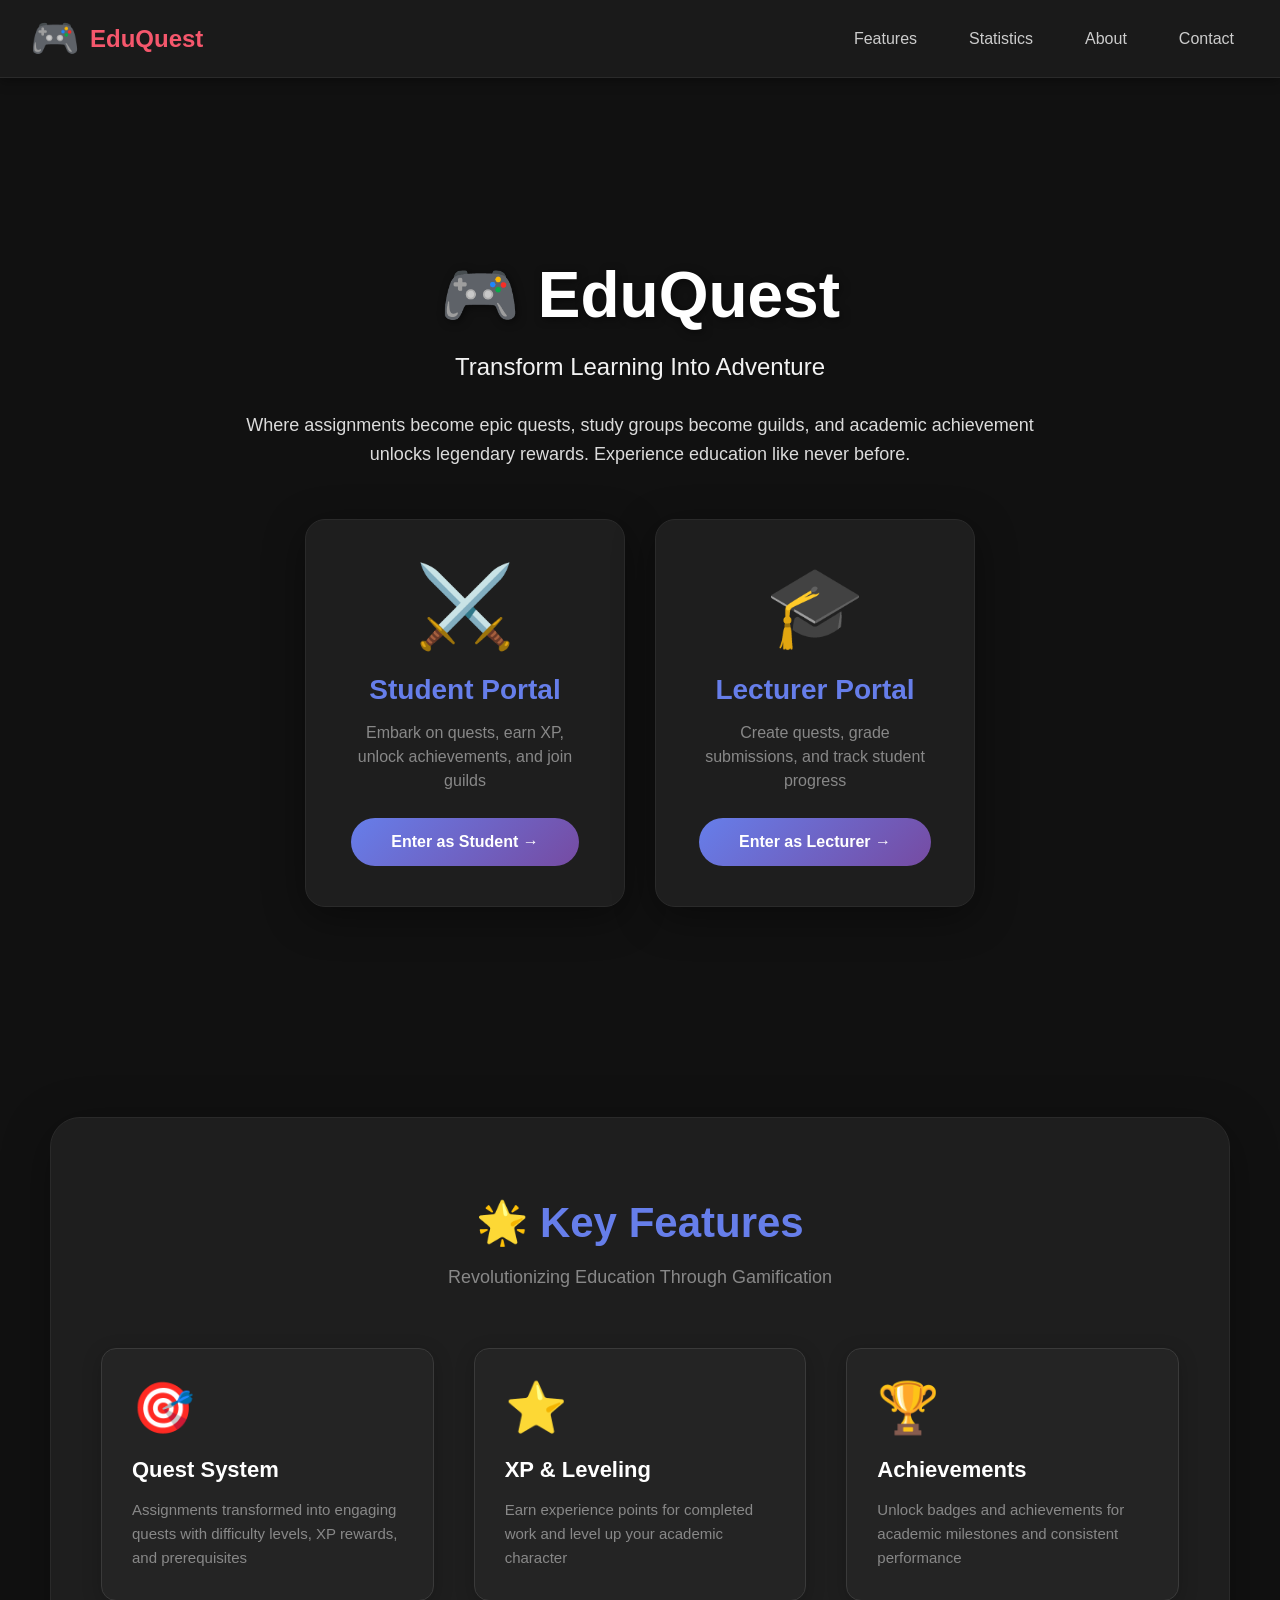
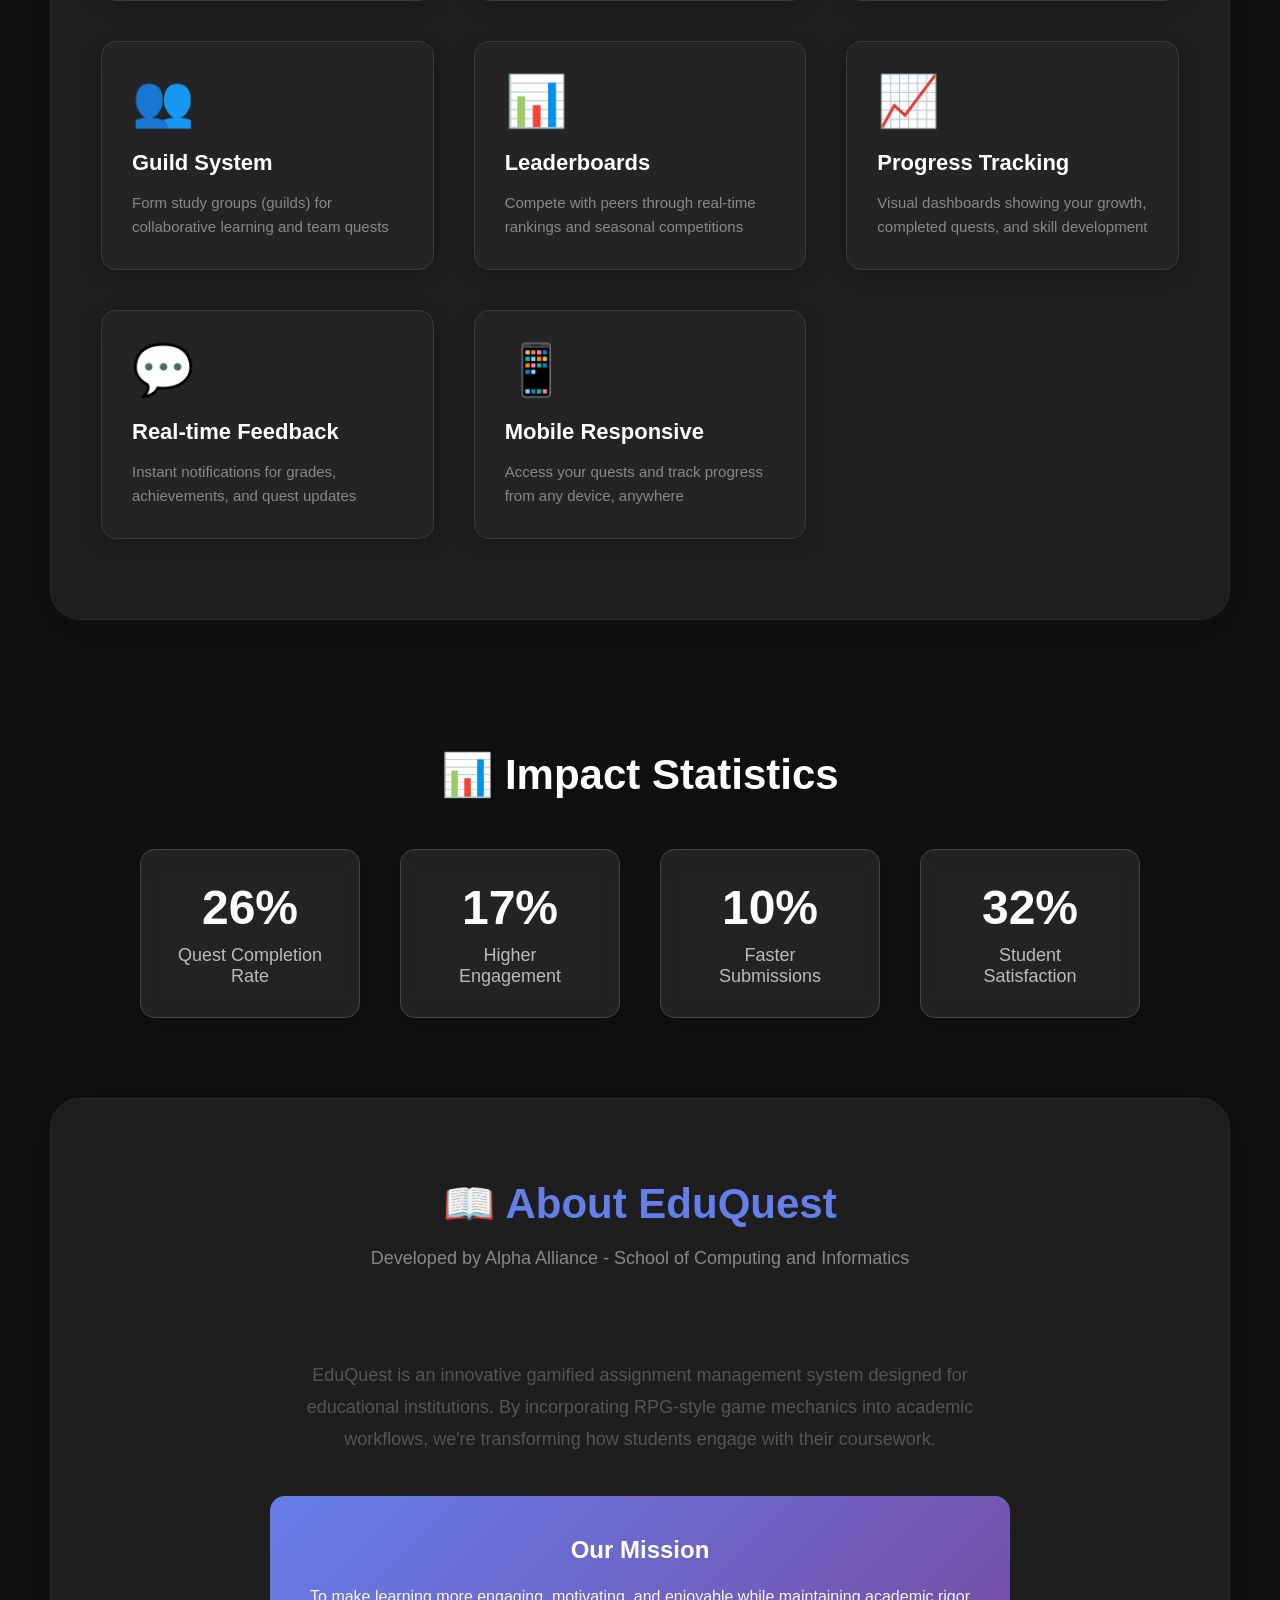
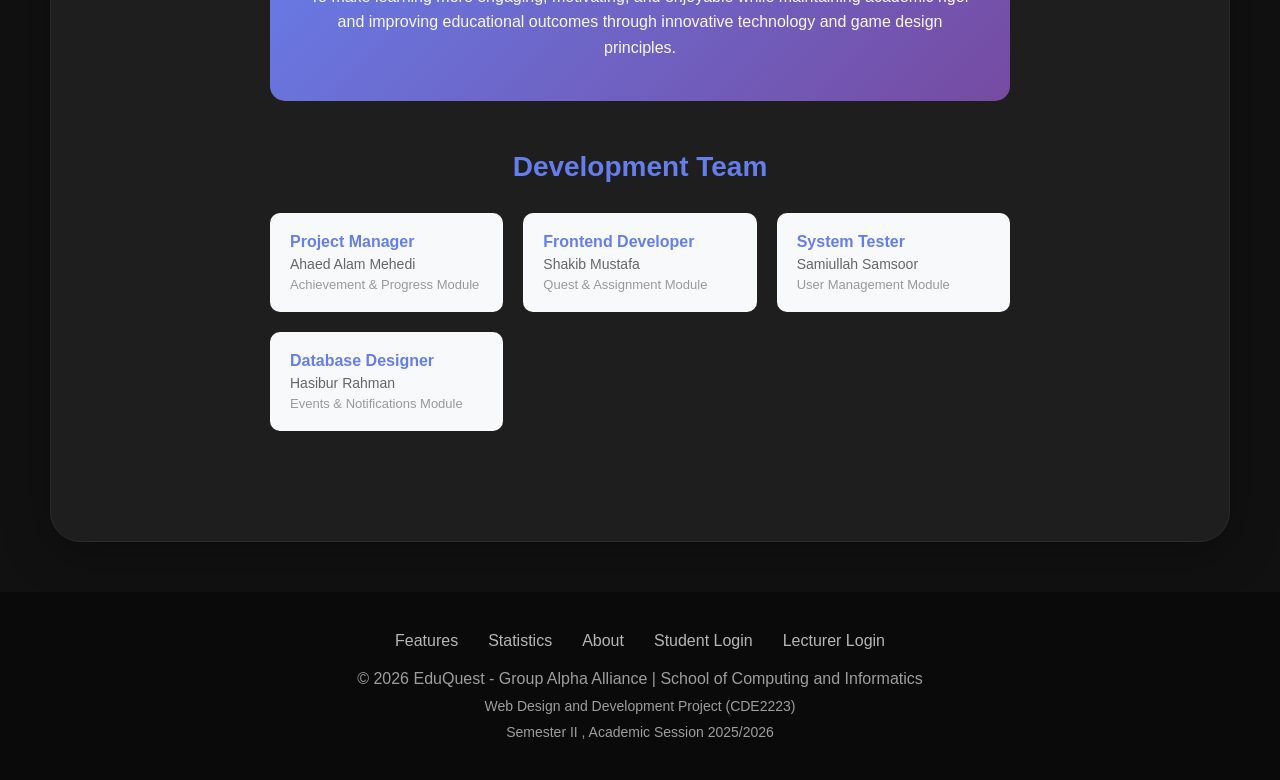
<file: index.html>
<!DOCTYPE html>
<html lang="en">
<head>
    <meta charset="UTF-8">
    <meta charset="UTF-8">
    <meta name="viewport" content="width=device-width, initial-scale=1.0">
    <title>Student Login - EduQuest</title>
    <link rel="stylesheet" href="theme.css">
        
</head>
<body>
    <!-- Navigation Bar -->
    <nav class="navbar">
        <a href="index.html" class="logo">
            <span class="logo-icon">🎮</span>
            <span>EduQuest</span>
        </a>
        <ul class="nav-links">
            <li><a href="#features">Features</a></li>
            <li><a href="#stats">Statistics</a></li>
            <li><a href="#about">About</a></li>
            <li><a href="#contact">Contact</a></li>
        </ul>
    </nav>

    <!-- Hero Section -->
    <section class="hero">
        <h1>🎮 EduQuest</h1>
        <p class="tagline">Transform Learning Into Adventure</p>
        <p class="subtitle">
            Where assignments become epic quests, study groups become guilds, 
            and academic achievement unlocks legendary rewards. 
            Experience education like never before.
        </p>

        <!-- Portal Selection -->
        <div class="portal-buttons">
            <a href="student-login.html" class="portal-card">
                <div class="portal-icon">⚔️</div>
                <h2>Student Portal</h2>
                <p>Embark on quests, earn XP, unlock achievements, and join guilds</p>
                <span class="portal-button">Enter as Student →</span>
            </a>

            <a href="lecturer-login.html" class="portal-card">
                <div class="portal-icon">🎓</div>
                <h2>Lecturer Portal</h2>
                <p>Create quests, grade submissions, and track student progress</p>
                <span class="portal-button">Enter as Lecturer →</span>
            </a>
        </div>
    </section>

    <!-- Features Section -->
    <section class="features" id="features">
        <h2>🌟 Key Features</h2>
        <p class="features-subtitle">Revolutionizing Education Through Gamification</p>

        <div class="features-grid">
            <div class="feature-card">
                <span class="feature-icon">🎯</span>
                <h3>Quest System</h3>
                <p>Assignments transformed into engaging quests with difficulty levels, XP rewards, and prerequisites</p>
            </div>

            <div class="feature-card">
                <span class="feature-icon">⭐</span>
                <h3>XP & Leveling</h3>
                <p>Earn experience points for completed work and level up your academic character</p>
            </div>

            <div class="feature-card">
                <span class="feature-icon">🏆</span>
                <h3>Achievements</h3>
                <p>Unlock badges and achievements for academic milestones and consistent performance</p>
            </div>

            <div class="feature-card">
                <span class="feature-icon">👥</span>
                <h3>Guild System</h3>
                <p>Form study groups (guilds) for collaborative learning and team quests</p>
            </div>

            <div class="feature-card">
                <span class="feature-icon">📊</span>
                <h3>Leaderboards</h3>
                <p>Compete with peers through real-time rankings and seasonal competitions</p>
            </div>

            <div class="feature-card">
                <span class="feature-icon">📈</span>
                <h3>Progress Tracking</h3>
                <p>Visual dashboards showing your growth, completed quests, and skill development</p>
            </div>

            <div class="feature-card">
                <span class="feature-icon">💬</span>
                <h3>Real-time Feedback</h3>
                <p>Instant notifications for grades, achievements, and quest updates</p>
            </div>

            <div class="feature-card">
                <span class="feature-icon">📱</span>
                <h3>Mobile Responsive</h3>
                <p>Access your quests and track progress from any device, anywhere</p>
            </div>
        </div>
    </section>

    <!-- Statistics Section -->
    <section class="stats" id="stats">
        <h2>📊 Impact Statistics</h2>
        <div class="stats-grid">
            <div class="stat-card">
                <span class="stat-number pulse">78%</span>
                <span class="stat-label">Quest Completion Rate</span>
            </div>

            <div class="stat-card">
                <span class="stat-number pulse">50%</span>
                <span class="stat-label">Higher Engagement</span>
            </div>

            <div class="stat-card">
                <span class="stat-number pulse">30%</span>
                <span class="stat-label">Faster Submissions</span>
            </div>

            <div class="stat-card">
                <span class="stat-number pulse">95%</span>
                <span class="stat-label">Student Satisfaction</span>
            </div>
        </div>
    </section>

    <!-- About Section -->
    <section class="features" id="about" style="margin-top: 0;">
        <h2>📖 About EduQuest</h2>
        <p class="features-subtitle">Developed by Alpha Alliance - School of Computing and Informatics</p>
        
        <div style="max-width: 800px; margin: 0 auto; text-align: center; padding: 30px;">
            <p style="font-size: 18px; line-height: 1.8; color: #555; margin-bottom: 30px;">
                EduQuest is an innovative gamified assignment management system designed for 
                educational institutions. By incorporating RPG-style game mechanics into academic 
                workflows, we're transforming how students engage with their coursework.
            </p>
            
            <div style="background: linear-gradient(135deg, #667eea 0%, #764ba2 100%); 
                        color: white; padding: 40px; border-radius: 15px; margin-top: 40px;">
                <h3 style="font-size: 24px; margin-bottom: 20px;">Our Mission</h3>
                <p style="font-size: 16px; line-height: 1.6; opacity: 0.95;">
                    To make learning more engaging, motivating, and enjoyable while 
                    maintaining academic rigor and improving educational outcomes through 
                    innovative technology and game design principles.
                </p>
            </div>

            <div style="margin-top: 50px;">
                <h3 style="font-size: 28px; margin-bottom: 30px; color: #667eea;">Development Team</h3>
                <div style="display: grid; grid-template-columns: repeat(auto-fit, minmax(200px, 1fr)); 
                            gap: 20px; text-align: left;">
                    <div style="background: #f8f9fa; padding: 20px; border-radius: 10px;">
                        <p style="font-weight: bold; color: #667eea; margin-bottom: 5px;">Project Manager</p>
                        <p style="font-size: 14px; color: #666;">Ahaed Alam Mehedi</p>
                        <p style="font-size: 13px; color: #999; margin-top: 5px;">Achievement & Progress Module</p>
                    </div>
                    
                    <div style="background: #f8f9fa; padding: 20px; border-radius: 10px;">
                        <p style="font-weight: bold; color: #667eea; margin-bottom: 5px;">Frontend Developer</p>
                        <p style="font-size: 14px; color: #666;">Shakib Mustafa</p>
                        <p style="font-size: 13px; color: #999; margin-top: 5px;">Quest & Assignment Module</p>
                    </div>
                    
                    <div style="background: #f8f9fa; padding: 20px; border-radius: 10px;">
                        <p style="font-weight: bold; color: #667eea; margin-bottom: 5px;">System Tester</p>
                        <p style="font-size: 14px; color: #666;">Samiullah Samsoor </p>
                        <p style="font-size: 13px; color: #999; margin-top: 5px;">User Management Module</p>
                    </div>
                    
                    <div style="background: #f8f9fa; padding: 20px; border-radius: 10px;">
                        <p style="font-weight: bold; color: #667eea; margin-bottom: 5px;">Database Designer</p>
                        <p style="font-size: 14px; color: #666;">Hasibur Rahman</p>
                        <p style="font-size: 13px; color: #999; margin-top: 5px;">Events & Notifications Module</p>
                    </div>
                </div>
            </div>
        </div>
    </section>

    <!-- Footer -->
    <footer class="footer" id="contact">
        <div class="footer-content">
            <div class="footer-links">
                <a href="#features">Features</a>
                <a href="#stats">Statistics</a>
                <a href="#about">About</a>
                <a href="student-login.html">Student Login</a>
                <a href="lecturer-login.html">Lecturer Login</a>
            </div>
            <p>© 2026 EduQuest - Group Alpha Alliance | School of Computing and Informatics</p>
            <p style="margin-top: 10px; font-size: 14px;">
                Web Design and Development Project (CDE2223)
 
            </p>
            <p style="margin-top: 10px; font-size: 14px;">
                Semester II , Academic Session 2025/2026
            </p>
        </div>
    </footer>

    <script>
        // Smooth scrolling for navigation links
        document.querySelectorAll('a[href^="#"]').forEach(anchor => {
            anchor.addEventListener('click', function (e) {
                e.preventDefault();
                const target = document.querySelector(this.getAttribute('href'));
                if (target) {
                    target.scrollIntoView({
                        behavior: 'smooth',
                        block: 'start'
                    });
                }
            });
        });

        // Add hover effect for portal cards
        const portalCards = document.querySelectorAll('.portal-card');
        portalCards.forEach(card => {
            card.addEventListener('mouseenter', function() {
                this.style.transform = 'translateY(-10px) scale(1.02)';
            });
            
            card.addEventListener('mouseleave', function() {
                this.style.transform = 'translateY(0) scale(1)';
            });
        });

        // Animated counter for statistics
        function animateValue(element, start, end, duration) {
            let startTimestamp = null;
            const step = (timestamp) => {
                if (!startTimestamp) startTimestamp = timestamp;
                const progress = Math.min((timestamp - startTimestamp) / duration, 1);
                const value = Math.floor(progress * (end - start) + start);
                element.textContent = value + (element.textContent.includes('%') ? '%' : '');
                if (progress < 1) {
                    window.requestAnimationFrame(step);
                }
            };
            window.requestAnimationFrame(step);
        }

        // Trigger animation when stats section is visible
        const observer = new IntersectionObserver((entries) => {
            entries.forEach(entry => {
                if (entry.isIntersecting) {
                    const statNumbers = document.querySelectorAll('.stat-number');
                    statNumbers.forEach(stat => {
                        const finalValue = parseInt(stat.textContent);
                        animateValue(stat, 0, finalValue, 2000);
                    });
                    observer.unobserve(entry.target);
                }
            });
        });

        const statsSection = document.querySelector('.stats');
        if (statsSection) {
            observer.observe(statsSection);
        }

        // Add fade-in animation on scroll for feature cards
        const featureCards = document.querySelectorAll('.feature-card');
        const cardObserver = new IntersectionObserver((entries) => {
            entries.forEach((entry, index) => {
                if (entry.isIntersecting) {
                    setTimeout(() => {
                        entry.target.style.opacity = '1';
                        entry.target.style.transform = 'translateY(0)';
                    }, index * 100);
                }
            });
        }, { threshold: 0.1 });

        featureCards.forEach(card => {
            card.style.opacity = '0';
            card.style.transform = 'translateY(30px)';
            card.style.transition = 'all 0.5s ease';
            cardObserver.observe(card);
        });

        // Console welcome message
        console.log('%c🎮 Welcome to EduQuest!', 'color: #667eea; font-size: 24px; font-weight: bold;');
        console.log('%cTransform Learning Into Adventure', 'color: #764ba2; font-size: 16px;');
        console.log('%cDeveloped by Group A17 - School of Computing and Informatics', 'color: #666; font-size: 12px;');
    </script>
</body>
</html>
</file>
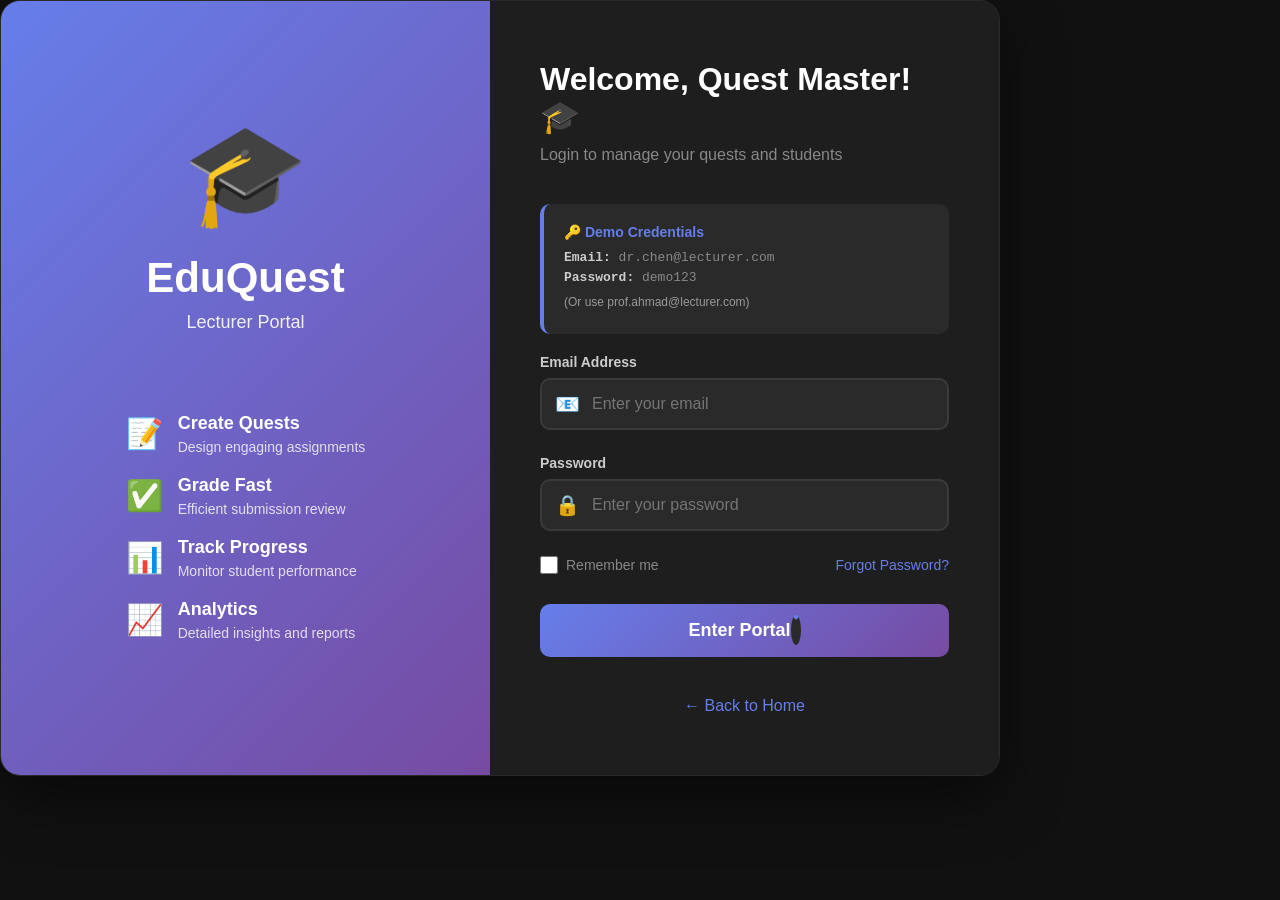
<file: analytics.html>
<!DOCTYPE html>
<html lang="en">
<head>
    <meta charset="UTF-8">
    <meta name="viewport" content="width=device-width, initial-scale=1.0">
    <title>Analytics - EduQuest</title>
    <link rel="stylesheet" href="theme.css">
</head>
<body>
    <!-- Navigation Bar -->
    <nav class="navbar">
        <div class="nav-left">
            <a href="index.html" class="logo">
                <span>🎓</span>
                <span>EduQuest</span>
            </a>
            <ul class="nav-menu">
                <li><a href="lecturer-dashboard.html">Dashboard</a></li>
                <li><a href="create-quest.html">Create Quest</a></li>
                <li><a href="grade-submission.html">Grade Submissions</a></li>
                <li><a href="analytics.html" class="active">Analytics</a></li>
            </ul>
        </div>
        <div class="nav-right">
            <button class="back-btn" onclick="window.location.href='lecturer-dashboard.html'">
                ← Back
            </button>
            <button class="logout-btn" onclick="logout()">Logout</button>
        </div>
    </nav>

    <!-- Main Container -->
    <div class="container">
        <!-- Page Header -->
        <div class="page-header">
            <h1>📊 Analytics Dashboard</h1>
            <div class="filter-controls">
                <select class="filter-select" id="timeFilter">
                    <option value="week">This Week</option>
                    <option value="month" selected>This Month</option>
                    <option value="semester">This Semester</option>
                    <option value="year">This Year</option>
                </select>
                <select class="filter-select" id="categoryFilter">
                    <option value="all">All Categories</option>
                    <option value="database">Database Design</option>
                    <option value="web">Web Development</option>
                    <option value="programming">Programming</option>
                </select>
            </div>
        </div>

        <!-- Stats Grid -->
        <div class="stats-grid">
            <div class="stat-card">
                <div class="stat-header">
                    <div class="stat-icon">👥</div>
                    <span class="stat-trend up">+12%</span>
                </div>
                <div class="stat-value">125</div>
                <div class="stat-label">Active Students</div>
            </div>

            <div class="stat-card">
                <div class="stat-header">
                    <div class="stat-icon">✅</div>
                    <span class="stat-trend up">+8%</span>
                </div>
                <div class="stat-value">87%</div>
                <div class="stat-label">Avg. Completion Rate</div>
            </div>

            <div class="stat-card">
                <div class="stat-header">
                    <div class="stat-icon">📊</div>
                    <span class="stat-trend up">+5%</span>
                </div>
                <div class="stat-value">84%</div>
                <div class="stat-label">Avg. Grade</div>
            </div>

            <div class="stat-card">
                <div class="stat-header">
                    <div class="stat-icon">⏰</div>
                    <span class="stat-trend down">-3%</span>
                </div>
                <div class="stat-value">92%</div>
                <div class="stat-label">On-Time Submissions</div>
            </div>
        </div>

        <!-- Content Grid -->
        <div class="content-grid">
            <!-- Left Column -->
            <div>
                <!-- Submission Trends Chart -->
                <div class="content-card">
                    <div class="card-header">
                        <div class="card-header-left">
                            <span class="card-header-icon">📈</span>
                            <h2>Submission Trends</h2>
                        </div>
                        <button class="export-btn" onclick="exportData('submissions')">📥 Export</button>
                    </div>
                    <div class="chart-container">
                        <div class="bar-chart">
                            <div style="display: flex; flex-direction: column; align-items: center; flex: 1;">
                                <div class="bar" style="height: 60%;">
                                    <div class="bar-value">45</div>
                                </div>
                                <div class="bar-label">Mon</div>
                            </div>
                            <div style="display: flex; flex-direction: column; align-items: center; flex: 1;">
                                <div class="bar" style="height: 75%;">
                                    <div class="bar-value">56</div>
                                </div>
                                <div class="bar-label">Tue</div>
                            </div>
                            <div style="display: flex; flex-direction: column; align-items: center; flex: 1;">
                                <div class="bar" style="height: 85%;">
                                    <div class="bar-value">64</div>
                                </div>
                                <div class="bar-label">Wed</div>
                            </div>
                            <div style="display: flex; flex-direction: column; align-items: center; flex: 1;">
                                <div class="bar" style="height: 70%;">
                                    <div class="bar-value">52</div>
                                </div>
                                <div class="bar-label">Thu</div>
                            </div>
                            <div style="display: flex; flex-direction: column; align-items: center; flex: 1;">
                                <div class="bar" style="height: 95%;">
                                    <div class="bar-value">72</div>
                                </div>
                                <div class="bar-label">Fri</div>
                            </div>
                            <div style="display: flex; flex-direction: column; align-items: center; flex: 1;">
                                <div class="bar" style="height: 40%;">
                                    <div class="bar-value">30</div>
                                </div>
                                <div class="bar-label">Sat</div>
                            </div>
                            <div style="display: flex; flex-direction: column; align-items: center; flex: 1;">
                                <div class="bar" style="height: 35%;">
                                    <div class="bar-value">26</div>
                                </div>
                                <div class="bar-label">Sun</div>
                            </div>
                        </div>
                    </div>
                </div>

                <!-- Quest Performance Table -->
                <div class="content-card">
                    <div class="card-header">
                        <div class="card-header-left">
                            <span class="card-header-icon">🎯</span>
                            <h2>Quest Performance</h2>
                        </div>
                        <button class="export-btn" onclick="exportData('quests')">📥 Export</button>
                    </div>
                    <table class="performance-table">
                        <thead>
                            <tr>
                                <th>Quest Name</th>
                                <th>Enrolled</th>
                                <th>Completed</th>
                                <th>Avg. Grade</th>
                                <th>Completion %</th>
                            </tr>
                        </thead>
                        <tbody>
                            <tr>
                                <td>
                                    <div class="quest-name">Database Normalization Master</div>
                                    <div class="quest-category">Database Design</div>
                                </td>
                                <td>32</td>
                                <td>28</td>
                                <td><strong style="color: #4caf50;">88%</strong></td>
                                <td>87.5%</td>
                            </tr>
                            <tr>
                                <td>
                                    <div class="quest-name">SQL Query Mastery</div>
                                    <div class="quest-category">Database Design</div>
                                </td>
                                <td>28</td>
                                <td>25</td>
                                <td><strong style="color: #4caf50;">85%</strong></td>
                                <td>89.3%</td>
                            </tr>
                            <tr>
                                <td>
                                    <div class="quest-name">Database Design Fundamentals</div>
                                    <div class="quest-category">Database Design</div>
                                </td>
                                <td>45</td>
                                <td>42</td>
                                <td><strong style="color: #4caf50;">82%</strong></td>
                                <td>93.3%</td>
                            </tr>
                            <tr>
                                <td>
                                    <div class="quest-name">ERD Design Workshop</div>
                                    <div class="quest-category">Database Design</div>
                                </td>
                                <td>38</td>
                                <td>35</td>
                                <td><strong style="color: #4caf50;">90%</strong></td>
                                <td>92.1%</td>
                            </tr>
                            <tr>
                                <td>
                                    <div class="quest-name">Advanced SQL Queries</div>
                                    <div class="quest-category">Database Design</div>
                                </td>
                                <td>22</td>
                                <td>18</td>
                                <td><strong style="color: #ff9800;">78%</strong></td>
                                <td>81.8%</td>
                            </tr>
                        </tbody>
                    </table>
                </div>
            </div>

            <!-- Right Sidebar -->
            <div>
                <!-- Category Performance -->
                <div class="content-card">
                    <div class="card-header">
                        <div class="card-header-left">
                            <span class="card-header-icon">📚</span>
                            <h2>Category Performance</h2>
                        </div>
                    </div>
                    <div class="progress-list">
                        <div class="progress-item">
                            <div class="progress-header">
                                <span class="progress-name">Database Design</span>
                                <span class="progress-value">92%</span>
                            </div>
                            <div class="progress-bar">
                                <div class="progress-fill" style="width: 92%"></div>
                            </div>
                        </div>

                        <div class="progress-item">
                            <div class="progress-header">
                                <span class="progress-name">Web Development</span>
                                <span class="progress-value">85%</span>
                            </div>
                            <div class="progress-bar">
                                <div class="progress-fill" style="width: 85%"></div>
                            </div>
                        </div>

                        <div class="progress-item">
                            <div class="progress-header">
                                <span class="progress-name">Programming</span>
                                <span class="progress-value">88%</span>
                            </div>
                            <div class="progress-bar">
                                <div class="progress-fill" style="width: 88%"></div>
                            </div>
                        </div>

                        <div class="progress-item">
                            <div class="progress-header">
                                <span class="progress-name">Algorithms</span>
                                <span class="progress-value">78%</span>
                            </div>
                            <div class="progress-bar">
                                <div class="progress-fill" style="width: 78%"></div>
                            </div>
                        </div>

                        <div class="progress-item">
                            <div class="progress-header">
                                <span class="progress-name">Security</span>
                                <span class="progress-value">81%</span>
                            </div>
                            <div class="progress-bar">
                                <div class="progress-fill" style="width: 81%"></div>
                            </div>
                        </div>
                    </div>
                </div>

                <!-- Top Performers -->
                <div class="content-card">
                    <div class="card-header">
                        <div class="card-header-left">
                            <span class="card-header-icon">🏆</span>
                            <h2>Top Performers</h2>
                        </div>
                    </div>
                    <div class="performers-list">
                        <div class="performer-item">
                            <div class="performer-rank">#1</div>
                            <div class="performer-avatar">👑</div>
                            <div class="performer-info">
                                <div class="performer-name">Sarah Williams</div>
                                <div class="performer-stats">25 quests • 95% avg</div>
                            </div>
                            <div class="performer-score">2,500</div>
                        </div>

                        <div class="performer-item">
                            <div class="performer-rank">#2</div>
                            <div class="performer-avatar">⚔️</div>
                            <div class="performer-info">
                                <div class="performer-name">Alex Johnson</div>
                                <div class="performer-stats">12 quests • 88% avg</div>
                            </div>
                            <div class="performer-score">1,850</div>
                        </div>

                        <div class="performer-item">
                            <div class="performer-rank">#3</div>
                            <div class="performer-avatar">🛡️</div>
                            <div class="performer-info">
                                <div class="performer-name">Mike Chen</div>
                                <div class="performer-stats">10 quests • 85% avg</div>
                            </div>
                            <div class="performer-score">1,200</div>
                        </div>

                        <div class="performer-item">
                            <div class="performer-rank">#4</div>
                            <div class="performer-avatar">🎨</div>
                            <div class="performer-info">
                                <div class="performer-name">Emma Davis</div>
                                <div class="performer-stats">8 quests • 82% avg</div>
                            </div>
                            <div class="performer-score">950</div>
                        </div>

                        <div class="performer-item">
                            <div class="performer-rank">#5</div>
                            <div class="performer-avatar">⚡</div>
                            <div class="performer-info">
                                <div class="performer-name">John Smith</div>
                                <div class="performer-stats">6 quests • 80% avg</div>
                            </div>
                            <div class="performer-score">600</div>
                        </div>
                    </div>
                </div>
            </div>
        </div>
    </div>

    <script>
        // Check authentication
        function checkAuth() {
            const currentUser = sessionStorage.getItem('currentUser');
            if (!currentUser) {
                window.location.href = 'lecturer-login.html';
                return null;
            }
            return JSON.parse(currentUser);
        }

        // Logout function
        function logout() {
            sessionStorage.removeItem('currentUser');
            window.location.href = 'lecturer-login.html';
        }

        // Export data
        function exportData(type) {
            alert(`📥 Exporting ${type} data to CSV...\n\nDownload will start shortly.`);
        }

        // Initialize
        window.addEventListener('DOMContentLoaded', function() {
            checkAuth();
        });

        console.log('%c📊 Analytics Dashboard Loaded', 'color: #f5576c; font-size: 16px; font-weight: bold;');
        console.log('%cShowing data for: This Month', 'color: #f093fb; font-size: 14px;');
    </script>
</body>
</html>
</file>
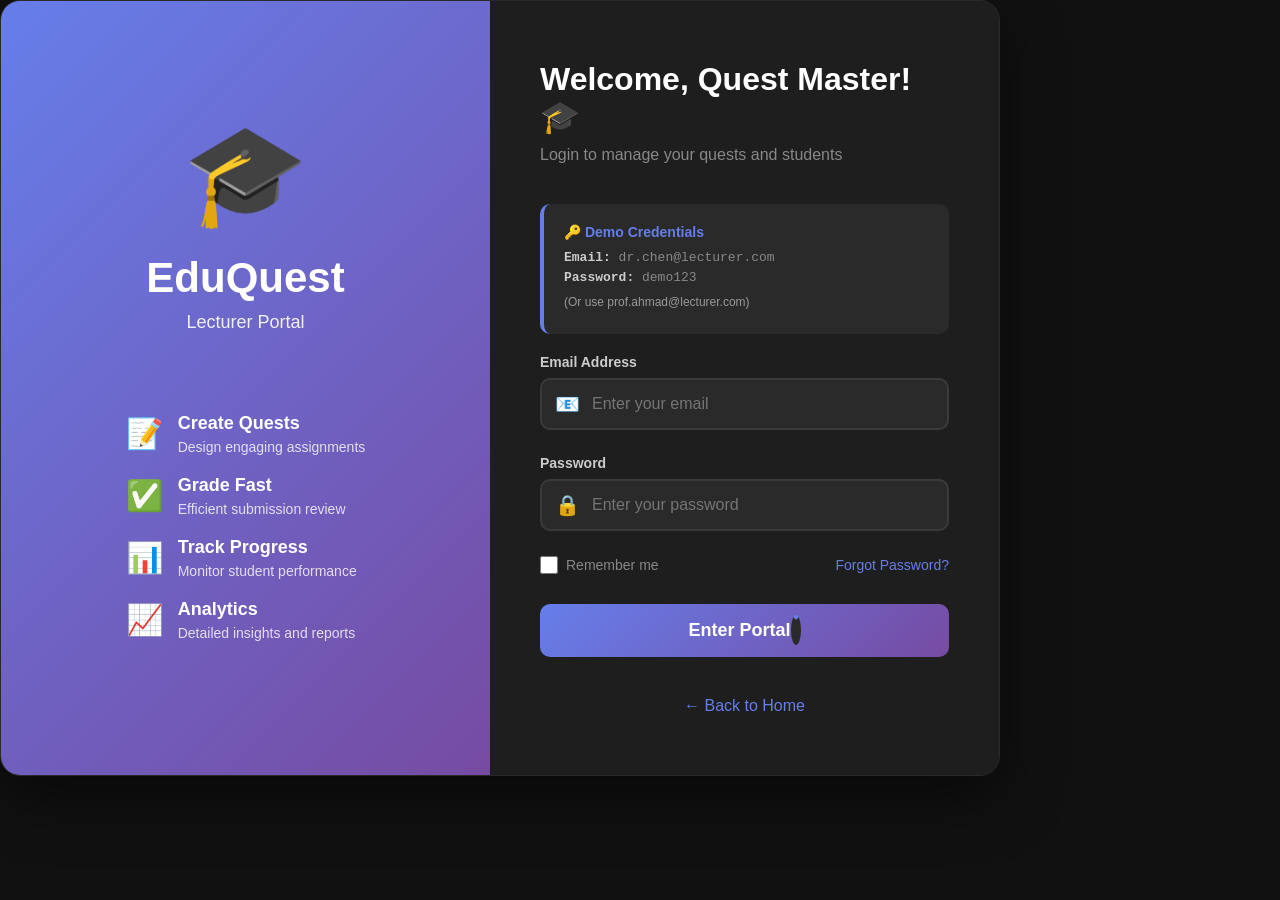
<file: create-quest.html>
<!DOCTYPE html>
<html lang="en">
<head>
    <meta charset="UTF-8">
    <meta name="viewport" content="width=device-width, initial-scale=1.0">
    <title>Create Quest - EduQuest</title>
    <link rel="stylesheet" href="theme.css">
</head>
<body>
    <!-- Navigation Bar -->
    <nav class="navbar">
        <div class="nav-left">
            <a href="index.html" class="logo">
                <span>🎓</span>
                <span>EduQuest</span>
            </a>
            <ul class="nav-menu">
                <li><a href="lecturer-dashboard.html">Dashboard</a></li>
                <li><a href="create-quest.html" class="active">Create Quest</a></li>
                <li><a href="grade-submission.html">Grade Submissions</a></li>
                <li><a href="analytics.html">Analytics</a></li>
            </ul>
        </div>
        <div class="nav-right">
            <button class="back-btn" onclick="window.location.href='lecturer-dashboard.html'">
                ← Back to Dashboard
            </button>
            <button class="logout-btn" onclick="logout()">Logout</button>
        </div>
    </nav>

    <!-- Main Container -->
    <div class="container">
        <!-- Page Header -->
        <div class="page-header">
            <h1>📝 Create New Quest</h1>
            <p>Design an engaging assignment for your students</p>
        </div>

        <!-- Form Card -->
        <div class="form-card">
            <form id="questForm">
                <!-- Basic Information -->
                <div class="form-section">
                    <h2 class="section-title">
                        <span class="section-icon">📋</span>
                        Basic Information
                    </h2>

                    <div class="form-group">
                        <label class="form-label">Quest Title <span class="required">*</span></label>
                        <input 
                            type="text" 
                            class="form-input" 
                            id="questTitle"
                            placeholder="e.g., Database Normalization Master"
                            required
                        >
                        <div class="form-hint">Choose a clear, descriptive title</div>
                    </div>

                    <div class="form-group">
                        <label class="form-label">Quest Icon <span class="required">*</span></label>
                        <select class="form-select" id="questIcon" required>
                            <option value="">Select an icon</option>
                            <option value="📊">📊 Database</option>
                            <option value="🌐">🌐 Web Development</option>
                            <option value="💻">💻 Programming</option>
                            <option value="🎨">🎨 Design</option>
                            <option value="🔒">🔒 Security</option>
                            <option value="📱">📱 Mobile</option>
                            <option value="🤖">🤖 AI/ML</option>
                            <option value="🔌">🔌 API</option>
                        </select>
                    </div>

                    <div class="form-group">
                        <label class="form-label">Category <span class="required">*</span></label>
                        <select class="form-select" id="category" required>
                            <option value="">Select category</option>
                            <option value="database">Database Design</option>
                            <option value="web">Web Development</option>
                            <option value="programming">Programming</option>
                            <option value="algorithms">Algorithms</option>
                            <option value="networking">Networking</option>
                            <option value="security">Security</option>
                        </select>
                    </div>

                    <div class="form-group">
                        <label class="form-label">Description <span class="required">*</span></label>
                        <textarea 
                            class="form-textarea" 
                            id="description"
                            placeholder="Describe the quest objectives, what students will learn, and expected outcomes..."
                            required
                        ></textarea>
                        <div class="form-hint">Provide clear learning objectives and expectations</div>
                    </div>
                </div>

                <!-- Quest Configuration -->
                <div class="form-section">
                    <h2 class="section-title">
                        <span class="section-icon">⚙️</span>
                        Quest Configuration
                    </h2>

                    <div class="form-group">
                        <label class="form-label">Difficulty Level <span class="required">*</span></label>
                        <div class="difficulty-options">
                            <div class="difficulty-option">
                                <input type="radio" id="easy" name="difficulty" value="easy" required>
                                <label for="easy" class="difficulty-label">
                                    <span class="icon">🟢</span>
                                    Easy
                                </label>
                            </div>
                            <div class="difficulty-option">
                                <input type="radio" id="medium" name="difficulty" value="medium">
                                <label for="medium" class="difficulty-label">
                                    <span class="icon">🟡</span>
                                    Medium
                                </label>
                            </div>
                            <div class="difficulty-option">
                                <input type="radio" id="hard" name="difficulty" value="hard">
                                <label for="hard" class="difficulty-label">
                                    <span class="icon">🔴</span>
                                    Hard
                                </label>
                            </div>
                            <div class="difficulty-option">
                                <input type="radio" id="epic" name="difficulty" value="epic">
                                <label for="epic" class="difficulty-label">
                                    <span class="icon">🟣</span>
                                    Epic
                                </label>
                            </div>
                        </div>
                    </div>

                    <div class="form-grid">
                        <div class="form-group">
                            <label class="form-label">XP Reward <span class="required">*</span></label>
                            <input 
                                type="number" 
                                class="form-input" 
                                id="xpReward"
                                min="50"
                                max="1000"
                                step="50"
                                placeholder="e.g., 350"
                                required
                            >
                            <div class="form-hint">50-200 (Easy), 200-400 (Medium), 400-600 (Hard), 600+ (Epic)</div>
                        </div>

                        <div class="form-group">
                            <label class="form-label">Deadline <span class="required">*</span></label>
                            <input 
                                type="date" 
                                class="form-input" 
                                id="deadline"
                                required
                            >
                            <div class="form-hint">When students must submit by</div>
                        </div>
                    </div>

                    <div class="form-group">
                        <label class="form-label">Quest Type</label>
                        <div class="checkbox-group">
                            <input type="checkbox" id="allowGuild" name="questType">
                            <label for="allowGuild">Allow Guild Submissions (Collaborative)</label>
                        </div>
                        <div class="checkbox-group">
                            <input type="checkbox" id="allowResubmit" name="questType">
                            <label for="allowResubmit">Allow Resubmission</label>
                        </div>
                    </div>
                </div>

                <!-- Requirements -->
                <div class="form-section">
                    <h2 class="section-title">
                        <span class="section-icon">✅</span>
                        Requirements
                    </h2>

                    <div class="form-group">
                        <label class="form-label">Quest Requirements <span class="required">*</span></label>
                        <textarea 
                            class="form-textarea" 
                            id="requirements"
                            placeholder="List the specific requirements students must complete:
- Requirement 1
- Requirement 2
- Requirement 3"
                            required
                        ></textarea>
                        <div class="form-hint">Use bullet points for clarity</div>
                    </div>

                    <div class="form-group">
                        <label class="form-label">Prerequisites (Optional)</label>
                        <select class="form-select" id="prerequisites" multiple>
                            <option value="">No prerequisites</option>
                            <option value="1">Database Fundamentals</option>
                            <option value="2">SQL Basics</option>
                            <option value="3">HTML/CSS Basics</option>
                            <option value="4">JavaScript Fundamentals</option>
                        </select>
                        <div class="form-hint">Hold Ctrl/Cmd to select multiple</div>
                    </div>
                </div>

                <!-- Learning Materials -->
                <div class="form-section">
                    <h2 class="section-title">
                        <span class="section-icon">📚</span>
                        Learning Materials
                    </h2>

                    <div class="form-group">
                        <label class="form-label">Upload Materials (Optional)</label>
                        <div class="file-upload-area" onclick="document.getElementById('fileInput').click()">
                            <div class="file-upload-icon">📁</div>
                            <p><strong>Click to upload</strong> or drag and drop</p>
                            <p style="font-size: 12px; color: #999; margin-top: 5px;">
                                PDF, DOCX, PPTX, ZIP (Max 50MB)
                            </p>
                            <input type="file" id="fileInput" multiple accept=".pdf,.doc,.docx,.ppt,.pptx,.zip">
                        </div>
                        <div class="file-list" id="fileList"></div>
                    </div>

                    <div class="form-group">
                        <label class="form-label">External Resources (Optional)</label>
                        <input 
                            type="url" 
                            class="form-input" 
                            id="resourceUrl"
                            placeholder="https://example.com/resource"
                        >
                        <div class="form-hint">Link to external tutorials, documentation, or references</div>
                    </div>
                </div>

                <!-- Grading Rubric -->
                <div class="form-section">
                    <h2 class="section-title">
                        <span class="section-icon">📊</span>
                        Grading Rubric
                    </h2>

                    <div class="form-group">
                        <label class="form-label">Grading Criteria <span class="required">*</span></label>
                        <textarea 
                            class="form-textarea" 
                            id="rubric"
                            placeholder="Define your grading criteria:
- Code Quality (30%)
- Functionality (40%)
- Documentation (20%)
- Creativity (10%)"
                            required
                        ></textarea>
                    </div>

                    <div class="xp-calculator">
                        <strong>XP Award Formula:</strong> Grade (%) × Base XP Reward
                        <div class="xp-result" id="xpExample">
                            Example: 85% × 350 XP = 298 XP
                        </div>
                    </div>
                </div>

                <!-- Form Actions -->
                <div class="form-actions">
                    <button type="button" class="btn btn-cancel" onclick="cancelQuest()">
                        ✕ Cancel
                    </button>
                    <button type="button" class="btn btn-secondary" onclick="saveDraft()">
                        💾 Save as Draft
                    </button>
                    <button type="submit" class="btn btn-primary">
                        🚀 Publish Quest
                    </button>
                </div>
            </form>
        </div>
    </div>

    <script>
        // Check authentication
        function checkAuth() {
            const currentUser = sessionStorage.getItem('currentUser');
            if (!currentUser) {
                window.location.href = 'lecturer-login.html';
                return null;
            }
            return JSON.parse(currentUser);
        }

        // Logout function
        function logout() {
            sessionStorage.removeItem('currentUser');
            window.location.href = 'lecturer-login.html';
        }

        // File upload handler
        document.getElementById('fileInput').addEventListener('change', function(e) {
            const fileList = document.getElementById('fileList');
            fileList.innerHTML = '';
            
            if (this.files.length > 0) {
                Array.from(this.files).forEach((file, index) => {
                    const fileItem = document.createElement('div');
                    fileItem.className = 'file-item';
                    fileItem.innerHTML = `
                        <span>📄 ${file.name} (${(file.size / 1024 / 1024).toFixed(2)} MB)</span>
                        <button type="button" class="remove-file" onclick="removeFile(${index})">Remove</button>
                    `;
                    fileList.appendChild(fileItem);
                });
            }
        });

        // Remove file
        function removeFile(index) {
            const fileInput = document.getElementById('fileInput');
            const dt = new DataTransfer();
            const files = Array.from(fileInput.files);
            
            files.forEach((file, i) => {
                if (i !== index) {
                    dt.items.add(file);
                }
            });
            
            fileInput.files = dt.files;
            fileInput.dispatchEvent(new Event('change'));
        }

        // Update XP example
        document.getElementById('xpReward').addEventListener('input', function() {
            const xp = this.value || 350;
            document.getElementById('xpExample').textContent = `Example: 85% × ${xp} XP = ${Math.round(xp * 0.85)} XP`;
        });

        // Form submission (PERSIST QUEST)
document.getElementById('questForm').addEventListener('submit', function(e) {
    e.preventDefault();

    const currentUser = checkAuth(); // lecturer info

    const quest = {
        id: Date.now(),                    // unique quest ID
        title: document.getElementById('questTitle').value,
        icon: document.getElementById('questIcon').value,
        category: document.getElementById('category').value,
        description: document.getElementById('description').value,
        difficulty: document.querySelector('input[name="difficulty"]:checked').value,
        xpReward: parseInt(document.getElementById('xpReward').value),
        deadline: document.getElementById('deadline').value,

        allowGuild: document.getElementById('allowGuild').checked,
        allowResubmit: document.getElementById('allowResubmit').checked,

        requirements: document.getElementById('requirements').value,
        rubric: document.getElementById('rubric').value,

        lecturerId: currentUser?.id || null,
        lecturerName: currentUser?.name || "Lecturer",

        createdAt: new Date().toISOString(),
        status: "published"               // important for student filtering
    };

    // 🔐 Load existing quests
    const quests = JSON.parse(localStorage.getItem('quests')) || [];

    // ➕ Add new quest
    quests.push(quest);

    // 💾 Save back
    localStorage.setItem('quests', JSON.stringify(quests));

    console.log('Quest saved:', quest);

    alert('✓ Quest published successfully!\n\nStudents can now see this quest on the Quest Board.');

    setTimeout(() => {
        window.location.href = 'lecturer-dashboard.html';
    }, 800);
});


        // Save draft
        function saveDraft() {
            alert('💾 Quest saved as draft!\n\nYou can continue editing later.');
        }

        // Cancel quest
        function cancelQuest() {
            if (confirm('Are you sure you want to cancel? All unsaved changes will be lost.')) {
                window.location.href = 'lecturer-dashboard.html';
            }
        }

        // Set minimum date to today
        const today = new Date().toISOString().split('T')[0];
        document.getElementById('deadline').setAttribute('min', today);

        // Initialize
        window.addEventListener('DOMContentLoaded', function() {
            checkAuth();
        });

        console.log('%c📝 Create Quest Loaded', 'color: #f5576c; font-size: 16px; font-weight: bold;');
    </script>
</body>
</html>
</file>
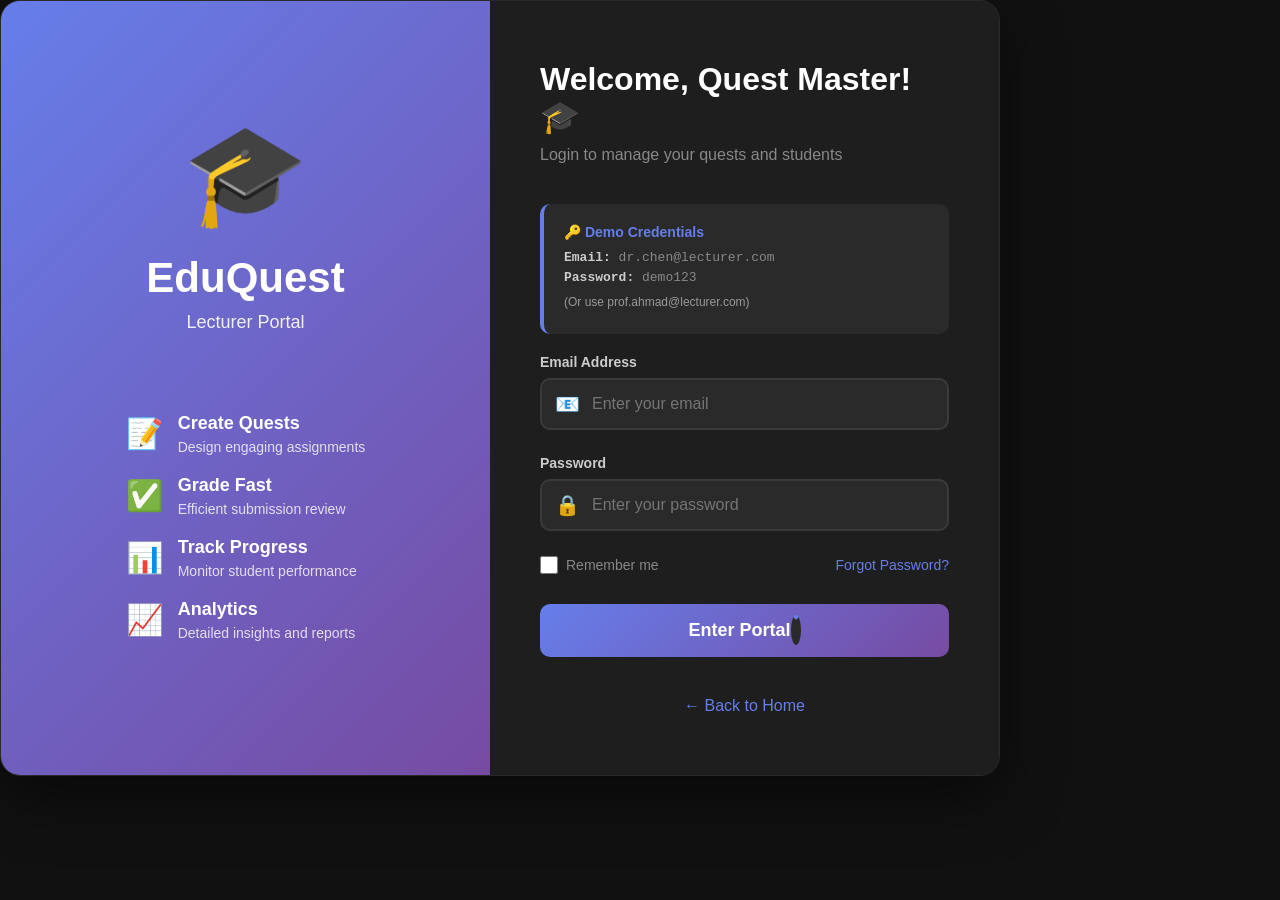
<file: grade-submission.html>
<!DOCTYPE html>
<html lang="en">
<head>
    <meta charset="UTF-8">
    <meta name="viewport" content="width=device-width, initial-scale=1.0">
    <title>Grade Submission - EduQuest</title>
    <link rel="stylesheet" href="theme.css">
</head>
<body>
    <!-- Navigation Bar -->
    <nav class="navbar">
        <div class="nav-left">
            <a href="index.html" class="logo">
                <span>🎓</span>
                <span>EduQuest</span>
            </a>
            <ul class="nav-menu">
                <li><a href="lecturer-dashboard.html">Dashboard</a></li>
                <li><a href="create-quest.html">Create Quest</a></li>
                <li><a href="grade-submission.html" class="active">Grade Submissions</a></li>
                <li><a href="analytics.html">Analytics</a></li>
            </ul>
        </div>
        <div class="nav-right">
            <button class="back-btn" onclick="window.location.href='lecturer-dashboard.html'">
                ← Back
            </button>
            <button class="logout-btn" onclick="logout()">Logout</button>
        </div>
    </nav>

    <!-- Main Container -->
    <div class="container">
        <!-- Submission Header -->
        <div class="submission-header">
            <div class="header-content">
                <div class="student-info">
                    <div class="student-avatar-large">⚔️</div>
                    <div class="student-details">
                        <h1>Alex Johnson's Submission</h1>
                        <p>Level 7 • DragonSlayer • alex@student.com</p>
                    </div>
                </div>

                <div class="submission-meta">
                    <div class="meta-badge">
                        <span class="meta-label">Submitted</span>
                        <span class="meta-value">2 hours ago</span>
                    </div>
                    <div class="meta-badge">
                        <span class="meta-label">Status</span>
                        <span class="meta-value">Pending Review</span>
                    </div>
                    <div class="meta-badge">
                        <span class="meta-label">Quest XP</span>
                        <span class="meta-value">350 XP</span>
                    </div>
                </div>
            </div>
        </div>

        <!-- Content Grid -->
        <div class="content-grid">
            <!-- Left Column -->
            <div>
                <!-- Quest Information -->
                <div class="content-card">
                    <div class="card-header">
                        <span class="card-header-icon">📊</span>
                        <h2>Quest Information</h2>
                    </div>

                    <div class="quest-info-section">
                        <div class="info-item">
                            <span class="info-label">Quest Title:</span>
                            <span class="info-value">Database Normalization Master</span>
                        </div>
                        <div class="info-item">
                            <span class="info-label">Category:</span>
                            <span class="info-value">Database Design</span>
                        </div>
                        <div class="info-item">
                            <span class="info-label">Difficulty:</span>
                            <span class="info-value">🔴 Hard</span>
                        </div>
                        <div class="info-item">
                            <span class="info-label">Deadline:</span>
                            <span class="info-value">Feb 3, 2026</span>
                        </div>
                        <div class="info-item">
                            <span class="info-label">Submission Type:</span>
                            <span class="info-value">Individual</span>
                        </div>
                    </div>

                    <div class="rubric-section">
                        <strong style="display: block; margin-bottom: 15px;">Grading Rubric:</strong>
                        <div class="rubric-item">
                            <span class="rubric-name">Normalization to 3NF</span>
                            <span class="rubric-weight">40%</span>
                        </div>
                        <div class="rubric-item">
                            <span class="rubric-name">ERD Quality</span>
                            <span class="rubric-weight">30%</span>
                        </div>
                        <div class="rubric-item">
                            <span class="rubric-name">Documentation</span>
                            <span class="rubric-weight">20%</span>
                        </div>
                        <div class="rubric-item">
                            <span class="rubric-name">SQL Implementation</span>
                            <span class="rubric-weight">10%</span>
                        </div>
                    </div>
                </div>

                <!-- Submitted Files -->
                <div class="content-card">
                    <div class="card-header">
                        <span class="card-header-icon">📎</span>
                        <h2>Submitted Files</h2>
                    </div>

                    <div class="files-list">
                        <div class="file-item">
                            <div class="file-info">
                                <span class="file-icon">📄</span>
                                <div class="file-details">
                                    <h4>database_normalization_report.pdf</h4>
                                    <p>2.4 MB • Uploaded 2 hours ago</p>
                                </div>
                            </div>
                            <button class="download-btn" onclick="downloadFile('report')">Download</button>
                        </div>

                        <div class="file-item">
                            <div class="file-info">
                                <span class="file-icon">💾</span>
                                <div class="file-details">
                                    <h4>schema_implementation.sql</h4>
                                    <p>45 KB • Uploaded 2 hours ago</p>
                                </div>
                            </div>
                            <button class="download-btn" onclick="downloadFile('sql')">Download</button>
                        </div>

                        <div class="file-item">
                            <div class="file-info">
                                <span class="file-icon">🖼️</span>
                                <div class="file-details">
                                    <h4>erd_diagram.png</h4>
                                    <p>1.1 MB • Uploaded 2 hours ago</p>
                                </div>
                            </div>
                            <button class="download-btn" onclick="downloadFile('erd')">Download</button>
                        </div>
                    </div>

                    <div style="margin-top: 20px; padding: 15px; background: #f8f9fa; border-radius: 10px;">
                        <strong>Student Comments:</strong>
                        <p style="margin-top: 10px; color: #666; line-height: 1.6;">
                            "I've completed all normalization steps up to 3NF and provided detailed explanations for each step. The ERD includes all entities, relationships, and cardinalities. SQL implementation includes all CREATE TABLE statements with proper constraints."
                        </p>
                    </div>
                </div>

                <!-- Grading Section -->
                <div class="content-card">
                    <div class="card-header">
                        <span class="card-header-icon">✅</span>
                        <h2>Grade Submission</h2>
                    </div>

                    <form class="grading-form" id="gradingForm">
                        <div class="form-group">
                            <label class="form-label">Final Grade (%)</label>
                            <div class="grade-input-container">
                                <input 
                                    type="number" 
                                    class="grade-input" 
                                    id="gradeInput"
                                    min="0"
                                    max="100"
                                    placeholder="0"
                                    required
                                >
                                <span class="grade-suffix">%</span>
                            </div>
                            <div class="xp-calculator-result">
                                <h3>XP to be Awarded</h3>
                                <div class="xp-value" id="xpResult">0 XP</div>
                            </div>
                        </div>

                        <div class="form-group">
                            <label class="form-label">Feedback for Student</label>
                            <textarea 
                                class="form-textarea" 
                                id="feedbackText"
                                placeholder="Provide constructive feedback on the submission..."
                                required
                            ></textarea>
                        </div>

                        <div class="form-actions">
                            <button type="button" class="btn btn-secondary" onclick="rejectSubmission()">
                                ✕ Request Resubmission
                            </button>
                            <button type="submit" class="btn btn-primary">
                                ✓ Submit Grade
                            </button>
                        </div>
                    </form>
                </div>
            </div>

            <!-- Right Sidebar -->
            <div>
                <!-- Student Performance -->
                <div class="content-card">
                    <div class="card-header">
                        <span class="card-header-icon">📊</span>
                        <h2>Student Stats</h2>
                    </div>

                    <div class="stats-grid">
                        <div class="stat-item">
                            <span class="stat-label">Current Level</span>
                            <span class="stat-value">Level 7</span>
                        </div>
                        <div class="stat-item">
                            <span class="stat-label">Total XP</span>
                            <span class="stat-value">1,850</span>
                        </div>
                        <div class="stat-item">
                            <span class="stat-label">Quests Completed</span>
                            <span class="stat-value">12</span>
                        </div>
                        <div class="stat-item">
                            <span class="stat-label">Average Grade</span>
                            <span class="stat-value">88%</span>
                        </div>
                        <div class="stat-item">
                            <span class="stat-label">Submission Rate</span>
                            <span class="stat-value">92%</span>
                        </div>
                        <div class="stat-item">
                            <span class="stat-label">Current Rank</span>
                            <span class="stat-value">#2</span>
                        </div>
                    </div>
                </div>

                <!-- Previous Submissions -->
                <div class="content-card">
                    <div class="card-header">
                        <span class="card-header-icon">📚</span>
                        <h2>Previous Submissions</h2>
                    </div>

                    <div style="display: flex; flex-direction: column; gap: 12px;">
                        <div style="padding: 12px; background: #f8f9fa; border-radius: 8px;">
                            <div style="font-weight: 600; color: #333; margin-bottom: 5px;">SQL Query Mastery</div>
                            <div style="font-size: 13px; color: #666;">Grade: <strong style="color: #4caf50;">92%</strong></div>
                            <div style="font-size: 12px; color: #999; margin-top: 3px;">2 weeks ago</div>
                        </div>

                        <div style="padding: 12px; background: #f8f9fa; border-radius: 8px;">
                            <div style="font-weight: 600; color: #333; margin-bottom: 5px;">Database Fundamentals</div>
                            <div style="font-size: 13px; color: #666;">Grade: <strong style="color: #4caf50;">85%</strong></div>
                            <div style="font-size: 12px; color: #999; margin-top: 3px;">1 month ago</div>
                        </div>

                        <div style="padding: 12px; background: #f8f9fa; border-radius: 8px;">
                            <div style="font-weight: 600; color: #333; margin-bottom: 5px;">ERD Design Basics</div>
                            <div style="font-size: 13px; color: #666;">Grade: <strong style="color: #4caf50;">90%</strong></div>
                            <div style="font-size: 12px; color: #999; margin-top: 3px;">1 month ago</div>
                        </div>
                    </div>
                </div>
            </div>
        </div>
    </div>

    <script>
        // Check authentication
        function checkAuth() {
            const currentUser = sessionStorage.getItem('currentUser');
            if (!currentUser) {
                window.location.href = 'lecturer-login.html';
                return null;
            }
            return JSON.parse(currentUser);
        }

        // Logout function
        function logout() {
            sessionStorage.removeItem('currentUser');
            window.location.href = 'lecturer-login.html';
        }

        // Calculate XP based on grade
        const baseXP = 350;
        document.getElementById('gradeInput').addEventListener('input', function() {
            const grade = parseFloat(this.value) || 0;
            const xp = Math.round((grade / 100) * baseXP);
            document.getElementById('xpResult').textContent = `${xp} XP`;
        });

        // Download file
        function downloadFile(type) {
            alert(`📥 Downloading ${type} file...`);
        }

        // Form submission
        document.getElementById('gradingForm').addEventListener('submit', function(e) {
            e.preventDefault();
            
            const grade = document.getElementById('gradeInput').value;
            const feedback = document.getElementById('feedbackText').value;
            const xp = Math.round((grade / 100) * baseXP);

            if (!grade || !feedback) {
                alert('⚠️ Please provide both grade and feedback.');
                return;
            }

            console.log('Grading Data:', { grade, feedback, xp });
            
            alert(`✓ Grade submitted successfully!\n\nGrade: ${grade}%\nXP Awarded: ${xp} XP\n\nThe student has been notified and received their XP.`);
            
            setTimeout(() => {
                window.location.href = 'lecturer-dashboard.html';
            }, 1000);
        });

        // Reject submission
        function rejectSubmission() {
            const reason = prompt('Please provide a reason for requesting resubmission:');
            if (reason) {
                alert('✓ Resubmission request sent to student.\n\nThe student will be notified and can resubmit their work.');
                setTimeout(() => {
                    window.location.href = 'lecturer-dashboard.html';
                }, 1000);
            }
        }

        // Initialize
        window.addEventListener('DOMContentLoaded', function() {
            checkAuth();
        });

        console.log('%c✅ Grade Submission Loaded', 'color: #f5576c; font-size: 16px; font-weight: bold;');
    </script>
</body>
</html>
</file>
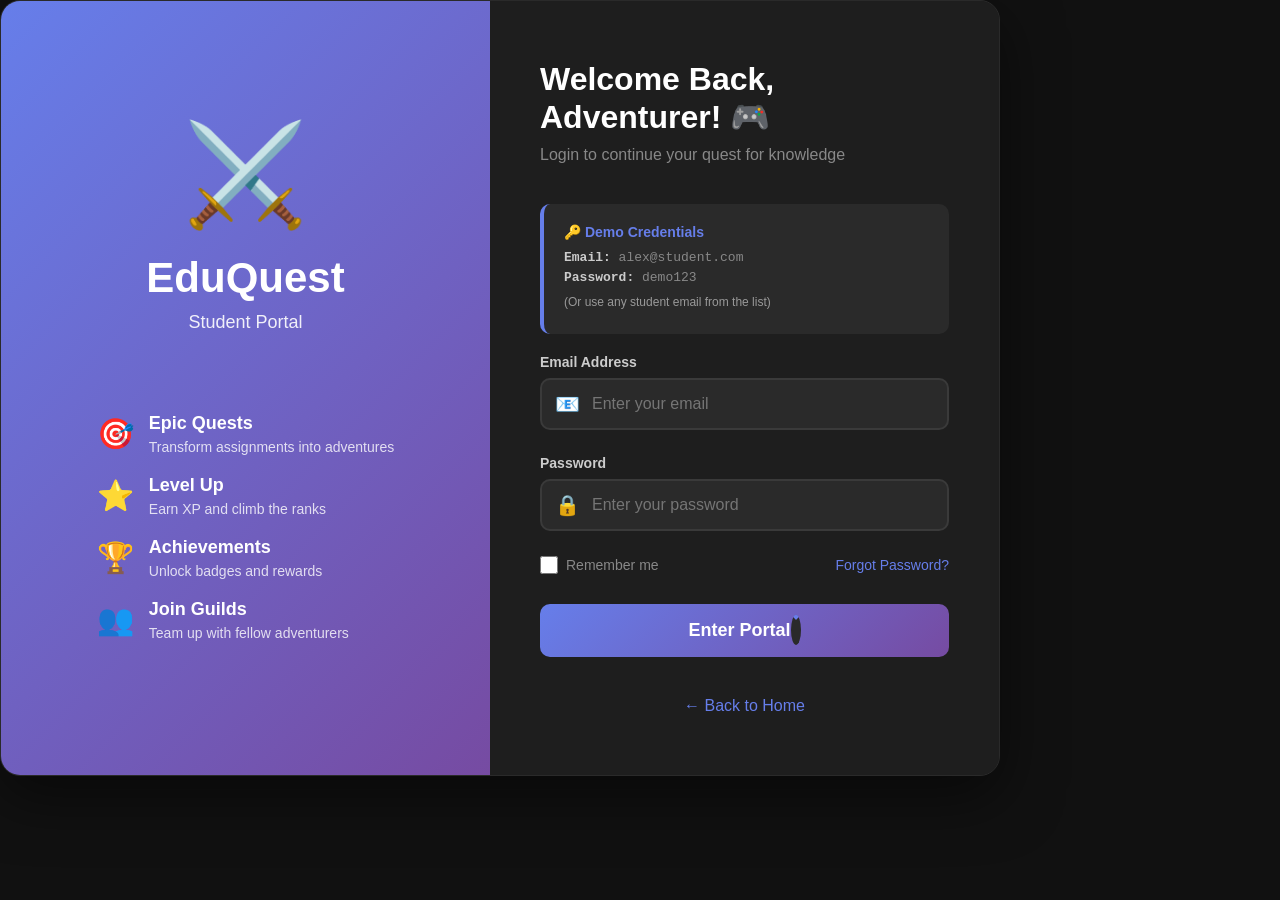
<file: guild.html>
<!DOCTYPE html>
<html lang="en">
<head>
    <meta charset="UTF-8">
    <meta name="viewport" content="width=device-width, initial-scale=1.0">
    <title>Guild - EduQuest</title>
    <link rel="stylesheet" href="theme.css">
</head>
<body>
    <!-- Navigation Bar -->
    <nav class="navbar">
        <div class="nav-left">
            <a href="index.html" class="logo">
                <span>🎮</span>
                <span>EduQuest</span>
            </a>
            <ul class="nav-menu">
                <li><a href="student-dashboard.html">Dashboard</a></li>
                <li><a href="quest-board.html">Quest Board</a></li>
                <li><a href="my-quests.html">My Quests</a></li>
                <li><a href="guild.html" class="active">Guild</a></li>
                <li><a href="leaderboard.html">Leaderboard</a></li>
            </ul>
        </div>
        <div class="nav-right">
            <div class="user-profile" onclick="window.location.href='profile.html'">
                <div class="user-avatar">⚔️</div>
                <div class="user-info">
                    <div class="user-name" id="userName">Loading...</div>
                    <div class="user-level" id="userLevel">Level --</div>
                </div>
            </div>
            <button class="logout-btn" onclick="logout()">Logout</button>
        </div>
    </nav>

    <!-- Main Container -->
    <div class="container">
        <!-- Guild Header Card -->
        <div class="guild-header-card">
            <div class="guild-header-content">
                <div class="guild-top">
                    <div class="guild-icon-large">⚔️</div>
                    <div class="guild-info">
                        <h1 class="guild-name">The Code Warriors</h1>
                        <p class="guild-motto">"Code, Conquer, Collaborate"</p>
                        <div class="guild-stats-row">
                            <div class="guild-stat-badge">
                                <span>👥</span>
                                <span>5 Members</span>
                            </div>
                            <div class="guild-stat-badge">
                                <span>🏆</span>
                                <span>Rank #3</span>
                            </div>
                            <div class="guild-stat-badge">
                                <span>⭐</span>
                                <span>9,800 XP</span>
                            </div>
                            <div class="guild-stat-badge">
                                <span>📅</span>
                                <span>Created 2 weeks ago</span>
                            </div>
                        </div>
                    </div>
                </div>

                <div class="guild-actions">
                    <button class="action-btn action-btn-primary" onclick="inviteMember()">
                        👥 Invite Member
                    </button>
                    <button class="action-btn action-btn-secondary" onclick="editGuild()">
                        ⚙️ Guild Settings
                    </button>
                    <button class="action-btn action-btn-secondary" onclick="window.location.href='leaderboard.html'">
                        📊 View Rankings
                    </button>
                </div>
            </div>
        </div>

        <!-- Content Grid -->
        <div class="content-grid">
            <!-- Left Column -->
            <div>
                <!-- Members Card -->
                <div class="content-card">
                    <div class="card-header">
                        <div class="card-header-left">
                            <span class="card-header-icon">👥</span>
                            <h2>Guild Members</h2>
                        </div>
                        <button class="add-btn" onclick="inviteMember()">+</button>
                    </div>
                    <div class="members-list">
                        <div class="member-item" onclick="window.location.href='profile.html?id=1'">
                            <div class="member-avatar">⚔️</div>
                            <div class="member-info">
                                <div class="member-name">Alex Johnson</div>
                                <div class="member-role">👑 Guild Leader</div>
                            </div>
                            <div class="member-stats">
                                <div class="member-level">Level 7</div>
                                <div class="member-xp">1,850 XP</div>
                            </div>
                        </div>

                        <div class="member-item" onclick="window.location.href='profile.html?id=4'">
                            <div class="member-avatar">🎨</div>
                            <div class="member-info">
                                <div class="member-name">Emma Davis</div>
                                <div class="member-role">⚔️ Officer</div>
                            </div>
                            <div class="member-stats">
                                <div class="member-level">Level 5</div>
                                <div class="member-xp">950 XP</div>
                            </div>
                        </div>

                        <div class="member-item" onclick="window.location.href='profile.html?id=5'">
                            <div class="member-avatar">⚡</div>
                            <div class="member-info">
                                <div class="member-name">John Smith</div>
                                <div class="member-role">🛡️ Member</div>
                            </div>
                            <div class="member-stats">
                                <div class="member-level">Level 4</div>
                                <div class="member-xp">600 XP</div>
                            </div>
                        </div>

                        <div class="member-item">
                            <div class="member-avatar">💻</div>
                            <div class="member-info">
                                <div class="member-name">James Taylor</div>
                                <div class="member-role">🛡️ Member</div>
                            </div>
                            <div class="member-stats">
                                <div class="member-level">Level 5</div>
                                <div class="member-xp">890 XP</div>
                            </div>
                        </div>

                        <div class="member-item">
                            <div class="member-avatar">✨</div>
                            <div class="member-info">
                                <div class="member-name">Anna Garcia</div>
                                <div class="member-role">🛡️ Member</div>
                            </div>
                            <div class="member-stats">
                                <div class="member-level">Level 6</div>
                                <div class="member-xp">1,450 XP</div>
                            </div>
                        </div>
                    </div>
                </div>

                <!-- Guild Quests Card -->
                <div class="content-card" style="margin-top: 30px;">
                    <div class="card-header">
                        <div class="card-header-left">
                            <span class="card-header-icon">🎯</span>
                            <h2>Guild Quests</h2>
                        </div>
                    </div>
                    <div class="quest-item" onclick="window.location.href='quest-detail.html?id=10'">
                        <div class="quest-header-row">
                            <div>
                                <div class="quest-title">Team Database Project</div>
                                <span style="font-size: 13px; color: #666;">Collaborative Assignment</span>
                            </div>
                            <span class="quest-difficulty difficulty-hard">HARD</span>
                        </div>
                        <div class="quest-meta">
                            <span>⭐ 500 XP</span>
                            <span>⏰ Due in 5 days</span>
                            <span>👥 All members</span>
                        </div>
                    </div>

                    <div class="quest-item" onclick="window.location.href='quest-detail.html?id=11'">
                        <div class="quest-header-row">
                            <div>
                                <div class="quest-title">Group Presentation</div>
                                <span style="font-size: 13px; color: #666;">Software Engineering</span>
                            </div>
                            <span class="quest-difficulty difficulty-medium">MEDIUM</span>
                        </div>
                        <div class="quest-meta">
                            <span>⭐ 350 XP</span>
                            <span>⏰ Due in 1 week</span>
                            <span>👥 3 members assigned</span>
                        </div>
                    </div>
                </div>
            </div>

            <!-- Right Column -->
            <div>
                <!-- Guild Chat Card -->
                <div class="content-card">
                    <div class="card-header">
                        <div class="card-header-left">
                            <span class="card-header-icon">💬</span>
                            <h2>Guild Chat</h2>
                        </div>
                    </div>
                    <div class="chat-container">
                        <div class="chat-messages" id="chatMessages">
                            <div class="chat-message">
                                <div class="chat-avatar">⚔️</div>
                                <div class="chat-content">
                                    <div class="chat-header">
                                        <span class="chat-author">Alex Johnson</span>
                                        <span class="chat-time">2 hours ago</span>
                                    </div>
                                    <div class="chat-text">
                                        Hey team! Don't forget about the database project deadline this Friday. Let's schedule a meeting tomorrow?
                                    </div>
                                </div>
                            </div>

                            <div class="chat-message">
                                <div class="chat-avatar">🎨</div>
                                <div class="chat-content">
                                    <div class="chat-header">
                                        <span class="chat-author">Emma Davis</span>
                                        <span class="chat-time">1 hour ago</span>
                                    </div>
                                    <div class="chat-text">
                                        Sounds good! I'm free after 2 PM tomorrow. Should we meet in the library?
                                    </div>
                                </div>
                            </div>

                            <div class="chat-message">
                                <div class="chat-avatar">⚡</div>
                                <div class="chat-content">
                                    <div class="chat-header">
                                        <span class="chat-author">John Smith</span>
                                        <span class="chat-time">45 minutes ago</span>
                                    </div>
                                    <div class="chat-text">
                                        I can make it! I've already finished the normalization part. Can share my notes 📝
                                    </div>
                                </div>
                            </div>

                            <div class="chat-message">
                                <div class="chat-avatar">💻</div>
                                <div class="chat-content">
                                    <div class="chat-header">
                                        <span class="chat-author">James Taylor</span>
                                        <span class="chat-time">30 minutes ago</span>
                                    </div>
                                    <div class="chat-text">
                                        Great! I'll work on the SQL queries tonight. See you all tomorrow! 🚀
                                    </div>
                                </div>
                            </div>
                        </div>
                        <div class="chat-input-area">
                            <input 
                                type="text" 
                                class="chat-input" 
                                id="chatInput"
                                placeholder="Type a message..."
                                onkeypress="if(event.key==='Enter') sendMessage()"
                            >
                            <button class="send-btn" onclick="sendMessage()">Send</button>
                        </div>
                    </div>
                </div>

                <!-- Guild Statistics Card -->
                <div class="content-card" style="margin-top: 30px;">
                    <div class="card-header">
                        <div class="card-header-left">
                            <span class="card-header-icon">📊</span>
                            <h2>Guild Statistics</h2>
                        </div>
                    </div>
                    <div class="stats-grid">
                        <div class="stat-box">
                            <div class="stat-box-icon">🎯</div>
                            <span class="stat-box-value">32</span>
                            <span class="stat-box-label">Quests Completed</span>
                        </div>

                        <div class="stat-box">
                            <div class="stat-box-icon">⭐</div>
                            <span class="stat-box-value">1,960</span>
                            <span class="stat-box-label">Avg XP/Member</span>
                        </div>

                        <div class="stat-box">
                            <div class="stat-box-icon">📈</div>
                            <span class="stat-box-value">87%</span>
                            <span class="stat-box-label">Success Rate</span>
                        </div>

                        <div class="stat-box">
                            <div class="stat-box-icon">🔥</div>
                            <span class="stat-box-value">14</span>
                            <span class="stat-box-label">Day Streak</span>
                        </div>

                        <div class="stat-box">
                            <div class="stat-box-icon">👥</div>
                            <span class="stat-box-value">5/8</span>
                            <span class="stat-box-label">Members</span>
                        </div>

                        <div class="stat-box">
                            <div class="stat-box-icon">🏆</div>
                            <span class="stat-box-value">#3</span>
                            <span class="stat-box-label">Global Rank</span>
                        </div>
                    </div>
                </div>
            </div>
        </div>
    </div>

    <script>
        // Check authentication
        function checkAuth() {
            const currentUser = sessionStorage.getItem('currentUser');
            if (!currentUser) {
                window.location.href = 'student-login.html';
                return null;
            }
            return JSON.parse(currentUser);
        }

        // Logout function
        function logout() {
            sessionStorage.removeItem('currentUser');
            window.location.href = 'student-login.html';
        }

        // Load user data
        function loadUserData() {
            const user = checkAuth();
            if (!user) return;

            const studentData = {
                1: { name: 'Alex Johnson', displayName: 'DragonSlayer', level: 7 },
                2: { name: 'Sarah Williams', displayName: 'CodeMaster', level: 10 },
                3: { name: 'Mike Chen', displayName: 'BugHunter', level: 6 },
                4: { name: 'Emma Davis', displayName: 'PixelQueen', level: 5 },
                5: { name: 'John Smith', displayName: 'SpeedDemon', level: 4 }
            };

            const data = studentData[user.id] || studentData[1];

            document.getElementById('userName').textContent = data.displayName;
            document.getElementById('userLevel').textContent = `Level ${data.level}`;
        }

        // Invite member
        function inviteMember() {
            const email = prompt('Enter student email to invite:');
            if (email) {
                alert(`✓ Invitation sent to ${email}!\nThey will receive a notification to join your guild.`);
            }
        }

        // Edit guild
        function editGuild() {
            alert('Guild settings will open here. You can:\n\n• Change guild name\n• Update motto\n• Manage member permissions\n• Set guild icon');
        }

        // Send message
        function sendMessage() {
            const input = document.getElementById('chatInput');
            const message = input.value.trim();
            
            if (message) {
                const chatMessages = document.getElementById('chatMessages');
                const newMessage = document.createElement('div');
                newMessage.className = 'chat-message';
                newMessage.innerHTML = `
                    <div class="chat-avatar">⚔️</div>
                    <div class="chat-content">
                        <div class="chat-header">
                            <span class="chat-author">You</span>
                            <span class="chat-time">Just now</span>
                        </div>
                        <div class="chat-text">${message}</div>
                    </div>
                `;
                chatMessages.appendChild(newMessage);
                chatMessages.scrollTop = chatMessages.scrollHeight;
                input.value = '';
            }
        }

        // Auto-scroll chat to bottom
        window.addEventListener('DOMContentLoaded', function() {
            loadUserData();
            const chatMessages = document.getElementById('chatMessages');
            chatMessages.scrollTop = chatMessages.scrollHeight;
        });

        console.log('%c⚔️ Guild Page Loaded', 'color: #667eea; font-size: 16px; font-weight: bold;');
        console.log('%cThe Code Warriors - Rank #3', 'color: #764ba2; font-size: 14px;');
    </script>
</body>
</html>
</file>
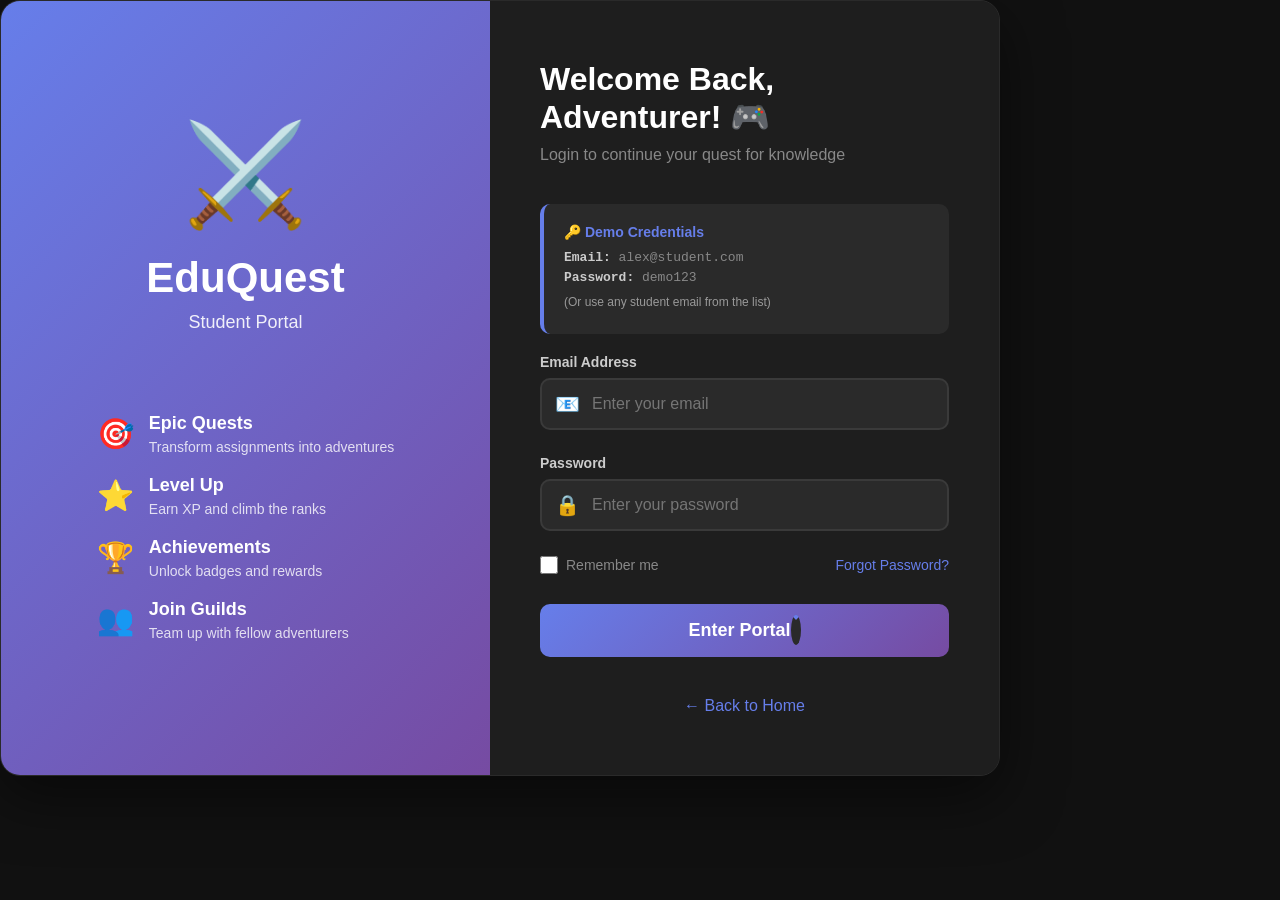
<file: leaderboard.html>
<!DOCTYPE html>
<html lang="en">
<head>
    <meta charset="UTF-8">
    <meta name="viewport" content="width=device-width, initial-scale=1.0">
    <title>Leaderboard - EduQuest</title>
    <link rel="stylesheet" href="theme.css">
</head>
<body>
    <!-- Navigation Bar -->
    <nav class="navbar">
        <div class="nav-left">
            <a href="index.html" class="logo">
                <span>🎮</span>
                <span>EduQuest</span>
            </a>
            <ul class="nav-menu">
                <li><a href="student-dashboard.html">Dashboard</a></li>
                <li><a href="quest-board.html">Quest Board</a></li>
                <li><a href="my-quests.html">My Quests</a></li>
                <li><a href="guild.html">Guild</a></li>
                <li><a href="leaderboard.html" class="active">Leaderboard</a></li>
            </ul>
        </div>
        <div class="nav-right">
            <div class="user-profile" onclick="window.location.href='profile.html'">
                <div class="user-avatar">⚔️</div>
                <div class="user-info">
                    <div class="user-name" id="userName">Loading...</div>
                    <div class="user-level" id="userLevel">Level --</div>
                </div>
            </div>
            <button class="logout-btn" onclick="logout()">Logout</button>
        </div>
    </nav>

    <!-- Main Container -->
    <div class="container">
        <!-- Page Header -->
        <div class="page-header">
            <h1>🏆 Leaderboard</h1>
            <p>Compete with fellow adventurers and climb the ranks!</p>
        </div>

        <!-- Tabs Container -->
        <div class="tabs-container">
            <div class="tabs">
                <button class="tab active" data-tab="players" onclick="switchTab('players')">
                    👤 Players
                </button>
                <button class="tab" data-tab="guilds" onclick="switchTab('guilds')">
                    ⚔️ Guilds
                </button>
            </div>
        </div>

        <!-- Players Leaderboard -->
        <div id="playersLeaderboard">
            <!-- Podium Section -->
            <div class="podium-section">
                <div class="podium-container">
                    <!-- Second Place -->
                    <div class="podium-item second">
                        <div class="podium-avatar">
                            <div class="podium-rank">🥈</div>
                            ⚔️
                        </div>
                        <div class="podium-name">Alex Johnson</div>
                        <div class="podium-level">Level 7</div>
                        <div class="podium-xp">1,850 XP</div>
                        <div class="podium-stand"></div>
                    </div>

                    <!-- First Place -->
                    <div class="podium-item first">
                        <div class="podium-avatar">
                            <div class="podium-rank">🥇</div>
                            👑
                        </div>
                        <div class="podium-name">Sarah Williams</div>
                        <div class="podium-level">Level 10</div>
                        <div class="podium-xp">2,500 XP</div>
                        <div class="podium-stand"></div>
                    </div>

                    <!-- Third Place -->
                    <div class="podium-item third">
                        <div class="podium-avatar">
                            <div class="podium-rank">🥉</div>
                            🛡️
                        </div>
                        <div class="podium-name">Mike Chen</div>
                        <div class="podium-level">Level 6</div>
                        <div class="podium-xp">1,200 XP</div>
                        <div class="podium-stand"></div>
                    </div>
                </div>
            </div>

            <!-- Rankings Section -->
            <div class="rankings-section">
                <div class="filter-bar">
                    <select class="filter-select" id="timeFilter" onchange="filterRankings()">
                        <option value="all-time">All Time</option>
                        <option value="this-month">This Month</option>
                        <option value="this-week">This Week</option>
                    </select>
                    <select class="filter-select" id="categoryFilter" onchange="filterRankings()">
                        <option value="all">All Categories</option>
                        <option value="database">Database Design</option>
                        <option value="web">Web Development</option>
                        <option value="programming">Programming</option>
                    </select>
                </div>

                <table class="rankings-table">
                    <thead>
                        <tr>
                            <th>Rank</th>
                            <th>Player</th>
                            <th>Level</th>
                            <th>XP</th>
                            <th>Quests</th>
                            <th>Badges</th>
                        </tr>
                    </thead>
                    <tbody id="rankingsTableBody">
                        <!-- Rankings will be loaded here -->
                    </tbody>
                </table>
            </div>
        </div>

        <!-- Guilds Leaderboard -->
        <div id="guildsLeaderboard" style="display: none;">
            <div class="rankings-section">
                <div class="guild-rankings" id="guildRankings">
                    <!-- Guild cards will be loaded here -->
                </div>
            </div>
        </div>
    </div>

    <script>
        // Check authentication
        function checkAuth() {
            const currentUser = sessionStorage.getItem('currentUser');
            if (!currentUser) {
                window.location.href = 'student-login.html';
                return null;
            }
            return JSON.parse(currentUser);
        }

        // Logout function
        function logout() {
            sessionStorage.removeItem('currentUser');
            window.location.href = 'student-login.html';
        }

        // Mock player rankings data
        const playerRankings = [
            { id: 1, rank: 1, name: 'Sarah Williams', displayName: 'CodeMaster', level: 10, xp: 2500, quests: 25, badges: 8, avatar: '👑' },
            { id: 2, rank: 2, name: 'Alex Johnson', displayName: 'DragonSlayer', level: 7, xp: 1850, quests: 12, badges: 5, avatar: '⚔️' },
            { id: 3, rank: 3, name: 'Mike Chen', displayName: 'BugHunter', level: 6, xp: 1200, quests: 10, badges: 4, avatar: '🛡️' },
            { id: 4, rank: 4, name: 'Emma Davis', displayName: 'PixelQueen', level: 5, xp: 950, quests: 8, badges: 3, avatar: '🎨' },
            { id: 5, rank: 5, name: 'John Smith', displayName: 'SpeedDemon', level: 4, xp: 600, quests: 6, badges: 2, avatar: '⚡' },
            { id: 6, rank: 6, name: 'Lisa Wong', displayName: 'DataWizard', level: 8, xp: 1950, quests: 18, badges: 6, avatar: '🔮' },
            { id: 7, rank: 7, name: 'David Kim', displayName: 'CodeNinja', level: 7, xp: 1700, quests: 15, badges: 5, avatar: '🥷' },
            { id: 8, rank: 8, name: 'Anna Garcia', displayName: 'DevGoddess', level: 6, xp: 1450, quests: 13, badges: 4, avatar: '✨' },
            { id: 9, rank: 9, name: 'James Taylor', displayName: 'ByteMaster', level: 5, xp: 890, quests: 9, badges: 3, avatar: '💻' },
            { id: 10, rank: 10, name: 'Sophie Brown', displayName: 'QueryQueen', level: 4, xp: 720, quests: 7, badges: 2, avatar: '👸' }
        ];

        // Mock guild rankings data
        const guildRankings = [
            { rank: 1, name: 'Digital Nomads', icon: '🌐', members: 8, totalXP: 12500, quests: 45, successRate: 92 },
            { rank: 2, name: 'Byte Busters', icon: '💾', members: 6, totalXP: 11200, quests: 38, successRate: 89 },
            { rank: 3, name: 'The Code Warriors', icon: '⚔️', members: 5, totalXP: 9800, quests: 32, successRate: 87 },
            { rank: 4, name: 'Pixel Pioneers', icon: '🎨', members: 7, totalXP: 8900, quests: 30, successRate: 85 },
            { rank: 5, name: 'Data Dragons', icon: '🐉', members: 6, totalXP: 8200, quests: 28, successRate: 83 },
            { rank: 6, name: 'Tech Titans', icon: '⚡', members: 5, totalXP: 7500, quests: 25, successRate: 81 }
        ];

        let currentTab = 'players';
        const currentUserId = 2; // Alex Johnson

        // Load user data
        function loadUserData() {
            const user = checkAuth();
            if (!user) return;

            const studentData = {
                1: { name: 'Alex Johnson', displayName: 'DragonSlayer', level: 7 },
                2: { name: 'Sarah Williams', displayName: 'CodeMaster', level: 10 },
                3: { name: 'Mike Chen', displayName: 'BugHunter', level: 6 },
                4: { name: 'Emma Davis', displayName: 'PixelQueen', level: 5 },
                5: { name: 'John Smith', displayName: 'SpeedDemon', level: 4 }
            };

            const data = studentData[user.id] || studentData[1];

            document.getElementById('userName').textContent = data.displayName;
            document.getElementById('userLevel').textContent = `Level ${data.level}`;
        }

        // Switch tab
        function switchTab(tab) {
            currentTab = tab;
            
            // Update active tab
            document.querySelectorAll('.tab').forEach(t => t.classList.remove('active'));
            document.querySelector(`[data-tab="${tab}"]`).classList.add('active');

            // Show/hide content
            if (tab === 'players') {
                document.getElementById('playersLeaderboard').style.display = 'block';
                document.getElementById('guildsLeaderboard').style.display = 'none';
            } else {
                document.getElementById('playersLeaderboard').style.display = 'none';
                document.getElementById('guildsLeaderboard').style.display = 'block';
                renderGuildRankings();
            }
        }

        // Filter rankings
        function filterRankings() {
            renderPlayerRankings();
        }

        // Render player rankings
        function renderPlayerRankings() {
            const tbody = document.getElementById('rankingsTableBody');
            
            tbody.innerHTML = playerRankings.map(player => `
                <tr class="${player.id === currentUserId ? 'current-user' : ''}" onclick="window.location.href='profile.html?id=${player.id}'">
                    <td class="rank-cell ${player.rank <= 3 ? 'top-3' : ''}">
                        ${player.rank <= 3 ? (player.rank === 1 ? '🥇' : player.rank === 2 ? '🥈' : '🥉') : player.rank}
                    </td>
                    <td>
                        <div class="player-cell">
                            <div class="player-avatar-small">${player.avatar}</div>
                            <div class="player-info">
                                <h3>${player.displayName}</h3>
                                <p>${player.name}</p>
                            </div>
                        </div>
                    </td>
                    <td>
                        <span class="level-badge">Level ${player.level}</span>
                    </td>
                    <td class="xp-cell">${player.xp.toLocaleString()} XP</td>
                    <td class="quests-cell">${player.quests} quests</td>
                    <td>
                        <span class="badge-icon" title="${player.badges} badges">
                            ${'🏆'.repeat(Math.min(player.badges, 3))}
                        </span>
                    </td>
                </tr>
            `).join('');
        }

        // Render guild rankings
        function renderGuildRankings() {
            const container = document.getElementById('guildRankings');
            
            container.innerHTML = guildRankings.map(guild => `
                <div class="guild-card ${guild.rank === 1 ? 'rank-1' : ''}" onclick="window.location.href='guild.html?id=${guild.rank}'">
                    <div class="guild-header">
                        <div class="guild-rank">#${guild.rank}</div>
                        <div class="guild-icon">${guild.icon}</div>
                    </div>
                    <div class="guild-name">${guild.name}</div>
                    <div style="color: #999; font-size: 14px; margin-bottom: 15px;">
                        👥 ${guild.members} Members
                    </div>
                    <div class="guild-stats">
                        <div class="guild-stat">
                            <div class="guild-stat-value">${guild.totalXP.toLocaleString()}</div>
                            <div class="guild-stat-label">Total XP</div>
                        </div>
                        <div class="guild-stat">
                            <div class="guild-stat-value">${guild.quests}</div>
                            <div class="guild-stat-label">Quests</div>
                        </div>
                        <div class="guild-stat">
                            <div class="guild-stat-value">${guild.successRate}%</div>
                            <div class="guild-stat-label">Success Rate</div>
                        </div>
                        <div class="guild-stat">
                            <div class="guild-stat-value">${(guild.totalXP / guild.members).toFixed(0)}</div>
                            <div class="guild-stat-label">Avg XP</div>
                        </div>
                    </div>
                </div>
            `).join('');
        }

        // Initialize
        window.addEventListener('DOMContentLoaded', function() {
            loadUserData();
            renderPlayerRankings();
        });

        console.log('%c🏆 Leaderboard Loaded', 'color: #667eea; font-size: 16px; font-weight: bold;');
        console.log(`%c${playerRankings.length} players • ${guildRankings.length} guilds`, 'color: #764ba2; font-size: 14px;');
    </script>
</body>
</html>
</file>
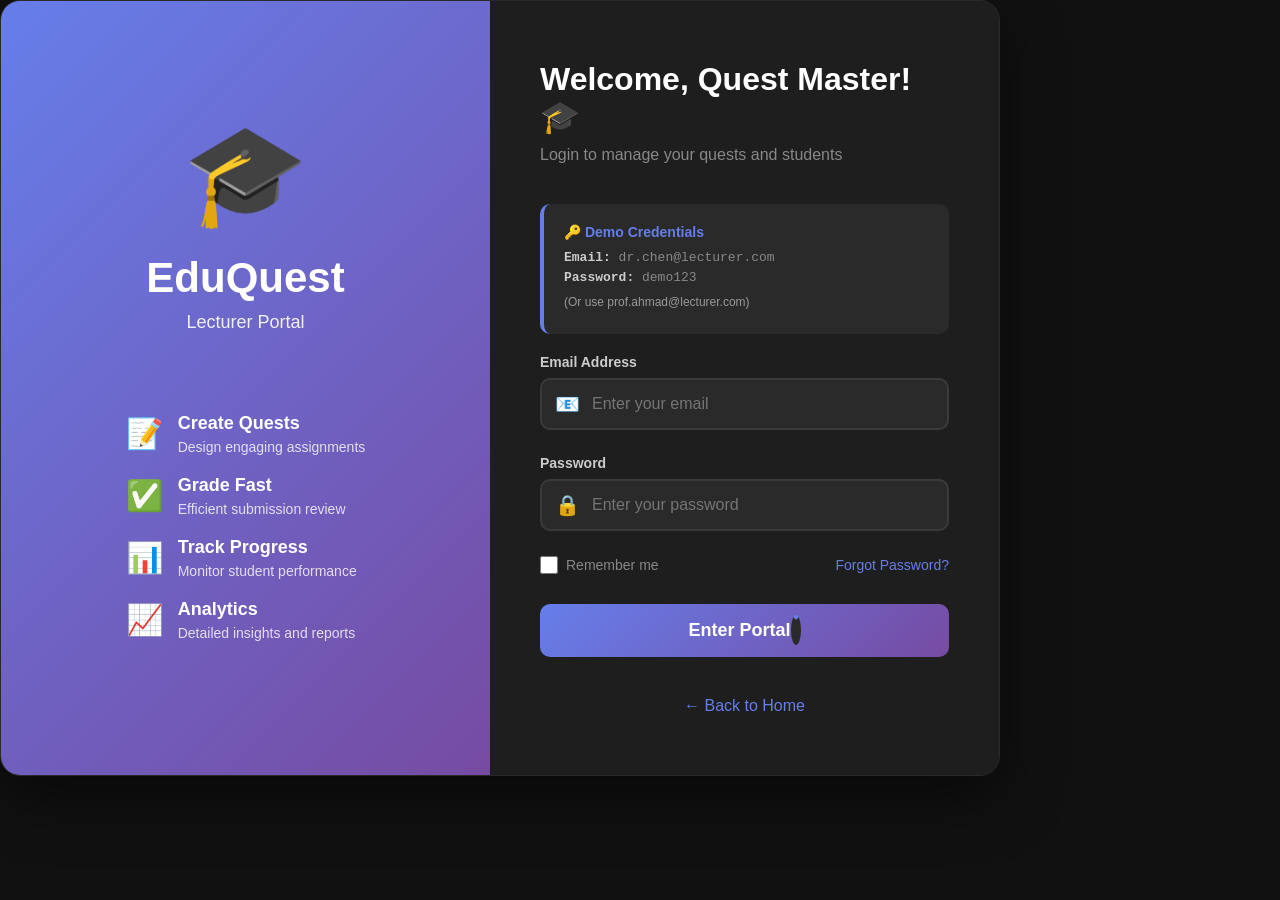
<file: lecturer-dashboard.html>
<!DOCTYPE html>
<html lang="en">
<head>
    <meta charset="UTF-8">
    <meta name="viewport" content="width=device-width, initial-scale=1.0">
    <title>Lecturer Dashboard - EduQuest</title>
    <link rel="stylesheet" href="theme.css">
</head>
<body>
    <!-- Navigation Bar -->
    <nav class="navbar">
        <div class="nav-left">
            <a href="index.html" class="logo">
                <span>🎓</span>
                <span>EduQuest</span>
            </a>
            <ul class="nav-menu">
                <li><a href="lecturer-dashboard.html" class="active">Dashboard</a></li>
                <li><a href="create-quest.html">Create Quest</a></li>
                <li><a href="grade-submission.html">Grade Submissions</a></li>
                <li><a href="analytics.html">Analytics</a></li>
            </ul>
        </div>
        <div class="nav-right">
            <div class="user-profile">
                <div class="user-avatar">🎓</div>
                <div class="user-info">
                    <div class="user-name" id="userName">Loading...</div>
                    <div class="user-title" id="userTitle">Loading...</div>
                </div>
            </div>
            <button class="logout-btn" onclick="logout()">Logout</button>
        </div>
    </nav>

    <!-- Main Container -->
    <div class="container">
        <!-- Welcome Section -->
        <div class="welcome-section">
            <div class="welcome-header">
                <div class="welcome-text">
                    <h1 id="welcomeMessage">Welcome back! 🎓</h1>
                    <p>Here's what's happening with your quests today</p>
                </div>
                <div class="quick-actions">
                    <button class="action-btn action-btn-primary" onclick="window.location.href='create-quest.html'">
                        ➕ Create Quest
                    </button>
                    <button class="action-btn action-btn-secondary" onclick="window.location.href='grade-submission.html'">
                        ✅ Grade Submissions
                    </button>
                </div>
            </div>
        </div>

        <!-- Stats Grid -->
        <div class="stats-grid">
            <div class="stat-card">
                <div class="stat-header">
                    <div class="stat-icon">📤</div>
                    <span class="stat-trend up" id="newSubmissions">+0 new</span>
                </div>
                <div class="stat-value" id="pendingSubmissions">0</div>
                <div class="stat-label">Pending Submissions</div>
            </div>

            <div class="stat-card">
                <div class="stat-header">
                    <div class="stat-icon">🎯</div>
                    <span class="stat-trend">Active</span>
                </div>
                <div class="stat-value" id="activeQuests">0</div>
                <div class="stat-label">Active Quests</div>
            </div>

            <div class="stat-card">
                <div class="stat-header">
                    <div class="stat-icon">👥</div>
                    <span class="stat-trend up">+5 today</span>
                </div>
                <div class="stat-value">125</div>
                <div class="stat-label">Total Students</div>
            </div>

            <div class="stat-card">
                <div class="stat-header">
                    <div class="stat-icon">📊</div>
                    <span class="stat-trend up">+2%</span>
                </div>
                <div class="stat-value">87%</div>
                <div class="stat-label">Avg. Completion Rate</div>
            </div>
        </div>

        <!-- Content Grid -->
        <div class="content-grid">
            <!-- Left Column -->
            <div>
                <!-- Pending Submissions Card -->
                <div class="content-card">
                    <div class="card-header">
                        <div class="card-header-left">
                            <span class="card-header-icon">📤</span>
                            <h2>Pending Submissions</h2>
                        </div>
                        <a href="grade-submission.html" class="view-all-link">View All →</a>
                    </div>

                    <div id="submissionsContainer">
                        <div class="submission-item" onclick="window.location.href='grade-submission.html?id=1'">
                            <div class="submission-header">
                                <div class="submission-student">
                                    <div class="student-avatar">⚔️</div>
                                    <div class="student-info">
                                        <h3>Alex Johnson</h3>
                                        <p>Level 7 • DragonSlayer</p>
                                    </div>
                                </div>
                                <span class="submission-time">2 hours ago</span>
                            </div>
                            <div class="submission-quest">
                                📊 <strong>Database Normalization Master</strong>
                            </div>
                            <button class="grade-btn" onclick="event.stopPropagation(); gradeSubmission(1)">
                                Grade Now
                            </button>
                        </div>

                        <div class="submission-item" onclick="window.location.href='grade-submission.html?id=2'">
                            <div class="submission-header">
                                <div class="submission-student">
                                    <div class="student-avatar">🎨</div>
                                    <div class="student-info">
                                        <h3>Emma Davis</h3>
                                        <p>Level 5 • PixelQueen</p>
                                    </div>
                                </div>
                                <span class="submission-time">5 hours ago</span>
                            </div>
                            <div class="submission-quest">
                                💾 <strong>SQL Query Mastery</strong>
                            </div>
                            <button class="grade-btn" onclick="event.stopPropagation(); gradeSubmission(2)">
                                Grade Now
                            </button>
                        </div>

                        <div class="submission-item" onclick="window.location.href='grade-submission.html?id=3'">
                            <div class="submission-header">
                                <div class="submission-student">
                                    <div class="student-avatar">⚡</div>
                                    <div class="student-info">
                                        <h3>John Smith</h3>
                                        <p>Level 4 • SpeedDemon</p>
                                    </div>
                                </div>
                                <span class="submission-time">Yesterday</span>
                            </div>
                            <div class="submission-quest">
                                📊 <strong>Database Design Fundamentals</strong>
                            </div>
                            <button class="grade-btn" onclick="event.stopPropagation(); gradeSubmission(3)">
                                Grade Now
                            </button>
                        </div>
                    </div>
                </div>

                <!-- Active Quests Card -->
                <div class="content-card">
                    <div class="card-header">
                        <div class="card-header-left">
                            <span class="card-header-icon">🎯</span>
                            <h2>Your Active Quests</h2>
                        </div>
                        <a href="create-quest.html" class="view-all-link">Create New →</a>
                    </div>

                    <div id="activeQuestsContainer">
                        <!-- Quests will be loaded here -->
                        <div style="text-align: center; padding: 40px; color: #999;">
                            <p>No quests created yet</p>
                            <p style="margin-top: 10px; font-size: 14px;">
                                Click "Create Quest" to get started
                            </p>
                        </div>
                    </div>
                </div>
            </div>

            <!-- Right Sidebar -->
            <div>
                <!-- Recent Activity Card -->
                <div class="content-card">
                    <div class="card-header">
                        <div class="card-header-left">
                            <span class="card-header-icon">📅</span>
                            <h2>Recent Activity</h2>
                        </div>
                    </div>
                    <div class="activity-feed">
                        <div class="activity-item">
                            <div class="activity-time">10 minutes ago</div>
                            <div class="activity-text">
                                <strong>Alex Johnson</strong> submitted Database Normalization Master
                            </div>
                        </div>

                        <div class="activity-item">
                            <div class="activity-time">1 hour ago</div>
                            <div class="activity-text">
                                <strong>Emma Davis</strong> accepted SQL Query Mastery
                            </div>
                        </div>

                        <div class="activity-item">
                            <div class="activity-time">2 hours ago</div>
                            <div class="activity-text">
                                <strong>Sarah Williams</strong> earned 350 XP from Database Project
                            </div>
                        </div>

                        <div class="activity-item">
                            <div class="activity-time">3 hours ago</div>
                            <div class="activity-text">
                                <strong>Mike Chen</strong> submitted SQL Query Mastery
                            </div>
                        </div>

                        <div class="activity-item">
                            <div class="activity-time">5 hours ago</div>
                            <div class="activity-text">
                                <strong>John Smith</strong> accepted Database Design Fundamentals
                            </div>
                        </div>

                        <div class="activity-item">
                            <div class="activity-time">Yesterday</div>
                            <div class="activity-text">
                                <strong>15 students</strong> completed Database Fundamentals
                            </div>
                        </div>
                    </div>
                </div>

                <!-- Top Students Card -->
                <div class="content-card">
                    <div class="card-header">
                        <div class="card-header-left">
                            <span class="card-header-icon">🏆</span>
                            <h2>Top Students</h2>
                        </div>
                    </div>
                    <div class="student-list">
                        <div class="student-item">
                            <div class="student-avatar">👑</div>
                            <div class="student-item-info">
                                <div class="student-name">Sarah Williams</div>
                                <div class="student-level">Level 10</div>
                            </div>
                            <div class="student-xp">2,500 XP</div>
                        </div>

                        <div class="student-item">
                            <div class="student-avatar">⚔️</div>
                            <div class="student-item-info">
                                <div class="student-name">Alex Johnson</div>
                                <div class="student-level">Level 7</div>
                            </div>
                            <div class="student-xp">1,850 XP</div>
                        </div>

                        <div class="student-item">
                            <div class="student-avatar">🛡️</div>
                            <div class="student-item-info">
                                <div class="student-name">Mike Chen</div>
                                <div class="student-level">Level 6</div>
                            </div>
                            <div class="student-xp">1,200 XP</div>
                        </div>

                        <div class="student-item">
                            <div class="student-avatar">🎨</div>
                            <div class="student-item-info">
                                <div class="student-name">Emma Davis</div>
                                <div class="student-level">Level 5</div>
                            </div>
                            <div class="student-xp">950 XP</div>
                        </div>

                        <div class="student-item">
                            <div class="student-avatar">⚡</div>
                            <div class="student-item-info">
                                <div class="student-name">John Smith</div>
                                <div class="student-level">Level 4</div>
                            </div>
                            <div class="student-xp">600 XP</div>
                        </div>
                    </div>
                </div>
            </div>
        </div>
    </div>

    <script>
        // Check authentication
        function checkAuth() {
            const currentUser = sessionStorage.getItem('currentUser');
            if (!currentUser) {
                window.location.href = 'lecturer-login.html';
                return null;
            }
            return JSON.parse(currentUser);
        }

        // Logout function
        function logout() {
            sessionStorage.removeItem('currentUser');
            window.location.href = 'lecturer-login.html';
        }

        // Grade submission
        function gradeSubmission(id) {
            window.location.href = `grade-submission.html?id=${id}`;
        }

        // Get difficulty badge HTML
        function getDifficultyBadge(difficulty) {
            const badges = {
                'easy': '🟢 Easy',
                'medium': '🟡 Medium',
                'hard': '⚔️ Hard',
                'epic': '🟣 Epic'
            };
            return badges[difficulty] || difficulty;
        }

        // Calculate days until deadline
        function getDaysUntilDeadline(deadlineStr) {
            const deadline = new Date(deadlineStr);
            const today = new Date();
            today.setHours(0, 0, 0, 0);
            const diffTime = deadline - today;
            const diffDays = Math.ceil(diffTime / (1000 * 60 * 60 * 24));
            
            if (diffDays < 0) return 'Overdue';
            if (diffDays === 0) return 'Today';
            if (diffDays === 1) return 'Tomorrow';
            if (diffDays < 7) return `${diffDays} days`;
            if (diffDays < 14) return '1 week';
            if (diffDays < 30) return `${Math.floor(diffDays / 7)} weeks`;
            return `${Math.floor(diffDays / 30)} months`;
        }

        // Load lecturer's quests
        function loadLecturerQuests() {
            const currentUser = checkAuth();
            if (!currentUser) return;

            // Load all quests from localStorage
            const allQuests = JSON.parse(localStorage.getItem('quests')) || [];
            
            // Filter quests created by this lecturer
            const lecturerQuests = allQuests.filter(q => q.lecturerId === currentUser.id);

            const container = document.getElementById('activeQuestsContainer');
            
            if (lecturerQuests.length === 0) {
                container.innerHTML = `
                    <div style="text-align: center; padding: 40px; color: #999;">
                        <p>No quests created yet</p>
                        <p style="margin-top: 10px; font-size: 14px;">
                            Click "Create Quest" to get started
                        </p>
                    </div>
                `;
            } else {
                container.innerHTML = lecturerQuests.map(quest => `
                    <div class="quest-item">
                        <div class="quest-header-row">
                            <div class="quest-title">${quest.icon} ${quest.title}</div>
                        </div>
                        <div class="quest-meta">
                            <span class="meta-badge">${getDifficultyBadge(quest.difficulty)}</span>
                            <span class="meta-badge">⭐ ${quest.xpReward} XP</span>
                            <span class="meta-badge">👥 ${Math.floor(Math.random() * 50) + 10} enrolled</span>
                            <span class="meta-badge">⏰ Due in ${getDaysUntilDeadline(quest.deadline)}</span>
                        </div>
                    </div>
                `).join('');
            }

            // Update stats
            document.getElementById('activeQuests').textContent = lecturerQuests.length;
        }

        // Load lecturer data
        function loadLecturerData() {
            const user = checkAuth();
            if (!user) return;

            document.getElementById('userName').textContent = user.name;
            document.getElementById('userTitle').textContent = user.title || 'Lecturer';
            document.getElementById('welcomeMessage').textContent = `Welcome back, ${user.name.split(' ')[0]}! 🎓`;
        }

        // Initialize
        window.addEventListener('DOMContentLoaded', function() {
            loadLecturerData();
            loadLecturerQuests();
            
            const currentUser = checkAuth();
            console.log('%c🎓 Lecturer Dashboard Loaded', 'color: #f5576c; font-size: 16px; font-weight: bold;');
            if (currentUser) {
                console.log(`%c${currentUser.name} - ${currentUser.title}`, 'color: #f093fb; font-size: 14px;');
            }
        });
    </script>
</body>
</html>
</file>
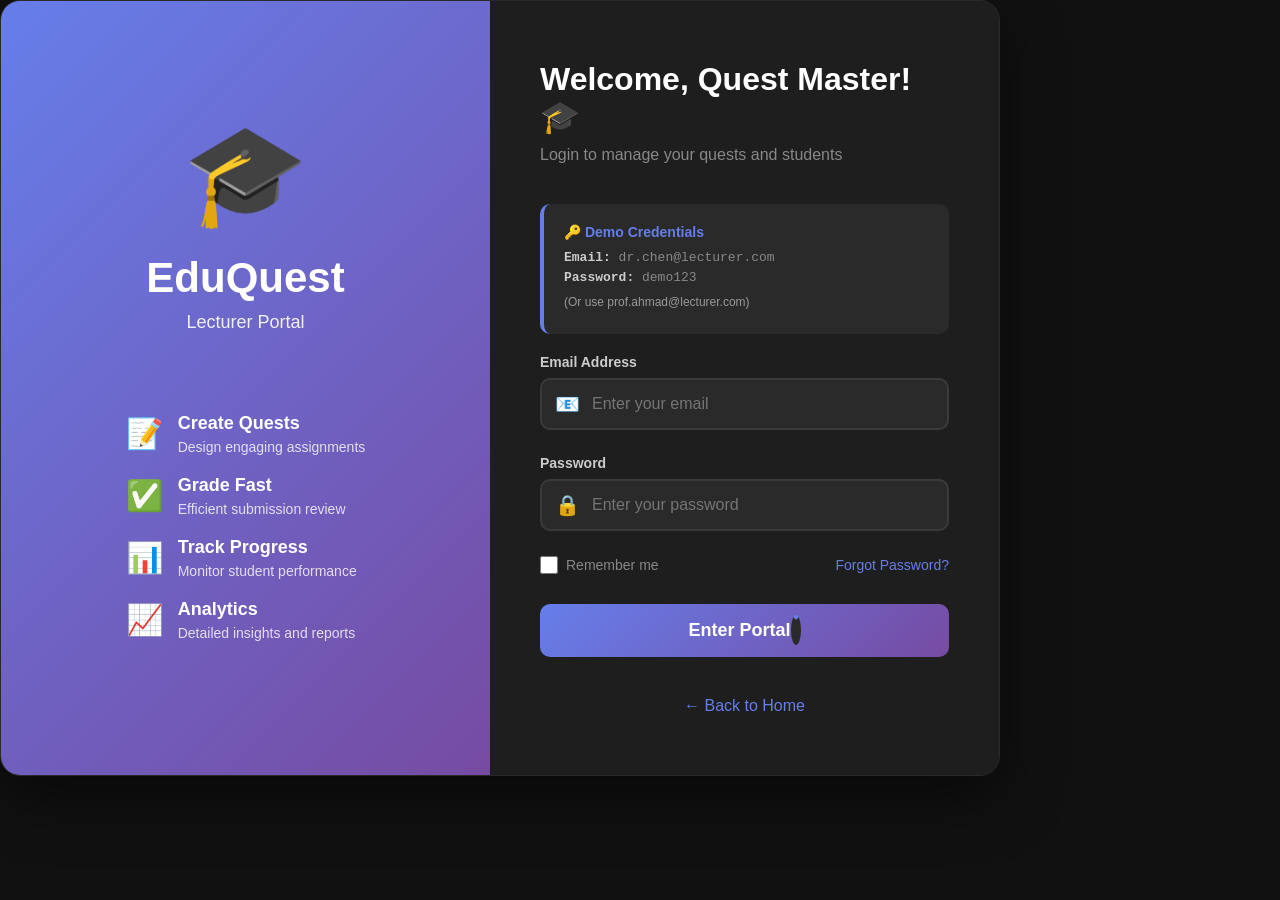
<file: lecturer-login.html>
<!DOCTYPE html>
<html lang="en">
<head>
    <meta charset="UTF-8">
    <meta name="viewport" content="width=device-width, initial-scale=1.0">
    <title>Lecturer Login - EduQuest</title>
    <link rel="stylesheet" href="theme.css">
</head>
<body>
    <div class="login-container">
        <!-- Left Side - Branding -->
        <div class="login-left">
            <div class="logo-section">
                <div class="logo-icon">🎓</div>
                <h1>EduQuest</h1>
                <p>Lecturer Portal</p>
            </div>

            <div class="features-list">
                <div class="feature-item">
                    <span class="feature-icon">📝</span>
                    <div class="feature-text">
                        <h3>Create Quests</h3>
                        <p>Design engaging assignments</p>
                    </div>
                </div>

                <div class="feature-item">
                    <span class="feature-icon">✅</span>
                    <div class="feature-text">
                        <h3>Grade Fast</h3>
                        <p>Efficient submission review</p>
                    </div>
                </div>

                <div class="feature-item">
                    <span class="feature-icon">📊</span>
                    <div class="feature-text">
                        <h3>Track Progress</h3>
                        <p>Monitor student performance</p>
                    </div>
                </div>

                <div class="feature-item">
                    <span class="feature-icon">📈</span>
                    <div class="feature-text">
                        <h3>Analytics</h3>
                        <p>Detailed insights and reports</p>
                    </div>
                </div>
            </div>
        </div>

        <!-- Right Side - Login Form -->
        <div class="login-right">
            <div class="login-header">
                <h2>Welcome, Quest Master! 🎓</h2>
                <p>Login to manage your quests and students</p>
            </div>

            <div class="error-message" id="errorMessage"></div>
            <div class="success-message" id="successMessage"></div>

            <!-- Demo Credentials Box -->
            <div class="demo-credentials">
                <h4>🔑 Demo Credentials</h4>
                <p><strong>Email:</strong> dr.chen@lecturer.com</p>
                <p><strong>Password:</strong> demo123</p>
                <p style="margin-top: 10px; font-family: 'Segoe UI', sans-serif; font-size: 12px; color: #999;">
                    (Or use prof.ahmad@lecturer.com)
                </p>
            </div>

            <form id="loginForm">
                <div class="form-group">
                    <label for="email">Email Address</label>
                    <div class="input-wrapper">
                        <span class="input-icon">📧</span>
                        <input 
                            type="email" 
                            id="email" 
                            name="email" 
                            placeholder="Enter your email"
                            required
                        >
                    </div>
                </div>

                <div class="form-group">
                    <label for="password">Password</label>
                    <div class="input-wrapper">
                        <span class="input-icon">🔒</span>
                        <input 
                            type="password" 
                            id="password" 
                            name="password" 
                            placeholder="Enter your password"
                            required
                        >
                    </div>
                </div>

                <div class="form-options">
                    <label class="remember-me">
                        <input type="checkbox" id="rememberMe">
                        <span>Remember me</span>
                    </label>
                    <a href="#" class="forgot-password">Forgot Password?</a>
                </div>

                <button type="submit" class="login-button" id="loginBtn">
                    <span id="btnText">Enter Portal</span>
                    <span class="spinner"></span>
                </button>
            </form>

            <div class="back-home">
                <a href="index.html">← Back to Home</a>
            </div>
        </div>
    </div>

    <script>
        // Demo lecturer accounts
        const DEMO_LECTURERS = [
            { 
                email: 'dr.chen@lecturer.com', 
                password: 'demo123', 
                name: 'Dr. Sarah Chen',
                title: 'Associate Professor',
                department: 'Computer Science',
                id: 1 
            },
            { 
                email: 'prof.ahmad@lecturer.com', 
                password: 'demo123', 
                name: 'Prof. Ahmad Rahman',
                title: 'Professor',
                department: 'Software Engineering',
                id: 2 
            }
        ];

        const loginForm = document.getElementById('loginForm');
        const loginBtn = document.getElementById('loginBtn');
        const btnText = document.getElementById('btnText');
        const errorMessage = document.getElementById('errorMessage');
        const successMessage = document.getElementById('successMessage');

        loginForm.addEventListener('submit', function(e) {
            e.preventDefault();
            
            const email = document.getElementById('email').value;
            const password = document.getElementById('password').value;
            const rememberMe = document.getElementById('rememberMe').checked;

            // Clear previous messages
            errorMessage.style.display = 'none';
            successMessage.style.display = 'none';

            // Add loading state
            loginBtn.classList.add('loading');
            loginBtn.disabled = true;
            btnText.textContent = 'Logging in...';

            // Simulate authentication delay
            setTimeout(() => {
                const lecturer = DEMO_LECTURERS.find(l => l.email === email && l.password === password);

                if (lecturer) {
                    // Store user session
                    sessionStorage.setItem('currentUser', JSON.stringify({
                        id: lecturer.id,
                        name: lecturer.name,
                        email: lecturer.email,
                        title: lecturer.title,
                        department: lecturer.department,
                        role: 'lecturer'
                    }));

                    if (rememberMe) {
                        localStorage.setItem('rememberedUser', email);
                    }

                    // Show success message
                    successMessage.textContent = `✓ Welcome back, ${lecturer.name}! Redirecting...`;
                    successMessage.style.display = 'block';

                    // Redirect to dashboard
                    setTimeout(() => {
                        window.location.href = 'lecturer-dashboard.html';
                    }, 1000);
                } else {
                    // Show error message
                    errorMessage.textContent = '✗ Invalid email or password. Please try again.';
                    errorMessage.style.display = 'block';

                    // Remove loading state
                    loginBtn.classList.remove('loading');
                    loginBtn.disabled = false;
                    btnText.textContent = 'Enter Portal';
                }
            }, 1000);
        });

        // Auto-fill remembered user
        window.addEventListener('load', function() {
            const rememberedUser = localStorage.getItem('rememberedUser');
            if (rememberedUser) {
                document.getElementById('email').value = rememberedUser;
                document.getElementById('rememberMe').checked = true;
            }
        });

        // Show/hide password toggle (optional enhancement)
        const passwordInput = document.getElementById('password');
        passwordInput.addEventListener('dblclick', function() {
            if (this.type === 'password') {
                this.type = 'text';
                setTimeout(() => {
                    this.type = 'password';
                }, 2000);
            }
        });

        // Console message
        console.log('%c🎓 EduQuest - Lecturer Portal', 'color: #f5576c; font-size: 20px; font-weight: bold;');
        console.log('%cDemo Credentials:', 'color: #f093fb; font-size: 14px;');
        DEMO_LECTURERS.forEach(lecturer => {
            console.log(`📧 ${lecturer.email} | 🔑 demo123 | ${lecturer.title}`);
        });
    </script>
</body>
</html>
</file>
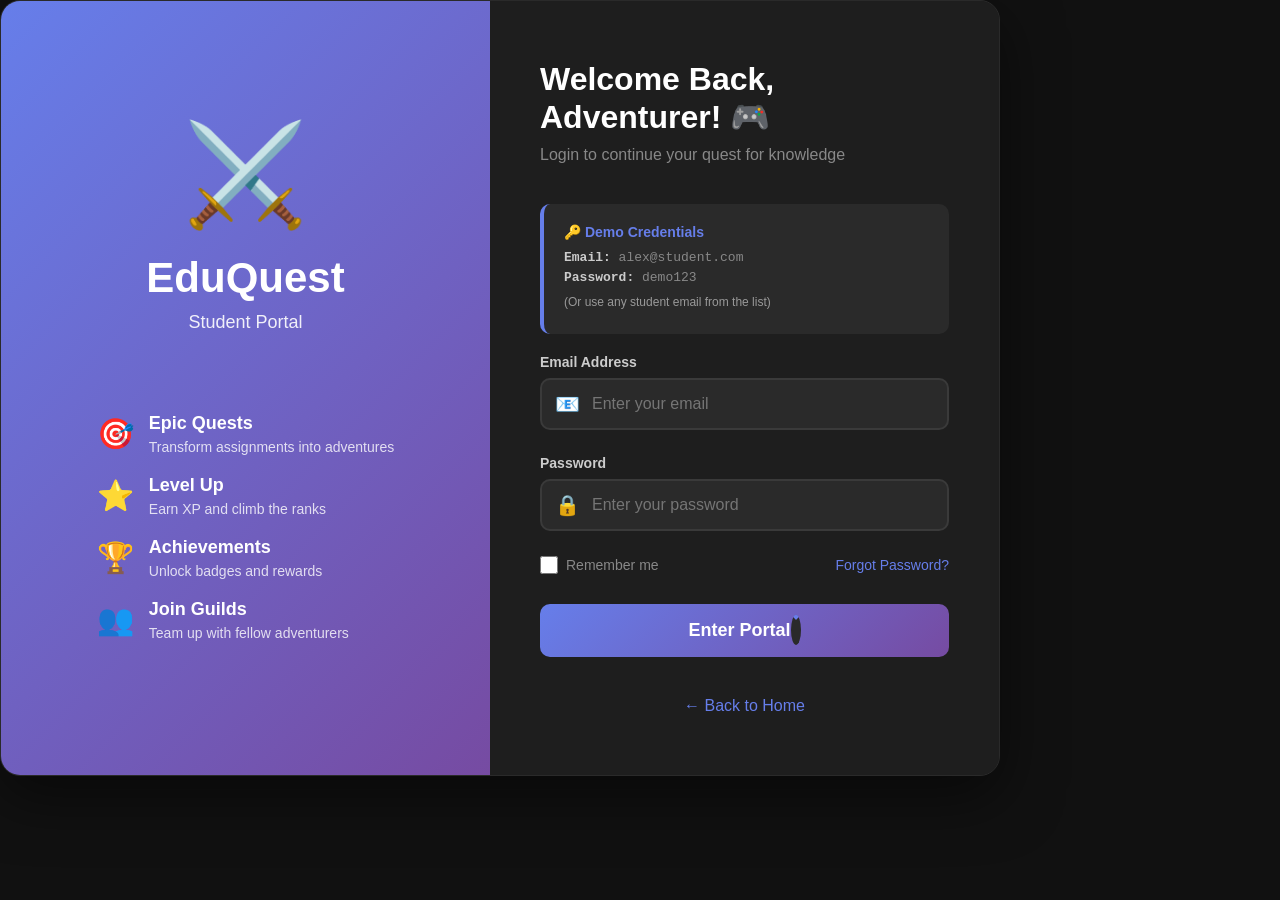
<file: my-quests.html>
<!DOCTYPE html>
<html lang="en">
<head>
    <meta charset="UTF-8">
    <meta name="viewport" content="width=device-width, initial-scale=1.0">
    <title>My Quests - EduQuest</title>
    <link rel="stylesheet" href="theme.css">
</head>
<body>
    <!-- Navigation Bar -->
    <nav class="navbar">
        <div class="nav-left">
            <a href="index.html" class="logo">
                <span>🎮</span>
                <span>EduQuest</span>
            </a>
            <ul class="nav-menu">
                <li><a href="student-dashboard.html">Dashboard</a></li>
                <li><a href="quest-board.html">Quest Board</a></li>
                <li><a href="my-quests.html" class="active">My Quests</a></li>
                <li><a href="guild.html">Guild</a></li>
                <li><a href="leaderboard.html">Leaderboard</a></li>
            </ul>
        </div>
        <div class="nav-right">
            <div class="user-profile" onclick="window.location.href='profile.html'">
                <div class="user-avatar">⚔️</div>
                <div class="user-info">
                    <div class="user-name" id="userName">Loading...</div>
                    <div class="user-level" id="userLevel">Level --</div>
                </div>
            </div>
            <button class="logout-btn" onclick="logout()">Logout</button>
        </div>
    </nav>

    <!-- Main Container -->
    <div class="container">
        <!-- Page Header -->
        <div class="page-header">
            <div class="page-header-content">
                <h1>⚔️ My Quests</h1>
                <div class="header-stats">
                    <div class="stat-badge">
                        <span>🎯</span>
                        <span id="activeCount">3</span> Active
                    </div>
                    <div class="stat-badge">
                        <span>✅</span>
                        <span id="completedCount">12</span> Completed
                    </div>
                    <div class="stat-badge">
                        <span>⭐</span>
                        <span id="totalXP">4,250</span> XP Earned
                    </div>
                </div>
            </div>
        </div>

        <!-- Tabs Container -->
        <div class="tabs-container">
            <div class="tabs">
                <button class="tab active" data-tab="all" onclick="switchTab('all')">
                    📋 All Quests
                    <span class="tab-badge" id="allBadge">15</span>
                </button>
                <button class="tab" data-tab="active" onclick="switchTab('active')">
                    🔥 Active
                    <span class="tab-badge" id="activeBadge">3</span>
                </button>
                <button class="tab" data-tab="submitted" onclick="switchTab('submitted')">
                    📤 Submitted
                    <span class="tab-badge" id="submittedBadge">2</span>
                </button>
                <button class="tab" data-tab="completed" onclick="switchTab('completed')">
                    ✅ Completed
                    <span class="tab-badge" id="completedBadge">10</span>
                </button>
            </div>

            <!-- Search and Sort -->
            <div class="search-sort">
                <div class="search-box">
                    <span class="search-icon">🔍</span>
                    <input 
                        type="text" 
                        class="search-input" 
                        id="searchInput"
                        placeholder="Search your quests..."
                        oninput="filterQuests()"
                    >
                </div>
                <select class="sort-dropdown" id="sortDropdown" onchange="filterQuests()">
                    <option value="deadline">Sort by Deadline</option>
                    <option value="xp-high">Sort by XP (High to Low)</option>
                    <option value="xp-low">Sort by XP (Low to High)</option>
                    <option value="progress">Sort by Progress</option>
                    <option value="recent">Recently Added</option>
                </select>
            </div>

            <!-- Quest List -->
            <div class="quest-list" id="questList">
                <!-- Quests will be loaded here -->
            </div>
        </div>
    </div>

    <script>
        // Check authentication
        function checkAuth() {
            const currentUser = sessionStorage.getItem('currentUser');
            if (!currentUser) {
                window.location.href = 'student-login.html';
                return null;
            }
            return JSON.parse(currentUser);
        }

        // Logout function
        function logout() {
            sessionStorage.removeItem('currentUser');
            window.location.href = 'student-login.html';
        }

        // Mock quest data
        const myQuests = [
            {
                id: 1,
                icon: '📊',
                title: 'Database Normalization Master',
                category: 'Database Design',
                difficulty: 'hard',
                xpReward: 350,
                lecturer: 'Dr. Sarah Chen',
                deadline: '3 days',
                status: 'in-progress',
                progress: 75,
                startedDate: '5 days ago'
            },
            {
                id: 2,
                icon: '🌐',
                title: 'Build a Portfolio Website',
                category: 'Web Development',
                difficulty: 'medium',
                xpReward: 250,
                lecturer: 'Prof. Ahmad Rahman',
                deadline: '5 days',
                status: 'in-progress',
                progress: 40,
                startedDate: '3 days ago'
            },
            {
                id: 3,
                icon: '💻',
                title: 'JavaScript Algorithm Challenge',
                category: 'Programming',
                difficulty: 'medium',
                xpReward: 300,
                lecturer: 'Dr. Lisa Wong',
                deadline: '7 days',
                status: 'in-progress',
                progress: 10,
                startedDate: '1 day ago'
            },
            {
                id: 4,
                icon: '🎨',
                title: 'CSS Animation Workshop',
                category: 'Web Development',
                difficulty: 'easy',
                xpReward: 180,
                lecturer: 'Prof. Ahmad Rahman',
                deadline: 'Submitted 2 days ago',
                status: 'submitted',
                progress: 100,
                startedDate: '10 days ago',
                submittedDate: '2 days ago'
            },
            {
                id: 5,
                icon: '🐍',
                title: 'Python Data Structures',
                category: 'Programming',
                difficulty: 'medium',
                xpReward: 280,
                lecturer: 'Dr. James Taylor',
                deadline: 'Submitted 1 week ago',
                status: 'submitted',
                progress: 100,
                startedDate: '3 weeks ago',
                submittedDate: '1 week ago'
            },
            {
                id: 6,
                icon: '📱',
                title: 'Mobile-First Design',
                category: 'Web Development',
                difficulty: 'medium',
                xpReward: 220,
                lecturer: 'Prof. Ahmad Rahman',
                deadline: 'Completed',
                status: 'completed',
                progress: 100,
                grade: 92,
                xpEarned: 202,
                feedback: 'Excellent work! Your responsive design shows great attention to detail and mobile UX best practices.',
                completedDate: '2 weeks ago'
            },
            {
                id: 7,
                icon: '💾',
                title: 'SQL Query Basics',
                category: 'Database Design',
                difficulty: 'easy',
                xpReward: 150,
                lecturer: 'Dr. Sarah Chen',
                deadline: 'Completed',
                status: 'completed',
                progress: 100,
                grade: 88,
                xpEarned: 132,
                feedback: 'Great understanding of SQL fundamentals. Try optimizing your queries further.',
                completedDate: '3 weeks ago'
            },
            {
                id: 8,
                icon: '🔒',
                title: 'Web Security Fundamentals',
                category: 'Security',
                difficulty: 'hard',
                xpReward: 380,
                lecturer: 'Dr. Kevin Martinez',
                deadline: 'Completed',
                status: 'completed',
                progress: 100,
                grade: 95,
                xpEarned: 361,
                feedback: 'Outstanding work! You demonstrated excellent understanding of security concepts.',
                completedDate: '1 month ago'
            }
        ];

        let currentTab = 'all';
        let filteredQuests = [...myQuests];

        // Load user data
        function loadUserData() {
            const user = checkAuth();
            if (!user) return;

            const studentData = {
                1: { name: 'Alex Johnson', displayName: 'DragonSlayer', level: 7 },
                2: { name: 'Sarah Williams', displayName: 'CodeMaster', level: 10 },
                3: { name: 'Mike Chen', displayName: 'BugHunter', level: 6 },
                4: { name: 'Emma Davis', displayName: 'PixelQueen', level: 5 },
                5: { name: 'John Smith', displayName: 'SpeedDemon', level: 4 }
            };

            const data = studentData[user.id] || studentData[1];

            document.getElementById('userName').textContent = data.displayName;
            document.getElementById('userLevel').textContent = `Level ${data.level}`;

            // Update stats
            updateStats();
        }

        // Update statistics
        function updateStats() {
            const active = myQuests.filter(q => q.status === 'in-progress').length;
            const completed = myQuests.filter(q => q.status === 'completed').length;
            const totalXP = myQuests.filter(q => q.status === 'completed')
                .reduce((sum, q) => sum + q.xpEarned, 0);

            document.getElementById('activeCount').textContent = active;
            document.getElementById('completedCount').textContent = completed;
            document.getElementById('totalXP').textContent = totalXP.toLocaleString();

            // Update tab badges
            document.getElementById('allBadge').textContent = myQuests.length;
            document.getElementById('activeBadge').textContent = active;
            document.getElementById('submittedBadge').textContent = myQuests.filter(q => q.status === 'submitted').length;
            document.getElementById('completedBadge').textContent = completed;
        }

        // Switch tab
        function switchTab(tab) {
            currentTab = tab;
            
            // Update active tab
            document.querySelectorAll('.tab').forEach(t => t.classList.remove('active'));
            document.querySelector(`[data-tab="${tab}"]`).classList.add('active');

            filterQuests();
        }

        // Filter quests
        function filterQuests() {
            const searchTerm = document.getElementById('searchInput').value.toLowerCase();
            const sortBy = document.getElementById('sortDropdown').value;

            // Filter by tab
            let quests = myQuests;
            if (currentTab === 'active') {
                quests = myQuests.filter(q => q.status === 'in-progress');
            } else if (currentTab === 'submitted') {
                quests = myQuests.filter(q => q.status === 'submitted');
            } else if (currentTab === 'completed') {
                quests = myQuests.filter(q => q.status === 'completed');
            }

            // Filter by search
            if (searchTerm) {
                quests = quests.filter(q => 
                    q.title.toLowerCase().includes(searchTerm) ||
                    q.category.toLowerCase().includes(searchTerm) ||
                    q.lecturer.toLowerCase().includes(searchTerm)
                );
            }

            // Sort
            if (sortBy === 'xp-high') {
                quests.sort((a, b) => b.xpReward - a.xpReward);
            } else if (sortBy === 'xp-low') {
                quests.sort((a, b) => a.xpReward - b.xpReward);
            } else if (sortBy === 'progress') {
                quests.sort((a, b) => b.progress - a.progress);
            }

            filteredQuests = quests;
            renderQuests();
        }

        // Render quests
        function renderQuests() {
            const questList = document.getElementById('questList');

            if (filteredQuests.length === 0) {
                questList.innerHTML = `
                    <div class="empty-state">
                        <div class="empty-icon">📭</div>
                        <h3>No quests found</h3>
                        <p>Time to embark on a new adventure!</p>
                        <button class="browse-btn" onclick="window.location.href='quest-board.html'">
                            Browse Quest Board
                        </button>
                    </div>
                `;
                return;
            }

            questList.innerHTML = filteredQuests.map(quest => `
                <div class="quest-item" onclick="window.location.href='quest-detail.html?id=${quest.id}'">
                    <div class="quest-item-header">
                        <div class="quest-item-left">
                            <div class="quest-icon-box">${quest.icon}</div>
                            <div class="quest-info">
                                <div class="quest-title-row">
                                    <span class="quest-item-title">${quest.title}</span>
                                    <span class="difficulty-badge difficulty-${quest.difficulty}">
                                        ${quest.difficulty.toUpperCase()}
                                    </span>
                                </div>
                                <div class="quest-category">📚 ${quest.category}</div>
                                <div class="quest-meta-row">
                                    <div class="meta-item">
                                        <span>👤</span>
                                        <span>${quest.lecturer}</span>
                                    </div>
                                    <div class="meta-item">
                                        <span>⏰</span>
                                        <span>${quest.deadline}</span>
                                    </div>
                                    <div class="meta-item">
                                        <span>📅</span>
                                        <span>Started ${quest.startedDate}</span>
                                    </div>
                                </div>
                            </div>
                        </div>
                        <div class="quest-item-right">
                            <div class="xp-badge">⭐ ${quest.xpReward} XP</div>
                            <span class="status-badge status-${quest.status}">
                                ${quest.status === 'in-progress' ? '🔄 In Progress' : 
                                  quest.status === 'submitted' ? '📤 Submitted' : 
                                  '✅ Completed'}
                            </span>
                        </div>
                    </div>

                    ${quest.status === 'in-progress' ? `
                        <div class="progress-section">
                            <div class="progress-header">
                                <span>Progress</span>
                                <span>${quest.progress}%</span>
                            </div>
                            <div class="progress-bar">
                                <div class="progress-fill" style="width: ${quest.progress}%"></div>
                            </div>
                        </div>
                    ` : ''}

                    ${quest.status === 'completed' ? `
                        <div class="grade-display">
                            <div class="grade-header">
                                <span style="font-weight: 600; color: #333;">Final Grade</span>
                                <span class="grade-score">${quest.grade}%</span>
                            </div>
                            <div class="meta-item" style="margin-bottom: 8px;">
                                <span>⭐</span>
                                <span>XP Earned: <strong>${quest.xpEarned}</strong></span>
                            </div>
                            <div class="feedback-text">
                                <strong>Feedback:</strong> ${quest.feedback}
                            </div>
                        </div>
                    ` : ''}
                </div>
            `).join('');
        }

        // Initialize
        window.addEventListener('DOMContentLoaded', function() {
            loadUserData();
            filterQuests();
        });

        console.log('%c⚔️ My Quests Loaded', 'color: #667eea; font-size: 16px; font-weight: bold;');
        console.log(`%c${myQuests.length} total quests`, 'color: #764ba2; font-size: 14px;');
    </script>
</body>
</html>
</file>
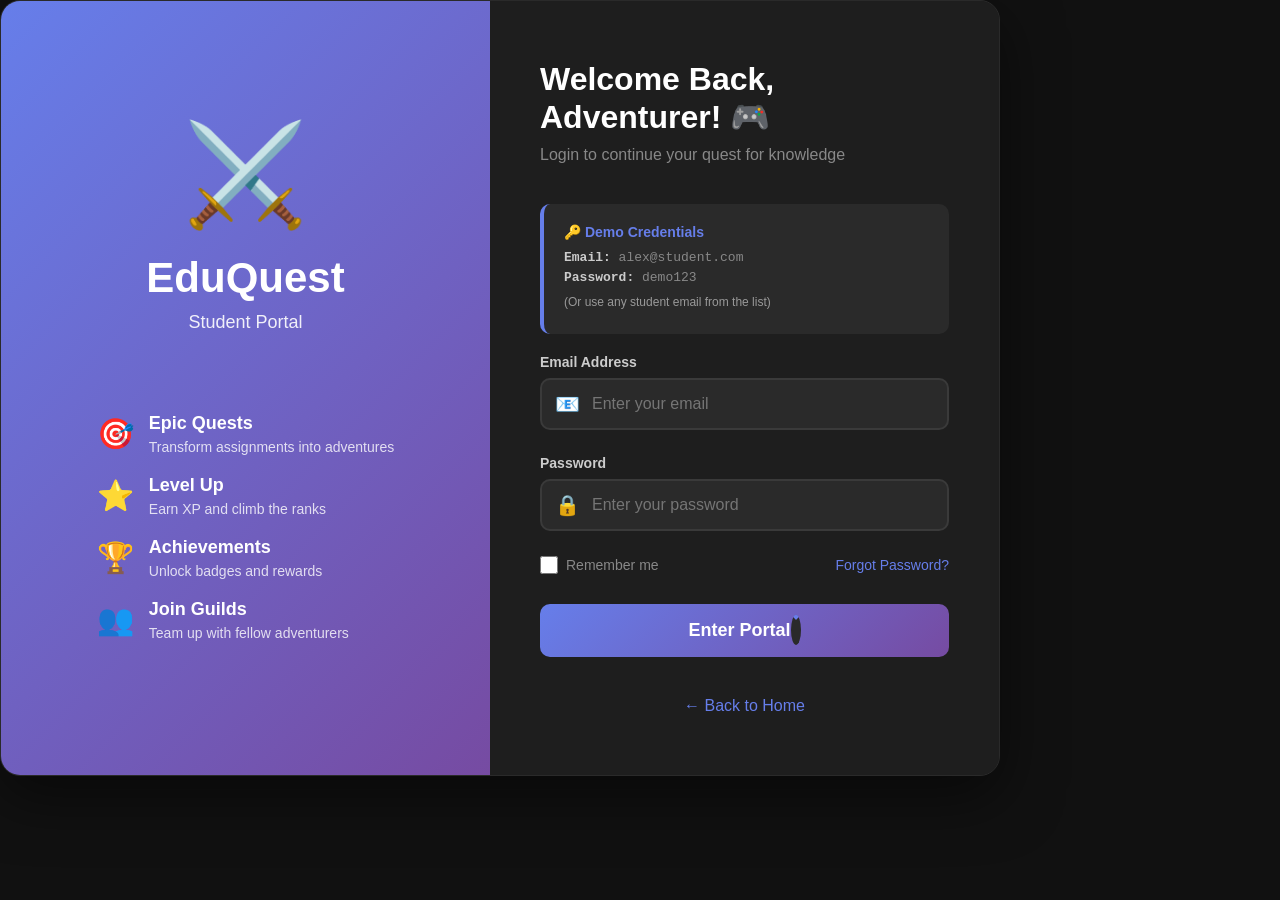
<file: profile.html>
<!DOCTYPE html>
<html lang="en">
<head>
    <meta charset="UTF-8">
    <meta name="viewport" content="width=device-width, initial-scale=1.0">
    <title>Profile - EduQuest</title>
    <link rel="stylesheet" href="theme.css">
</head>
<body>
    <!-- Navigation Bar -->
    <nav class="navbar">
        <div class="nav-left">
            <a href="index.html" class="logo">
                <span>🎮</span>
                <span>EduQuest</span>
            </a>
            <ul class="nav-menu">
                <li><a href="student-dashboard.html">Dashboard</a></li>
                <li><a href="quest-board.html">Quest Board</a></li>
                <li><a href="my-quests.html">My Quests</a></li>
                <li><a href="guild.html">Guild</a></li>
                <li><a href="leaderboard.html">Leaderboard</a></li>
            </ul>
        </div>
        <div class="nav-right">
            <button class="back-btn" onclick="window.history.back()">
                ← Back
            </button>
            <button class="logout-btn" onclick="logout()">Logout</button>
        </div>
    </nav>

    <!-- Main Container -->
    <div class="container">
        <!-- Profile Header Card -->
        <div class="profile-header-card">
            <div class="profile-content">
                <div class="profile-top">
                    <div class="profile-avatar-section">
                        <div class="profile-avatar-large" id="profileAvatar">⚔️</div>
                        <button class="change-avatar-btn" onclick="changeAvatar()">Change Avatar</button>
                    </div>
                    <div class="profile-info">
                        <h1 class="profile-name" id="profileName">Alex Johnson</h1>
                        <p class="profile-display-name" id="displayName">"DragonSlayer"</p>
                        <div class="profile-stats-row">
                            <div class="profile-stat">
                                <span class="profile-stat-value" id="profileLevel">7</span>
                                <span class="profile-stat-label">Level</span>
                            </div>
                            <div class="profile-stat">
                                <span class="profile-stat-value" id="profileXP">1,850</span>
                                <span class="profile-stat-label">Total XP</span>
                            </div>
                            <div class="profile-stat">
                                <span class="profile-stat-value" id="profileRank">#2</span>
                                <span class="profile-stat-label">Global Rank</span>
                            </div>
                            <div class="profile-stat">
                                <span class="profile-stat-value" id="streakDays">7</span>
                                <span class="profile-stat-label">Day Streak</span>
                            </div>
                        </div>
                    </div>
                </div>

                <div class="xp-progress-section">
                    <div class="xp-header">
                        <span style="font-size: 18px; font-weight: 600;">Level Progress</span>
                        <span id="xpText">1,850 / 2,000 XP</span>
                    </div>
                    <div class="progress-bar-container">
                        <div class="progress-bar-fill" id="xpProgressBar" style="width: 92.5%">92.5%</div>
                    </div>
                    <p style="margin-top: 10px; font-size: 14px; opacity: 0.9;">
                        150 XP needed to reach Level 8
                    </p>
                </div>
            </div>
        </div>

        <!-- Content Grid -->
        <div class="content-grid">
            <!-- Left Column -->
            <div>
                <!-- Achievements Card -->
                <div class="content-card">
                    <div class="card-header">
                        <span class="card-header-icon">🏆</span>
                        <h2>Achievements</h2>
                        <span style="color: #999; font-size: 14px;">5 / 12 Unlocked</span>
                    </div>
                    <div class="achievements-grid">
                        <div class="achievement-item unlocked">
                            <span class="achievement-icon-large">🎯</span>
                            <div class="achievement-name">First Quest</div>
                            <div class="achievement-desc">Complete your first quest</div>
                            <div class="achievement-date">Unlocked 3 weeks ago</div>
                        </div>

                        <div class="achievement-item unlocked">
                            <span class="achievement-icon-large">⚡</span>
                            <div class="achievement-name">Speed Demon</div>
                            <div class="achievement-desc">Submit 5 quests early</div>
                            <div class="achievement-date">Unlocked 2 weeks ago</div>
                        </div>

                        <div class="achievement-item unlocked">
                            <span class="achievement-icon-large">👑</span>
                            <div class="achievement-name">Guild Master</div>
                            <div class="achievement-desc">Create a guild</div>
                            <div class="achievement-date">Unlocked 2 weeks ago</div>
                        </div>

                        <div class="achievement-item unlocked">
                            <span class="achievement-icon-large">📚</span>
                            <div class="achievement-name">Scholar</div>
                            <div class="achievement-desc">Complete 10 quests</div>
                            <div class="achievement-date">Unlocked 1 week ago</div>
                        </div>

                        <div class="achievement-item unlocked">
                            <span class="achievement-icon-large">🔥</span>
                            <div class="achievement-name">On Fire</div>
                            <div class="achievement-desc">7 day streak</div>
                            <div class="achievement-date">Unlocked today</div>
                        </div>

                        <div class="achievement-item locked">
                            <span class="achievement-icon-large">💯</span>
                            <div class="achievement-name">Perfect Score</div>
                            <div class="achievement-desc">Get 100% on a quest</div>
                        </div>

                        <div class="achievement-item locked">
                            <span class="achievement-icon-large">🤝</span>
                            <div class="achievement-name">Team Player</div>
                            <div class="achievement-desc">Help 5 guild members</div>
                        </div>

                        <div class="achievement-item locked">
                            <span class="achievement-icon-large">🌟</span>
                            <div class="achievement-name">Rising Star</div>
                            <div class="achievement-desc">Reach Level 10</div>
                        </div>

                        <div class="achievement-item locked">
                            <span class="achievement-icon-large">💎</span>
                            <div class="achievement-name">Diamond League</div>
                            <div class="achievement-desc">Reach top 5 in leaderboard</div>
                        </div>

                        <div class="achievement-item locked">
                            <span class="achievement-icon-large">🎓</span>
                            <div class="achievement-name">Master Scholar</div>
                            <div class="achievement-desc">Complete 50 quests</div>
                        </div>

                        <div class="achievement-item locked">
                            <span class="achievement-icon-large">🚀</span>
                            <div class="achievement-name">Speedrunner</div>
                            <div class="achievement-desc">Complete quest in record time</div>
                        </div>

                        <div class="achievement-item locked">
                            <span class="achievement-icon-large">👹</span>
                            <div class="achievement-name">Boss Slayer</div>
                            <div class="achievement-desc">Complete 5 Epic quests</div>
                        </div>
                    </div>
                </div>

                <!-- Recent Activity Card -->
                <div class="content-card">
                    <div class="card-header">
                        <span class="card-header-icon">📅</span>
                        <h2>Recent Activity</h2>
                    </div>
                    <div class="activity-timeline">
                        <div class="activity-item">
                            <div class="activity-time">2 hours ago</div>
                            <div class="activity-content">
                                Unlocked achievement <strong>🔥 On Fire</strong>
                            </div>
                        </div>

                        <div class="activity-item">
                            <div class="activity-time">5 hours ago</div>
                            <div class="activity-content">
                                Submitted quest <strong>Database Normalization Master</strong>
                            </div>
                        </div>

                        <div class="activity-item">
                            <div class="activity-time">Yesterday</div>
                            <div class="activity-content">
                                Earned <strong>250 XP</strong> from completing CSS Animation Workshop
                            </div>
                        </div>

                        <div class="activity-item">
                            <div class="activity-time">2 days ago</div>
                            <div class="activity-content">
                                Accepted new quest <strong>JavaScript Algorithm Challenge</strong>
                            </div>
                        </div>

                        <div class="activity-item">
                            <div class="activity-time">3 days ago</div>
                            <div class="activity-content">
                                Invited <strong>Emma Davis</strong> to join The Code Warriors guild
                            </div>
                        </div>

                        <div class="activity-item">
                            <div class="activity-time">1 week ago</div>
                            <div class="activity-content">
                                Unlocked achievement <strong>📚 Scholar</strong>
                            </div>
                        </div>
                    </div>
                </div>
            </div>

            <!-- Right Sidebar -->
            <div>
                <!-- Stats Card -->
                <div class="content-card">
                    <div class="card-header">
                        <span class="card-header-icon">📊</span>
                        <h2>Statistics</h2>
                    </div>
                    <div class="stats-grid">
                        <div class="stat-box">
                            <span class="stat-box-icon">✅</span>
                            <span class="stat-box-value">12</span>
                            <span class="stat-box-label">Completed Quests</span>
                        </div>

                        <div class="stat-box">
                            <span class="stat-box-icon">🔥</span>
                            <span class="stat-box-value">3</span>
                            <span class="stat-box-label">Active Quests</span>
                        </div>

                        <div class="stat-box">
                            <span class="stat-box-icon">⏱️</span>
                            <span class="stat-box-value">42h</span>
                            <span class="stat-box-label">Time Invested</span>
                        </div>

                        <div class="stat-box">
                            <span class="stat-box-icon">📈</span>
                            <span class="stat-box-value">88%</span>
                            <span class="stat-box-label">Avg. Score</span>
                        </div>

                        <div class="stat-box">
                            <span class="stat-box-icon">🎯</span>
                            <span class="stat-box-value">92%</span>
                            <span class="stat-box-label">On-Time Rate</span>
                        </div>

                        <div class="stat-box">
                            <span class="stat-box-icon">🏆</span>
                            <span class="stat-box-value">5</span>
                            <span class="stat-box-label">Achievements</span>
                        </div>
                    </div>
                </div>

                <!-- Guild Card -->
                <div class="content-card">
                    <div class="card-header">
                        <span class="card-header-icon">⚔️</span>
                        <h2>Guild</h2>
                    </div>
                    <div class="guild-badge">
                        <div class="guild-icon-large">⚔️</div>
                        <div class="guild-name">The Code Warriors</div>
                        <div class="guild-rank">Rank #3 • Guild Leader</div>
                    </div>
                    <div class="stats-grid">
                        <div class="stat-box">
                            <span class="stat-box-value">5</span>
                            <span class="stat-box-label">Members</span>
                        </div>
                        <div class="stat-box">
                            <span class="stat-box-value">9,800</span>
                            <span class="stat-box-label">Guild XP</span>
                        </div>
                    </div>
                    <button style="width: 100%; margin-top: 15px; padding: 12px; background: linear-gradient(135deg, #667eea 0%, #764ba2 100%); color: white; border: none; border-radius: 10px; font-weight: 600; cursor: pointer;" onclick="window.location.href='guild.html'">
                        View Guild →
                    </button>
                </div>

                <!-- Skills Card -->
                <div class="content-card">
                    <div class="card-header">
                        <span class="card-header-icon">📖</span>
                        <h2>Skills</h2>
                    </div>
                    <div class="skills-list">
                        <div class="skill-item">
                            <div class="skill-header">
                                <span class="skill-name">Database Design</span>
                                <span class="skill-level">Level 7</span>
                            </div>
                            <div class="skill-bar">
                                <div class="skill-bar-fill" style="width: 85%"></div>
                            </div>
                        </div>

                        <div class="skill-item">
                            <div class="skill-header">
                                <span class="skill-name">Web Development</span>
                                <span class="skill-level">Level 6</span>
                            </div>
                            <div class="skill-bar">
                                <div class="skill-bar-fill" style="width: 70%"></div>
                            </div>
                        </div>

                        <div class="skill-item">
                            <div class="skill-header">
                                <span class="skill-name">Programming</span>
                                <span class="skill-level">Level 5</span>
                            </div>
                            <div class="skill-bar">
                                <div class="skill-bar-fill" style="width: 60%"></div>
                            </div>
                        </div>

                        <div class="skill-item">
                            <div class="skill-header">
                                <span class="skill-name">Algorithms</span>
                                <span class="skill-level">Level 4</span>
                            </div>
                            <div class="skill-bar">
                                <div class="skill-bar-fill" style="width: 45%"></div>
                            </div>
                        </div>
                    </div>
                </div>
            </div>
        </div>
    </div>

    <script>
        // Check authentication
        function checkAuth() {
            const currentUser = sessionStorage.getItem('currentUser');
            if (!currentUser) {
                window.location.href = 'student-login.html';
                return null;
            }
            return JSON.parse(currentUser);
        }

        // Logout function
        function logout() {
            sessionStorage.removeItem('currentUser');
            window.location.href = 'student-login.html';
        }

        // Mock profile data
        const profileData = {
            1: { 
                name: 'Alex Johnson', 
                displayName: 'DragonSlayer', 
                level: 7, 
                currentXP: 1850, 
                maxXP: 2000, 
                rank: 2,
                streak: 7,
                avatar: '⚔️'
            },
            2: { 
                name: 'Sarah Williams', 
                displayName: 'CodeMaster', 
                level: 10, 
                currentXP: 2500, 
                maxXP: 3000, 
                rank: 1,
                streak: 15,
                avatar: '👑'
            }
        };

        // Load profile
        function loadProfile() {
            const user = checkAuth();
            if (!user) return;

            const profile = profileData[user.id] || profileData[1];

            document.getElementById('profileName').textContent = profile.name;
            document.getElementById('displayName').textContent = `"${profile.displayName}"`;
            document.getElementById('profileLevel').textContent = profile.level;
            document.getElementById('profileXP').textContent = profile.currentXP.toLocaleString();
            document.getElementById('profileRank').textContent = `#${profile.rank}`;
            document.getElementById('streakDays').textContent = profile.streak;
            document.getElementById('profileAvatar').textContent = profile.avatar;

            const xpPercentage = (profile.currentXP / profile.maxXP * 100).toFixed(1);
            document.getElementById('xpText').textContent = `${profile.currentXP.toLocaleString()} / ${profile.maxXP.toLocaleString()} XP`;
            document.getElementById('xpProgressBar').style.width = xpPercentage + '%';
            document.getElementById('xpProgressBar').textContent = xpPercentage + '%';
        }

        // Change avatar
        function changeAvatar() {
            const avatars = ['⚔️', '👑', '🛡️', '🎨', '⚡', '🔮', '🥷', '✨', '💻', '👸'];
            const current = document.getElementById('profileAvatar').textContent;
            const currentIndex = avatars.indexOf(current);
            const nextIndex = (currentIndex + 1) % avatars.length;
            document.getElementById('profileAvatar').textContent = avatars[nextIndex];
            alert('Avatar updated! ✓');
        }

        // Initialize
        window.addEventListener('DOMContentLoaded', function() {
            loadProfile();
        });

        console.log('%c👤 Profile Loaded', 'color: #667eea; font-size: 16px; font-weight: bold;');
    </script>
</body>
</html>
</file>
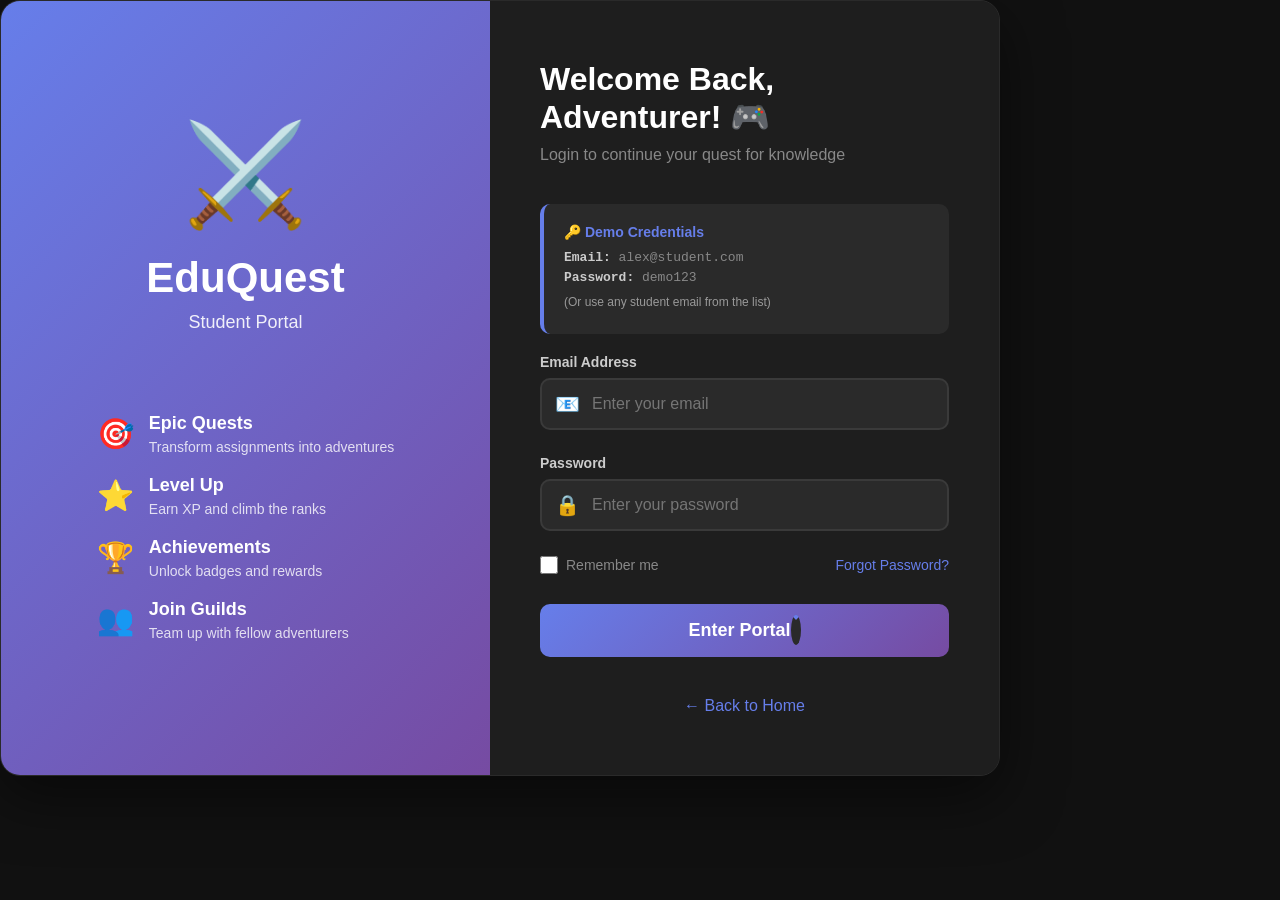
<file: quest-board.html>
<!DOCTYPE html>
<html lang="en">
<head>
    <meta charset="UTF-8">
    <meta name="viewport" content="width=device-width, initial-scale=1.0">
    <title>Quest Board - EduQuest</title>
    <link rel="stylesheet" href="theme.css">
</head>
<body>
    <!-- Navigation Bar -->
    <nav class="navbar">
        <div class="nav-left">
            <a href="index.html" class="logo">
                <span>🎮</span>
                <span>EduQuest</span>
            </a>
            <ul class="nav-menu">
                <li><a href="student-dashboard.html">Dashboard</a></li>
                <li><a href="quest-board.html" class="active">Quest Board</a></li>
                <li><a href="my-quests.html">My Quests</a></li>
                <li><a href="guild.html">Guild</a></li>
                <li><a href="leaderboard.html">Leaderboard</a></li>
            </ul>
        </div>
        <div class="nav-right">
            <div class="user-profile" onclick="window.location.href='profile.html'">
                <div class="user-avatar">⚔️</div>
                <div class="user-info">
                    <div class="user-name" id="userName">Loading...</div>
                    <div class="user-level" id="userLevel">Level --</div>
                </div>
            </div>
            <button class="logout-btn" onclick="logout()">Logout</button>
        </div>
    </nav>

    <!-- Main Container -->
    <div class="container">
        <!-- Page Header -->
        <div class="page-header">
            <h1>🎯 Quest Board</h1>
            <p>Discover new adventures and challenges to level up your skills!</p>
        </div>

        <!-- Search and Filter Section -->
        <div class="search-filter-section">
            <div class="search-bar">
                <div class="search-input-wrapper">
                    <span class="search-icon">🔍</span>
                    <input 
                        type="text" 
                        class="search-input" 
                        id="searchInput"
                        placeholder="Search quests by title, description, or lecturer..."
                    >
                </div>
                <button class="search-btn" onclick="filterQuests()">Search</button>
            </div>

            <div class="filters">
                <div class="filter-group">
                    <label>📚 Category</label>
                    <select class="filter-select" id="categoryFilter" onchange="filterQuests()">
                        <option value="all">All Categories</option>
                        <option value="database">Database Design</option>
                        <option value="web">Web Development</option>
                        <option value="programming">Programming</option>
                        <option value="algorithms">Algorithms</option>
                        <option value="networking">Networking</option>
                        <option value="security">Security</option>
                    </select>
                </div>

                <div class="filter-group">
                    <label>⚔️ Difficulty</label>
                    <select class="filter-select" id="difficultyFilter" onchange="filterQuests()">
                        <option value="all">All Difficulties</option>
                        <option value="easy">Easy</option>
                        <option value="medium">Medium</option>
                        <option value="hard">Hard</option>
                        <option value="epic">Epic</option>
                    </select>
                </div>

                <div class="filter-group">
                    <label>⭐ XP Range</label>
                    <select class="filter-select" id="xpFilter" onchange="filterQuests()">
                        <option value="all">All XP</option>
                        <option value="0-200">0 - 200 XP</option>
                        <option value="201-400">201 - 400 XP</option>
                        <option value="401-600">401 - 600 XP</option>
                        <option value="601+">601+ XP</option>
                    </select>
                </div>

                <div class="filter-group">
                    <label>⏰ Status</label>
                    <select class="filter-select" id="statusFilter" onchange="filterQuests()">
                        <option value="all">All Quests</option>
                        <option value="available">Available</option>
                        <option value="accepted">Accepted</option>
                    </select>
                </div>
            </div>

            <div class="filter-tags">
                <div class="filter-tag active" data-tag="all" onclick="quickFilter('all')">
                    🌟 All Quests
                </div>
                <div class="filter-tag" data-tag="new" onclick="quickFilter('new')">
                    ✨ New This Week
                </div>
                <div class="filter-tag" data-tag="popular" onclick="quickFilter('popular')">
                    🔥 Popular
                </div>
                <div class="filter-tag" data-tag="deadline" onclick="quickFilter('deadline')">
                    ⏰ Deadline Soon
                </div>
            </div>
        </div>

        <!-- Quest Stats and View Toggle -->
        <div class="quest-stats">
            <div class="quest-count">
                <span id="questCount">0</span> Quests Available
            </div>
            <div class="view-toggle">
                <button class="toggle-btn active" onclick="changeView('grid')" title="Grid View">
                    ▦
                </button>
                <button class="toggle-btn" onclick="changeView('list')" title="List View">
                    ☰
                </button>
            </div>
        </div>

        <!-- Quests Container -->
        <div class="quests-container">
            <div class="quests-grid" id="questsGrid">
                <!-- Quest cards will be loaded here -->
            </div>
        </div>
    </div>

    <script>
        // Global variables
        let allQuests = [];
        let filteredQuests = [];
        let currentUser = null;

        // Check authentication
        function checkAuth() {
            const userData = sessionStorage.getItem('currentUser');
            if (!userData) {
                window.location.href = 'student-login.html';
                return null;
            }
            return JSON.parse(userData);
        }

        // Logout function
        function logout() {
            sessionStorage.removeItem('currentUser');
            window.location.href = 'student-login.html';
        }

        // Get category display name
        function getCategoryName(slug) {
            const categories = {
                'database': 'Database Design',
                'web': 'Web Development',
                'programming': 'Programming',
                'algorithms': 'Algorithms',
                'networking': 'Networking',
                'security': 'Security'
            };
            return categories[slug] || slug;
        }

        // Calculate days until deadline
        function getDaysUntilDeadline(deadlineStr) {
            const deadline = new Date(deadlineStr);
            const today = new Date();
            today.setHours(0, 0, 0, 0);
            deadline.setHours(0, 0, 0, 0);
            
            const diffTime = deadline - today;
            const diffDays = Math.ceil(diffTime / (1000 * 60 * 60 * 24));
            
            if (diffDays < 0) return 'Overdue';
            if (diffDays === 0) return 'Today';
            if (diffDays === 1) return 'Tomorrow';
            if (diffDays <= 7) return `${diffDays} days`;
            if (diffDays <= 14) return '1 week';
            if (diffDays <= 30) return `${Math.floor(diffDays / 7)} weeks`;
            return `${Math.floor(diffDays / 30)} months`;
        }

        // Load quests from localStorage
        function loadAllQuests() {
            try {
                // Load quests created by lecturers
                const savedQuests = JSON.parse(localStorage.getItem('quests')) || [];
                
                console.log('Loaded quests from localStorage:', savedQuests);
                
                // Load user's accepted quests
                const acceptedQuestIds = JSON.parse(localStorage.getItem(`acceptedQuests_${currentUser.id}`)) || [];
                
                console.log('User accepted quests:', acceptedQuestIds);
                
                // Transform saved quests to display format
                return savedQuests.map(quest => ({
                    id: quest.id,
                    title: quest.title,
                    category: getCategoryName(quest.category),
                    categorySlug: quest.category,
                    description: quest.description,
                    difficulty: quest.difficulty,
                    xpReward: quest.xpReward,
                    lecturer: quest.lecturerName,
                    deadline: getDaysUntilDeadline(quest.deadline),
                    deadlineDate: quest.deadline,
                    icon: quest.icon,
                    accepted: acceptedQuestIds.includes(quest.id),
                    hasPrerequisite: false,
                    popularity: Math.floor(Math.random() * 30) + 70,
                    createdAt: quest.createdAt
                }));
            } catch (error) {
                console.error('Error loading quests:', error);
                return [];
            }
        }

        // Load user data
        function loadUserData() {
            if (!currentUser) return;

            const studentData = {
                1: { name: 'Alex Johnson', displayName: 'DragonSlayer', level: 7 },
                2: { name: 'Sarah Williams', displayName: 'CodeMaster', level: 10 },
                3: { name: 'Mike Chen', displayName: 'BugHunter', level: 6 },
                4: { name: 'Emma Davis', displayName: 'PixelQueen', level: 5 },
                5: { name: 'John Smith', displayName: 'SpeedDemon', level: 4 }
            };

            const data = studentData[currentUser.id] || studentData[1];

            document.getElementById('userName').textContent = data.displayName;
            document.getElementById('userLevel').textContent = `Level ${data.level}`;
        }

        // Render quests
        function renderQuests(quests) {
            const questsGrid = document.getElementById('questsGrid');
            const questCount = document.getElementById('questCount');
            
            questCount.textContent = quests.length;

            if (quests.length === 0) {
                questsGrid.innerHTML = `
                    <div class="empty-state">
                        <div class="empty-icon">🔍</div>
                        <h3>No quests found</h3>
                        <p>Try adjusting your filters or search criteria</p>
                        <p style="margin-top: 15px; font-size: 14px; color: #999;">
                            Lecturers can create new quests from the Lecturer Portal
                        </p>
                        <button class="browse-btn" onclick="window.location.href='create-quest.html'" 
                                style="margin-top: 20px; padding: 10px 20px; background: #667eea; 
                                color: white; border: none; border-radius: 8px; cursor: pointer;">
                            Go to Lecturer Portal
                        </button>
                    </div>
                `;
                return;
            }

            questsGrid.innerHTML = quests.map(quest => `
                <div class="quest-card" onclick="viewQuestDetail(${quest.id})">
                    <div class="quest-card-header">
                        <div class="quest-icon">${quest.icon}</div>
                        <span class="quest-difficulty difficulty-${quest.difficulty}">
                            ${quest.difficulty.toUpperCase()}
                        </span>
                    </div>
                    <div class="quest-title">${quest.title}</div>
                    <span class="quest-category">📚 ${quest.category}</span>
                    ${quest.hasPrerequisite ? '<div class="prerequisite-badge">🔒 Prerequisites Required</div>' : ''}
                    <div class="quest-description">${quest.description}</div>
                    <div class="quest-meta">
                        <div class="meta-item">
                            <span>👤</span>
                            <span>${quest.lecturer}</span>
                        </div>
                        <div class="meta-item">
                            <span>⏰</span>
                            <span>Due: ${quest.deadline}</span>
                        </div>
                        <div class="meta-item">
                            <span>🔥</span>
                            <span>${quest.popularity}% popularity</span>
                        </div>
                        <div class="meta-item">
                            <span>👥</span>
                            <span>${Math.floor(Math.random() * 50) + 10} enrolled</span>
                        </div>
                    </div>
                    <div class="quest-footer">
                        <div class="xp-badge">
                            ⭐ ${quest.xpReward} XP
                        </div>
                        ${quest.accepted 
                            ? '<div class="accepted-badge">✓ Accepted</div>'
                            : '<button class="accept-btn" onclick="acceptQuest(event, ' + quest.id + ')">Accept Quest</button>'
                        }
                    </div>
                </div>
            `).join('');
        }

        // Filter quests
        function filterQuests() {
            const searchTerm = document.getElementById('searchInput').value.toLowerCase();
            const category = document.getElementById('categoryFilter').value;
            const difficulty = document.getElementById('difficultyFilter').value;
            const xpRange = document.getElementById('xpFilter').value;
            const status = document.getElementById('statusFilter').value;

            filteredQuests = allQuests.filter(quest => {
                // Search filter
                const matchesSearch = quest.title.toLowerCase().includes(searchTerm) ||
                                    quest.description.toLowerCase().includes(searchTerm) ||
                                    quest.lecturer.toLowerCase().includes(searchTerm);

                // Category filter
                const matchesCategory = category === 'all' || quest.categorySlug === category;

                // Difficulty filter
                const matchesDifficulty = difficulty === 'all' || quest.difficulty === difficulty;

                // XP filter
                let matchesXP = true;
                if (xpRange !== 'all') {
                    if (xpRange === '0-200') matchesXP = quest.xpReward <= 200;
                    else if (xpRange === '201-400') matchesXP = quest.xpReward > 200 && quest.xpReward <= 400;
                    else if (xpRange === '401-600') matchesXP = quest.xpReward > 400 && quest.xpReward <= 600;
                    else if (xpRange === '601+') matchesXP = quest.xpReward > 600;
                }

                // Status filter
                const matchesStatus = status === 'all' || 
                                    (status === 'available' && !quest.accepted) ||
                                    (status === 'accepted' && quest.accepted);

                return matchesSearch && matchesCategory && matchesDifficulty && matchesXP && matchesStatus;
            });

            renderQuests(filteredQuests);
        }

        // Quick filter
        function quickFilter(tag) {
            // Update active tag
            document.querySelectorAll('.filter-tag').forEach(t => t.classList.remove('active'));
            document.querySelector(`[data-tag="${tag}"]`).classList.add('active');

            // Reset filters
            document.getElementById('categoryFilter').value = 'all';
            document.getElementById('difficultyFilter').value = 'all';
            document.getElementById('xpFilter').value = 'all';
            document.getElementById('statusFilter').value = 'all';
            document.getElementById('searchInput').value = '';

            // Apply quick filter
            if (tag === 'all') {
                filteredQuests = [...allQuests];
            } else if (tag === 'new') {
                // Filter quests created in last week
                const oneWeekAgo = new Date();
                oneWeekAgo.setDate(oneWeekAgo.getDate() - 7);
                filteredQuests = allQuests.filter(q => {
                    const createdDate = new Date(q.createdAt);
                    return createdDate >= oneWeekAgo;
                });
            } else if (tag === 'popular') {
                filteredQuests = allQuests.filter(q => q.popularity >= 85);
            } else if (tag === 'deadline') {
                filteredQuests = allQuests.filter(q => {
                    const deadline = new Date(q.deadlineDate);
                    const today = new Date();
                    const diffDays = Math.ceil((deadline - today) / (1000 * 60 * 60 * 24));
                    return diffDays >= 0 && diffDays <= 5;
                });
            }

            renderQuests(filteredQuests);
        }

        // Accept quest
        function acceptQuest(event, questId) {
            event.stopPropagation();
            
            if (!currentUser) return;
            
            const quest = allQuests.find(q => q.id === questId);
            if (quest) {
                try {
                    // Save accepted quest to localStorage
                    const acceptedQuestIds = JSON.parse(localStorage.getItem(`acceptedQuests_${currentUser.id}`)) || [];
                    
                    if (!acceptedQuestIds.includes(questId)) {
                        acceptedQuestIds.push(questId);
                        localStorage.setItem(`acceptedQuests_${currentUser.id}`, JSON.stringify(acceptedQuestIds));
                        console.log('Quest accepted:', questId);
                    }
                    
                    // Update UI
                    quest.accepted = true;
                    renderQuests(filteredQuests);
                    
                    // Show notification
                    alert(`✓ Quest "${quest.title}" accepted successfully!\nYou can now start working on it from "My Quests" page.`);
                } catch (error) {
                    console.error('Error accepting quest:', error);
                    alert('Error accepting quest. Please try again.');
                }
            }
        }

        // View quest detail
        function viewQuestDetail(questId) {
            window.location.href = `quest-detail.html?id=${questId}`;
        }

        // Change view
        function changeView(view) {
            const toggleBtns = document.querySelectorAll('.toggle-btn');
            toggleBtns.forEach(btn => btn.classList.remove('active'));
            event.target.classList.add('active');
            
            console.log('View changed to:', view);
        }

        // Initialize page
        function initializePage() {
            console.log('🎯 Initializing Quest Board...');
            
            // Check authentication
            currentUser = checkAuth();
            if (!currentUser) return;
            
            console.log('Current user:', currentUser);
            
            // Load user data
            loadUserData();
            
            // Load quests
            allQuests = loadAllQuests();
            filteredQuests = [...allQuests];
            
            console.log(`Loaded ${allQuests.length} quests`);
            
            // Render quests
            renderQuests(filteredQuests);
            
            console.log('%c🎯 Quest Board Loaded Successfully', 'color: #667eea; font-size: 16px; font-weight: bold;');
            console.log(`%c${allQuests.length} quests available from localStorage`, 'color: #764ba2; font-size: 14px;');
        }

        // Initialize when DOM is ready
        if (document.readyState === 'loading') {
            document.addEventListener('DOMContentLoaded', initializePage);
        } else {
            initializePage();
        }
    </script>
    
</body>
</html>
</file>
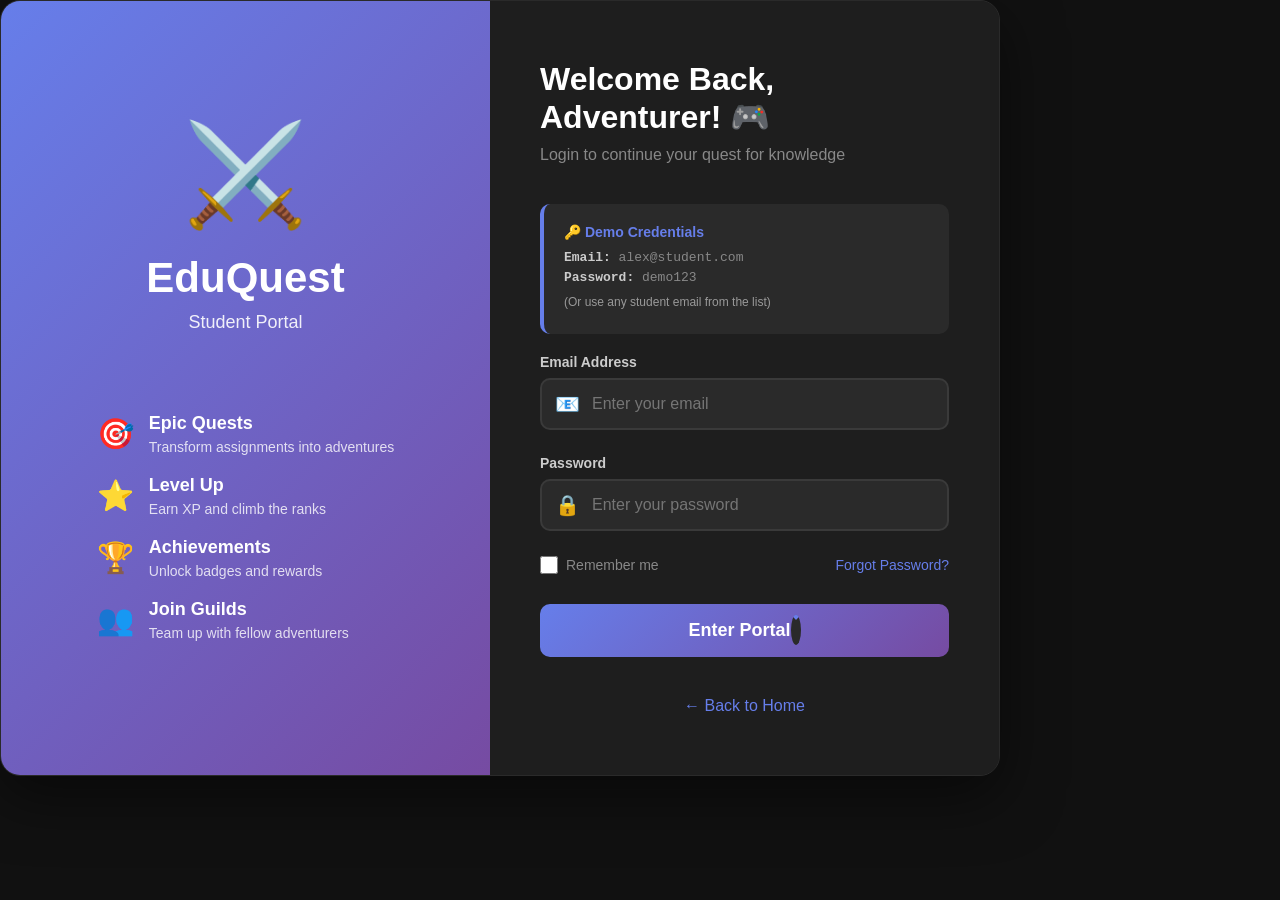
<file: quest-detail.html>
<!DOCTYPE html>
<html lang="en">
<head>
    <meta charset="UTF-8">
    <meta name="viewport" content="width=device-width, initial-scale=1.0">
    <title>Quest Details - EduQuest</title>
    <link rel="stylesheet" href="theme.css">
</head>
<body>
    <!-- Navigation Bar -->
    <nav class="navbar">
        <div class="nav-left">
            <a href="index.html" class="logo">
                <span>🎮</span>
                <span>EduQuest</span>
            </a>
        </div>
        <div class="nav-right">
            <button class="back-btn" onclick="window.history.back()">
                ← Back
            </button>
            <button class="logout-btn" onclick="logout()">Logout</button>
        </div>
    </nav>

    <!-- Main Container -->
    <div class="container">
        <!-- Quest Header Card -->
        <div class="quest-header-card">
            <div class="quest-top-meta">
                <div class="quest-icon-large" id="questIcon">📊</div>
                <div class="quest-badges">
                    <span class="difficulty-badge difficulty-hard" id="difficultyBadge">HARD</span>
                    <span class="xp-badge-large">⭐ <span id="xpReward">350</span> XP</span>
                </div>
            </div>

            <h1 class="quest-title-large" id="questTitle">Database Normalization Master</h1>
            <span class="quest-category-large" id="questCategory">📚 Database Design</span>

            <div class="quest-meta-grid">
                <div class="meta-box">
                    <div class="meta-icon">👤</div>
                    <div class="meta-content">
                        <h4>Lecturer</h4>
                        <p id="lecturerName">Dr. Sarah Chen</p>
                    </div>
                </div>

                <div class="meta-box">
                    <div class="meta-icon">⏰</div>
                    <div class="meta-content">
                        <h4>Deadline</h4>
                        <p id="deadline">Due in 3 days</p>
                    </div>
                </div>

                <div class="meta-box">
                    <div class="meta-icon">👥</div>
                    <div class="meta-content">
                        <h4>Enrolled</h4>
                        <p id="enrolled">32 students</p>
                    </div>
                </div>

                <div class="meta-box">
                    <div class="meta-icon">🔥</div>
                    <div class="meta-content">
                        <h4>Popularity</h4>
                        <p id="popularity">85%</p>
                    </div>
                </div>
            </div>
        </div>

        <!-- Content Grid -->
        <div class="content-grid">
            <!-- Left Column -->
            <div>
                <!-- Description Card -->
                <div class="content-card">
                    <div class="card-header">
                        <span class="card-header-icon">📝</span>
                        <h2>Quest Description</h2>
                    </div>
                    <p class="description-text" id="questDescription">
                        Master the art of database normalization! In this challenging quest, you'll learn to design efficient database schemas by applying normalization principles up to Third Normal Form (3NF). You'll work with a real-world university management system scenario, identifying functional dependencies, eliminating redundancies, and ensuring data integrity.
                    </p>
                    <p class="description-text">
                        By the end of this quest, you'll be able to confidently design normalized databases that are optimized for performance, maintainability, and scalability. This is an essential skill for any aspiring database administrator or backend developer.
                    </p>
                </div>

                <!-- Requirements Card -->
                <div class="content-card">
                    <div class="card-header">
                        <span class="card-header-icon">✅</span>
                        <h2>Requirements</h2>
                    </div>
                    <ul class="requirements-list">
                        <li>Create an Entity-Relationship Diagram (ERD) for the university system</li>
                        <li>Identify all functional dependencies in the system</li>
                        <li>Normalize the database to Third Normal Form (3NF)</li>
                        <li>Provide detailed explanations for each normalization step</li>
                        <li>Submit SQL CREATE TABLE statements for your final design</li>
                        <li>Include sample data for at least 5 records per table</li>
                    </ul>
                </div>

                <!-- Progress Card (Only if accepted) -->
                <div class="content-card" id="progressCard" style="display: none;">
                    <div class="card-header">
                        <span class="card-header-icon">📊</span>
                        <h2>Your Progress</h2>
                    </div>
                    <div class="progress-section">
                        <div class="progress-header">
                            <span style="font-weight: 600; color: #333;">Quest Progress</span>
                            <span style="font-weight: 600; color: #667eea;" id="progressPercent">75%</span>
                        </div>
                        <div class="progress-bar">
                            <div class="progress-fill" id="progressFill" style="width: 75%">75%</div>
                        </div>
                        <p style="margin-top: 15px; color: #666; font-size: 14px;">
                            ⏱️ Time spent: <strong>8 hours 32 minutes</strong><br>
                            📅 Started: 5 days ago
                        </p>
                    </div>
                </div>

                <!-- Submission Card (Only if accepted) -->
                <div class="content-card" id="submissionCard" style="display: none;">
                    <div class="card-header">
                        <span class="card-header-icon">📤</span>
                        <h2>Submit Your Work</h2>
                    </div>

                    <div class="alert alert-warning">
                        <span>⚠️</span>
                        <span>Make sure all requirements are met before submitting. You can resubmit if your lecturer allows it.</span>
                    </div>

                    <form class="submission-form" id="submissionForm">
                        <div class="form-group">
                            <label for="submissionFiles">📎 Upload Files *</label>
                            <div class="file-upload" onclick="document.getElementById('fileInput').click()">
                                <div class="file-upload-icon">📁</div>
                                <p><strong>Click to upload</strong> or drag and drop</p>
                                <p style="font-size: 12px; color: #999; margin-top: 5px;">
                                    ZIP, PDF, SQL, or DOC (Max 50MB)
                                </p>
                                <input type="file" id="fileInput" multiple accept=".zip,.pdf,.sql,.doc,.docx">
                                <div id="fileList" style="margin-top: 10px; text-align: left;"></div>
                            </div>
                        </div>

                        <div class="form-group">
                            <label for="submissionNotes">📝 Submission Notes (Optional)</label>
                            <textarea 
                                class="form-control" 
                                id="submissionNotes"
                                placeholder="Add any additional comments or notes for your lecturer..."
                            ></textarea>
                        </div>

                        <div class="action-buttons">
                            <button type="button" class="btn-secondary" onclick="saveDraft()">
                                💾 Save Draft
                            </button>
                            <button type="submit" class="btn-primary">
                                🚀 Submit Quest
                            </button>
                        </div>
                    </form>
                </div>
            </div>

            <!-- Right Sidebar -->
            <div>
                <!-- Lecturer Info Card -->
                <div class="sidebar-card lecturer-card">
                    <div class="card-header">
                        <span class="card-header-icon">👨‍🏫</span>
                        <h2>Quest Master</h2>
                    </div>
                    <div class="lecturer-avatar">🎓</div>
                    <div class="lecturer-name" id="lecturerNameSide">Dr. Sarah Chen</div>
                    <div class="lecturer-title">Associate Professor</div>
                    <div class="stats-grid">
                        <div class="stat-item">
                            <span class="stat-value">24</span>
                            <span class="stat-label">Quests Created</span>
                        </div>
                        <div class="stat-item">
                            <span class="stat-value">4.8</span>
                            <span class="stat-label">Rating</span>
                        </div>
                    </div>
                </div>

                <!-- Prerequisites Card -->
                <div class="sidebar-card" id="prerequisitesCard">
                    <div class="card-header">
                        <span class="card-header-icon">🔒</span>
                        <h2>Prerequisites</h2>
                    </div>
                    <div class="prerequisite-item completed">
                        <span>✓</span>
                        <span>Database Fundamentals</span>
                    </div>
                    <div class="prerequisite-item completed">
                        <span>✓</span>
                        <span>SQL Basics</span>
                    </div>
                </div>

                <!-- Quest Stats Card -->
                <div class="sidebar-card">
                    <div class="card-header">
                        <span class="card-header-icon">📈</span>
                        <h2>Quest Stats</h2>
                    </div>
                    <div class="stats-grid">
                        <div class="stat-item">
                            <span class="stat-value">87%</span>
                            <span class="stat-label">Pass Rate</span>
                        </div>
                        <div class="stat-item">
                            <span class="stat-value">12h</span>
                            <span class="stat-label">Avg. Time</span>
                        </div>
                        <div class="stat-item">
                            <span class="stat-value">32</span>
                            <span class="stat-label">Completed</span>
                        </div>
                        <div class="stat-item">
                            <span class="stat-value">15</span>
                            <span class="stat-label">In Progress</span>
                        </div>
                    </div>
                </div>

                <!-- Action Card (Only if not accepted) -->
                <div class="sidebar-card" id="actionCard">
                    <button class="btn-primary" style="width: 100%;" onclick="acceptQuest()">
                        ⚔️ Accept Quest
                    </button>
                    <p style="text-align: center; margin-top: 15px; font-size: 13px; color: #666;">
                        By accepting, this quest will be added to your active quests list.
                    </p>
                </div>
            </div>
        </div>
    </div>

    <script>
        // Get quest ID from URL
        const urlParams = new URLSearchParams(window.location.search);
        const questId = urlParams.get('id') || 1;

        // Check authentication
        function checkAuth() {
            const currentUser = sessionStorage.getItem('currentUser');
            if (!currentUser) {
                window.location.href = 'student-login.html';
                return null;
            }
            return JSON.parse(currentUser);
        }

        // Logout function
        function logout() {
            sessionStorage.removeItem('currentUser');
            window.location.href = 'student-login.html';
        }

        // Mock quest data
        const questData = {
            1: {
                icon: '📊',
                title: 'Database Normalization Master',
                category: 'Database Design',
                difficulty: 'hard',
                xpReward: 350,
                lecturer: 'Dr. Sarah Chen',
                deadline: 'Due in 3 days',
                enrolled: 32,
                popularity: 85,
                accepted: true,
                progress: 75
            },
            2: {
                icon: '🌐',
                title: 'Build a Portfolio Website',
                category: 'Web Development',
                difficulty: 'medium',
                xpReward: 250,
                lecturer: 'Prof. Ahmad Rahman',
                deadline: 'Due in 5 days',
                enrolled: 45,
                popularity: 92,
                accepted: true,
                progress: 40
            },
            3: {
                icon: '💾',
                title: 'SQL Query Mastery',
                category: 'Database Design',
                difficulty: 'hard',
                xpReward: 400,
                lecturer: 'Dr. Sarah Chen',
                deadline: 'Due in 1 week',
                enrolled: 28,
                popularity: 78,
                accepted: false,
                progress: 0
            }
        };

        // Load quest details
        function loadQuestDetails() {
            const quest = questData[questId] || questData[1];

            // Update quest header
            document.getElementById('questIcon').textContent = quest.icon;
            document.getElementById('questTitle').textContent = quest.title;
            document.getElementById('questCategory').textContent = '📚 ' + quest.category;
            document.getElementById('difficultyBadge').textContent = quest.difficulty.toUpperCase();
            document.getElementById('difficultyBadge').className = `difficulty-badge difficulty-${quest.difficulty}`;
            document.getElementById('xpReward').textContent = quest.xpReward;
            document.getElementById('lecturerName').textContent = quest.lecturer;
            document.getElementById('lecturerNameSide').textContent = quest.lecturer;
            document.getElementById('deadline').textContent = quest.deadline;
            document.getElementById('enrolled').textContent = quest.enrolled + ' students';
            document.getElementById('popularity').textContent = quest.popularity + '%';

            // Show/hide cards based on acceptance status
            if (quest.accepted) {
                document.getElementById('progressCard').style.display = 'block';
                document.getElementById('submissionCard').style.display = 'block';
                document.getElementById('actionCard').style.display = 'none';
                document.getElementById('progressPercent').textContent = quest.progress + '%';
                document.getElementById('progressFill').style.width = quest.progress + '%';
                document.getElementById('progressFill').textContent = quest.progress + '%';
            } else {
                document.getElementById('progressCard').style.display = 'none';
                document.getElementById('submissionCard').style.display = 'none';
                document.getElementById('actionCard').style.display = 'block';
            }
        }

        // Accept quest
        function acceptQuest() {
            if (confirm('Are you sure you want to accept this quest? It will be added to your active quests.')) {
                alert('✓ Quest accepted successfully! You can now start working on it.');
                // Update quest status (would normally update database)
                questData[questId].accepted = true;
                loadQuestDetails();
            }
        }

        // Save draft
        function saveDraft() {
            alert('💾 Draft saved successfully! You can continue working on it later.');
        }

        // Handle file upload display
        document.getElementById('fileInput').addEventListener('change', function(e) {
            const fileList = document.getElementById('fileList');
            fileList.innerHTML = '';
            
            if (this.files.length > 0) {
                fileList.innerHTML = '<strong>Selected files:</strong><br>';
                Array.from(this.files).forEach(file => {
                    fileList.innerHTML += `<div style="padding: 5px; background: #e8f5e9; border-radius: 5px; margin-top: 5px;">
                        ✓ ${file.name} (${(file.size / 1024 / 1024).toFixed(2)} MB)
                    </div>`;
                });
            }
        });

        // Handle submission
        document.getElementById('submissionForm').addEventListener('submit', function(e) {
            e.preventDefault();
            
            if (document.getElementById('fileInput').files.length === 0) {
                alert('⚠️ Please upload at least one file before submitting.');
                return;
            }

            if (confirm('🚀 Are you sure you want to submit this quest? Make sure all requirements are met.')) {
                alert('✓ Quest submitted successfully! Your lecturer will review it soon.\n\n🎉 You earned 350 XP!');
                setTimeout(() => {
                    window.location.href = 'my-quests.html';
                }, 1000);
            }
        });

        // Initialize
        window.addEventListener('DOMContentLoaded', function() {
            checkAuth();
            loadQuestDetails();
        });

        console.log('%c🎯 Quest Detail Loaded', 'color: #667eea; font-size: 16px; font-weight: bold;');
        console.log(`%cQuest ID: ${questId}`, 'color: #764ba2; font-size: 14px;');
    </script>
</body>
</html>
</file>
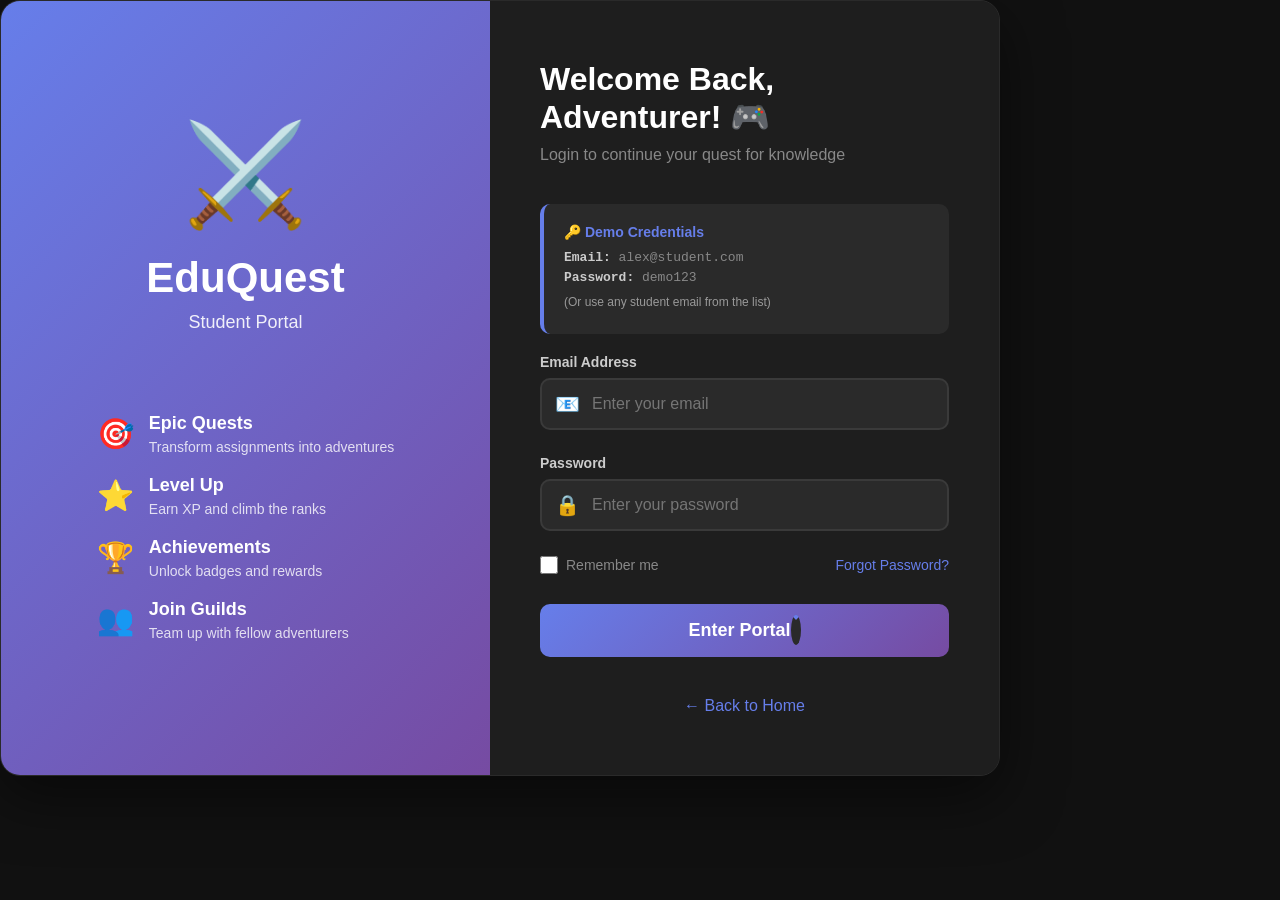
<file: student-dashboard.html>
<!DOCTYPE html>
<html lang="en">
<head>
    <meta charset="UTF-8">
    <meta name="viewport" content="width=device-width, initial-scale=1.0">
    <title>Student Dashboard - EduQuest</title>
    <link rel="stylesheet" href="theme.css">
</head>
<body>
    <!-- Navigation Bar -->
    <nav class="navbar">
        <div class="nav-left">
            <a href="index.html" class="logo">
                <span>🎮</span>
                <span>EduQuest</span>
            </a>
            <ul class="nav-menu">
                <li><a href="student-dashboard.html" class="active">Dashboard</a></li>
                <li><a href="quest-board.html">Quest Board</a></li>
                <li><a href="my-quests.html">My Quests</a></li>
                <li><a href="guild.html">Guild</a></li>
                <li><a href="leaderboard.html">Leaderboard</a></li>
            </ul>
        </div>
        <div class="nav-right">
            <div class="user-profile" onclick="window.location.href='profile.html'">
                <div class="user-avatar">⚔️</div>
                <div class="user-info">
                    <div class="user-name" id="userName">Loading...</div>
                    <div class="user-level" id="userLevel">Level --</div>
                </div>
            </div>
            <button class="logout-btn" onclick="logout()">Logout</button>
        </div>
    </nav>

    <!-- Main Container -->
    <div class="container">
        <!-- Welcome Section -->
        <div class="welcome-section">
            <div class="welcome-header">
                <div class="welcome-text">
                    <h1>Welcome back, <span id="welcomeName">Adventurer</span>! ⚔️</h1>
                    <p>Ready to continue your learning adventure?</p>
                </div>
                <div class="quick-stats">
                    <div class="stat-badge">
                        <span>🔥</span>
                        <span id="streakDays">7</span> Day Streak
                    </div>
                    <div class="stat-badge">
                        <span>✅</span>
                        <span id="completedQuests">12</span> Quests Completed
                    </div>
                </div>
            </div>

            <!-- XP Progress -->
            <div class="xp-section">
                <div class="xp-header">
                    <h2>Level <span id="currentLevel">7</span></h2>
                    <div class="xp-numbers">
                        <span id="currentXP">1,850</span> / <span id="nextLevelXP">2,000</span> XP
                    </div>
                </div>
                <div class="progress-bar">
                    <div class="progress-fill" id="xpProgressBar" style="width: 92.5%;">
                        92.5%
                    </div>
                </div>
                <div class="xp-info">
                    <span id="xpToNext">150</span> XP needed to reach Level <span id="nextLevel">8</span>
                </div>
            </div>
        </div>

        <!-- Dashboard Grid -->
        <div class="dashboard-grid">
            <!-- Left Column - Active Quests -->
            <div>
                <div class="section-card">
                    <div class="section-header">
                        <h2>🎯 Active Quests</h2>
                        <a href="my-quests.html" class="view-all-btn">
                            View All →
                        </a>
                    </div>

                    <div id="activeQuestsContainer">
                        <!-- Quest Card 1 -->
                        <div class="quest-card" onclick="window.location.href='quest-detail.html?id=1'">
                            <div class="quest-header">
                                <div>
                                    <div class="quest-title">Database Normalization Master</div>
                                    <span class="quest-category">📊 Database Design</span>
                                </div>
                                <span class="difficulty-badge difficulty-hard">Hard</span>
                            </div>
                            <div class="quest-meta">
                                <span>⭐ 350 XP</span>
                                <span>⏰ Due in 3 days</span>
                                <span>👤 Dr. Sarah Chen</span>
                            </div>
                            <div class="quest-progress">
                                <div style="display: flex; justify-content: space-between; font-size: 13px; color: #666; margin-bottom: 5px;">
                                    <span>Progress</span>
                                    <span>75%</span>
                                </div>
                                <div class="quest-progress-bar">
                                    <div class="quest-progress-fill" style="width: 75%"></div>
                                </div>
                            </div>
                        </div>

                        <!-- Quest Card 2 -->
                        <div class="quest-card" onclick="window.location.href='quest-detail.html?id=2'">
                            <div class="quest-header">
                                <div>
                                    <div class="quest-title">Build a Portfolio Website</div>
                                    <span class="quest-category">🌐 Web Development</span>
                                </div>
                                <span class="difficulty-badge difficulty-medium">Medium</span>
                            </div>
                            <div class="quest-meta">
                                <span>⭐ 250 XP</span>
                                <span>⏰ Due in 5 days</span>
                                <span>👤 Prof. Ahmad Rahman</span>
                            </div>
                            <div class="quest-progress">
                                <div style="display: flex; justify-content: space-between; font-size: 13px; color: #666; margin-bottom: 5px;">
                                    <span>Progress</span>
                                    <span>40%</span>
                                </div>
                                <div class="quest-progress-bar">
                                    <div class="quest-progress-fill" style="width: 40%"></div>
                                </div>
                            </div>
                        </div>

                        <!-- Quest Card 3 -->
                        <div class="quest-card" onclick="window.location.href='quest-detail.html?id=3'">
                            <div class="quest-header">
                                <div>
                                    <div class="quest-title">JavaScript Algorithm Challenge</div>
                                    <span class="quest-category">💻 Programming</span>
                                </div>
                                <span class="difficulty-badge difficulty-medium">Medium</span>
                            </div>
                            <div class="quest-meta">
                                <span>⭐ 300 XP</span>
                                <span>⏰ Due in 7 days</span>
                                <span>👤 Dr. Lisa Wong</span>
                            </div>
                            <div class="quest-progress">
                                <div style="display: flex; justify-content: space-between; font-size: 13px; color: #666; margin-bottom: 5px;">
                                    <span>Progress</span>
                                    <span>10%</span>
                                </div>
                                <div class="quest-progress-bar">
                                    <div class="quest-progress-fill" style="width: 10%"></div>
                                </div>
                            </div>
                        </div>
                    </div>
                </div>
            </div>

            <!-- Right Column - Sidebar -->
            <div>
                <!-- Recent Achievements -->
                <div class="section-card achievements-section">
                    <div class="section-header">
                        <h2>🏆 Recent Achievements</h2>
                        <a href="profile.html#achievements" class="view-all-btn">
                            View All →
                        </a>
                    </div>
                    <div class="achievement-grid">
                        <div class="achievement-badge unlocked" title="First Quest Completed">
                            <div class="achievement-icon">🎯</div>
                            <div class="achievement-name">First Quest</div>
                        </div>
                        <div class="achievement-badge unlocked" title="Early Submission">
                            <div class="achievement-icon">⚡</div>
                            <div class="achievement-name">Speed Demon</div>
                        </div>
                        <div class="achievement-badge unlocked" title="Created a Guild">
                            <div class="achievement-icon">👑</div>
                            <div class="achievement-name">Guild Master</div>
                        </div>
                        <div class="achievement-badge locked" title="Locked: Complete 10 quests">
                            <div class="achievement-icon">💯</div>
                            <div class="achievement-name">Perfect Score</div>
                        </div>
                        <div class="achievement-badge locked" title="Locked: Help 5 guild members">
                            <div class="achievement-icon">🤝</div>
                            <div class="achievement-name">Team Player</div>
                        </div>
                        <div class="achievement-badge locked" title="Locked: 30 day streak">
                            <div class="achievement-icon">🔥</div>
                            <div class="achievement-name">On Fire</div>
                        </div>
                    </div>
                </div>

                <!-- Guild Card -->
                <div class="section-card">
                    <div class="section-header">
                        <h2>⚔️ Your Guild</h2>
                        <a href="guild.html" class="view-all-btn">
                            View →
                        </a>
                    </div>
                    <div class="guild-card">
                        <div class="guild-header">
                            <div class="guild-name">The Code Warriors</div>
                            <div class="guild-rank">Rank #3</div>
                        </div>
                        <div class="guild-members">
                            👥 5 Members • 🏆 2,450 Guild XP
                        </div>
                    </div>
                    <div class="stats-grid">
                        <div class="stat-box">
                            <span class="stat-value">15</span>
                            <span class="stat-label">Guild Quests</span>
                        </div>
                        <div class="stat-box">
                            <span class="stat-value">87%</span>
                            <span class="stat-label">Success Rate</span>
                        </div>
                    </div>
                </div>
            </div>
        </div>
    </div>

    <script>
        // Check authentication
        function checkAuth() {
            const currentUser = sessionStorage.getItem('currentUser');
            if (!currentUser) {
                window.location.href = 'student-login.html';
                return null;
            }
            return JSON.parse(currentUser);
        }

        // Logout function
        function logout() {
            sessionStorage.removeItem('currentUser');
            window.location.href = 'student-login.html';
        }

        // Load user data
        function loadUserData() {
            const user = checkAuth();
            if (!user) return;

            // Mock student data (will be replaced with real database)
            const studentData = {
                1: { name: 'Alex Johnson', displayName: 'DragonSlayer', level: 7, currentXP: 1850, maxXP: 2000, streak: 7, completed: 12 },
                2: { name: 'Sarah Williams', displayName: 'CodeMaster', level: 10, currentXP: 2500, maxXP: 3000, streak: 15, completed: 25 },
                3: { name: 'Mike Chen', displayName: 'BugHunter', level: 6, currentXP: 1200, maxXP: 1800, streak: 5, completed: 10 },
                4: { name: 'Emma Davis', displayName: 'PixelQueen', level: 5, currentXP: 950, maxXP: 1500, streak: 4, completed: 8 },
                5: { name: 'John Smith', displayName: 'SpeedDemon', level: 4, currentXP: 600, maxXP: 1200, streak: 3, completed: 6 }
            };

            const data = studentData[user.id] || studentData[1];

            // Update UI
            document.getElementById('userName').textContent = data.displayName;
            document.getElementById('userLevel').textContent = `Level ${data.level}`;
            document.getElementById('welcomeName').textContent = data.name.split(' ')[0];
            document.getElementById('currentLevel').textContent = data.level;
            document.getElementById('currentXP').textContent = data.currentXP.toLocaleString();
            document.getElementById('nextLevelXP').textContent = data.maxXP.toLocaleString();
            document.getElementById('nextLevel').textContent = data.level + 1;
            document.getElementById('streakDays').textContent = data.streak;
            document.getElementById('completedQuests').textContent = data.completed;

            // Calculate XP progress
            const xpPercentage = (data.currentXP / data.maxXP * 100).toFixed(1);
            const xpToNext = data.maxXP - data.currentXP;
            document.getElementById('xpToNext').textContent = xpToNext.toLocaleString();
            
            const progressBar = document.getElementById('xpProgressBar');
            progressBar.style.width = xpPercentage + '%';
            progressBar.textContent = xpPercentage + '%';
        }

        // Initialize dashboard
        window.addEventListener('DOMContentLoaded', function() {
            loadUserData();
            
            // Animate XP bar
            setTimeout(() => {
                const progressBar = document.getElementById('xpProgressBar');
                progressBar.style.transition = 'width 1.5s ease';
            }, 100);
        });

        // Console log
        console.log('%c🎮 Student Dashboard Loaded', 'color: #667eea; font-size: 16px; font-weight: bold;');
        console.log('%cWelcome to EduQuest!', 'color: #764ba2; font-size: 14px;');
    </script>
</body>
</html>
</file>
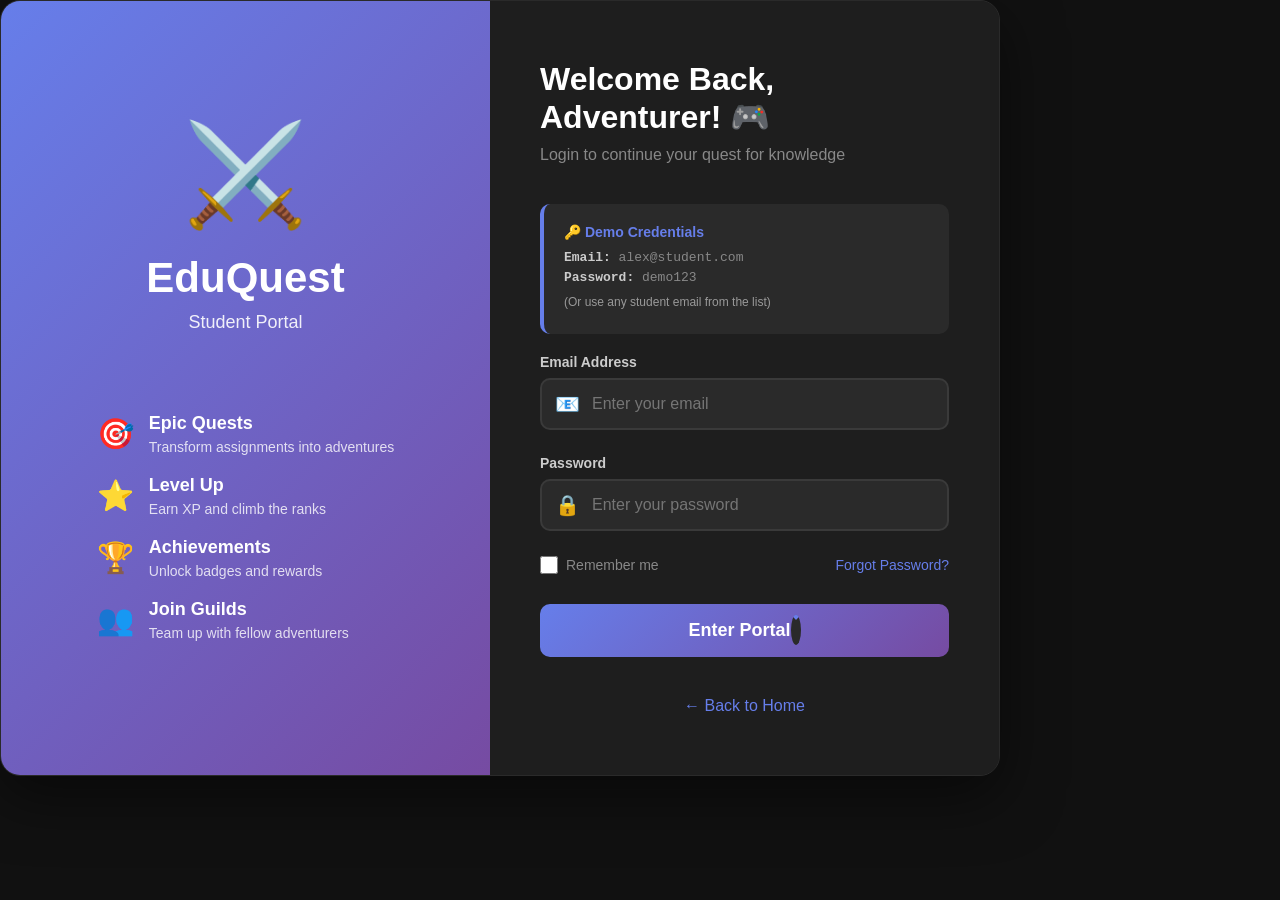
<file: student-login.html>
<!DOCTYPE html>
<html lang="en">
<head>
    <meta charset="UTF-8">
    <meta name="viewport" content="width=device-width, initial-scale=1.0">
    <title>Student Login - EduQuest</title>
    <link rel="stylesheet" href="theme.css">
</head>
<body>
    <div class="login-container">
        <!-- Left Side - Branding -->
        <div class="login-left">
            <div class="logo-section">
                <div class="logo-icon">⚔️</div>
                <h1>EduQuest</h1>
                <p>Student Portal</p>
            </div>

            <div class="features-list">
                <div class="feature-item">
                    <span class="feature-icon">🎯</span>
                    <div class="feature-text">
                        <h3>Epic Quests</h3>
                        <p>Transform assignments into adventures</p>
                    </div>
                </div>

                <div class="feature-item">
                    <span class="feature-icon">⭐</span>
                    <div class="feature-text">
                        <h3>Level Up</h3>
                        <p>Earn XP and climb the ranks</p>
                    </div>
                </div>

                <div class="feature-item">
                    <span class="feature-icon">🏆</span>
                    <div class="feature-text">
                        <h3>Achievements</h3>
                        <p>Unlock badges and rewards</p>
                    </div>
                </div>

                <div class="feature-item">
                    <span class="feature-icon">👥</span>
                    <div class="feature-text">
                        <h3>Join Guilds</h3>
                        <p>Team up with fellow adventurers</p>
                    </div>
                </div>
            </div>
        </div>

        <!-- Right Side - Login Form -->
        <div class="login-right">
            <div class="login-header">
                <h2>Welcome Back, Adventurer! 🎮</h2>
                <p>Login to continue your quest for knowledge</p>
            </div>

            <div class="error-message" id="errorMessage"></div>
            <div class="success-message" id="successMessage"></div>

            <!-- Demo Credentials Box -->
            <div class="demo-credentials">
                <h4>🔑 Demo Credentials</h4>
                <p><strong>Email:</strong> alex@student.com</p>
                <p><strong>Password:</strong> demo123</p>
                <p style="margin-top: 10px; font-family: 'Segoe UI', sans-serif; font-size: 12px; color: #999;">
                    (Or use any student email from the list)
                </p>
            </div>

            <form id="loginForm">
                <div class="form-group">
                    <label for="email">Email Address</label>
                    <div class="input-wrapper">
                        <span class="input-icon">📧</span>
                        <input 
                            type="email" 
                            id="email" 
                            name="email" 
                            placeholder="Enter your email"
                            required
                        >
                    </div>
                </div>

                <div class="form-group">
                    <label for="password">Password</label>
                    <div class="input-wrapper">
                        <span class="input-icon">🔒</span>
                        <input 
                            type="password" 
                            id="password" 
                            name="password" 
                            placeholder="Enter your password"
                            required
                        >
                    </div>
                </div>

                <div class="form-options">
                    <label class="remember-me">
                        <input type="checkbox" id="rememberMe">
                        <span>Remember me</span>
                    </label>
                    <a href="#" class="forgot-password">Forgot Password?</a>
                </div>

                <button type="submit" class="login-button" id="loginBtn">
                    <span id="btnText">Enter Portal</span>
                    <span class="spinner"></span>
                </button>
            </form>

            <div class="back-home">
                <a href="index.html">← Back to Home</a>
            </div>
        </div>
    </div>

    <script>
        // Demo student accounts
        const DEMO_STUDENTS = [
            { email: 'alex@student.com', password: 'demo123', name: 'Alex Johnson', id: 1 },
            { email: 'sarah@student.com', password: 'demo123', name: 'Sarah Williams', id: 2 },
            { email: 'mike@student.com', password: 'demo123', name: 'Mike Chen', id: 3 },
            { email: 'emma@student.com', password: 'demo123', name: 'Emma Davis', id: 4 },
            { email: 'john@student.com', password: 'demo123', name: 'John Smith', id: 5 }
        ];

        const loginForm = document.getElementById('loginForm');
        const loginBtn = document.getElementById('loginBtn');
        const btnText = document.getElementById('btnText');
        const errorMessage = document.getElementById('errorMessage');
        const successMessage = document.getElementById('successMessage');

        loginForm.addEventListener('submit', function(e) {
            e.preventDefault();
            
            const email = document.getElementById('email').value;
            const password = document.getElementById('password').value;
            const rememberMe = document.getElementById('rememberMe').checked;

            // Clear previous messages
            errorMessage.style.display = 'none';
            successMessage.style.display = 'none';

            // Add loading state
            loginBtn.classList.add('loading');
            loginBtn.disabled = true;
            btnText.textContent = 'Logging in...';

            // Simulate authentication delay
            setTimeout(() => {
                const student = DEMO_STUDENTS.find(s => s.email === email && s.password === password);

                if (student) {
                    // Store user session
                    sessionStorage.setItem('currentUser', JSON.stringify({
                        id: student.id,
                        name: student.name,
                        email: student.email,
                        role: 'student'
                    }));

                    if (rememberMe) {
                        localStorage.setItem('rememberedUser', email);
                    }

                    // Show success message
                    successMessage.textContent = `✓ Welcome back, ${student.name}! Redirecting...`;
                    successMessage.style.display = 'block';

                    // Redirect to dashboard
                    setTimeout(() => {
                        window.location.href = 'student-dashboard.html';
                    }, 1000);
                } else {
                    // Show error message
                    errorMessage.textContent = '✗ Invalid email or password. Please try again.';
                    errorMessage.style.display = 'block';

                    // Remove loading state
                    loginBtn.classList.remove('loading');
                    loginBtn.disabled = false;
                    btnText.textContent = 'Enter Portal';
                }
            }, 1000);
        });

        // Auto-fill remembered user
        window.addEventListener('load', function() {
            const rememberedUser = localStorage.getItem('rememberedUser');
            if (rememberedUser) {
                document.getElementById('email').value = rememberedUser;
                document.getElementById('rememberMe').checked = true;
            }
        });

        // Show/hide password toggle (optional enhancement)
        const passwordInput = document.getElementById('password');
        passwordInput.addEventListener('dblclick', function() {
            if (this.type === 'password') {
                this.type = 'text';
                setTimeout(() => {
                    this.type = 'password';
                }, 2000);
            }
        });

        // Console message
        console.log('%c🎮 EduQuest - Student Portal', 'color: #667eea; font-size: 20px; font-weight: bold;');
        console.log('%cDemo Credentials:', 'color: #764ba2; font-size: 14px;');
        DEMO_STUDENTS.forEach(student => {
            console.log(`📧 ${student.email} | 🔑 demo123`);
        });
    </script>
</body>
</html>
</file>
<file: theme.css>
/* ============================================================
   EduQuest – Unified Theme
   Base:    Black & White
   Primary: Red       #f5576c  (action buttons, CTAs, accents)
   Secondary: Purple  #667eea → #764ba2 gradient (nav active, badges)
   ============================================================ */

/* ---------- Reset ---------- */
* {
    margin: 0;
    padding: 0;
    box-sizing: border-box;
}

/* ---------- Body ---------- */
body {
    font-family: 'Segoe UI', Tahoma, Geneva, Verdana, sans-serif;
    background: #111111;
    min-height: 100vh;
    color: #e0e0e0;
}

/* Login pages centre their content */
body.login-page {
    display: flex;
    justify-content: center;
    align-items: center;
    padding: 20px;
}

/* ---------- Navigation Bar ---------- */
.navbar {
    background: #1a1a1a;
    backdrop-filter: blur(10px);
    padding: 15px 30px;
    display: flex;
    justify-content: space-between;
    align-items: center;
    box-shadow: 0 2px 12px rgba(0, 0, 0, 0.4);
    position: sticky;
    top: 0;
    z-index: 1000;
    border-bottom: 1px solid #2a2a2a;
}

/* Landing-page navbar (transparent, fixed) */
.navbar.navbar-transparent {
    background: rgba(0, 0, 0, 0.55);
    border-bottom: none;
    position: fixed;
    width: 100%;
    top: 0;
    box-shadow: 0 4px 30px rgba(0, 0, 0, 0.3);
}

.nav-left {
    display: flex;
    align-items: center;
    gap: 30px;
}

.logo {
    display: flex;
    align-items: center;
    gap: 10px;
    color: #f5576c;
    font-size: 24px;
    font-weight: bold;
    text-decoration: none;
}

/* Landing logo is white because it sits on the dark hero */
.navbar-transparent .logo {
    color: #ffffff;
    font-size: 28px;
    gap: 15px;
}

.logo-icon {
    font-size: 40px;
}

.nav-menu,
.nav-links {
    display: flex;
    gap: 20px;
    list-style: none;
}

.nav-menu a,
.nav-links a {
    color: #cccccc;
    text-decoration: none;
    font-weight: 500;
    padding: 8px 16px;
    border-radius: 8px;
    transition: all 0.3s;
    font-size: 16px;
}

.nav-menu a:hover {
    background: #2a2a2a;
    color: #ffffff;
}

.nav-links a:hover {
    background: rgba(255, 255, 255, 0.15);
    color: #ffffff;
    transform: translateY(-2px);
}

.nav-menu a.active {
    background: linear-gradient(135deg, #667eea 0%, #764ba2 100%);
    color: #ffffff;
}

.nav-right {
    display: flex;
    align-items: center;
    gap: 20px;
}

/* User Profile (navbar) */
.user-profile {
    display: flex;
    align-items: center;
    gap: 12px;
    cursor: pointer;
    padding: 8px 15px;
    border-radius: 25px;
    transition: background 0.3s;
}

.user-profile:hover {
    background: #2a2a2a;
}

.user-avatar {
    width: 40px;
    height: 40px;
    border-radius: 50%;
    background: linear-gradient(135deg, #667eea 0%, #764ba2 100%);
    display: flex;
    align-items: center;
    justify-content: center;
    font-size: 20px;
    color: #ffffff;
}

.user-info {
    text-align: left;
}

.user-name {
    font-weight: 600;
    font-size: 14px;
    color: #ffffff;
}

.user-level,
.user-title {
    font-size: 12px;
    color: #888888;
}

/* Nav Buttons */
.back-btn {
    background: #2a2a2a;
    color: #cccccc;
    border: none;
    padding: 10px 20px;
    border-radius: 8px;
    cursor: pointer;
    font-weight: 600;
    transition: all 0.3s;
    display: flex;
    align-items: center;
    gap: 8px;
}

.back-btn:hover {
    background: #3a3a3a;
    color: #ffffff;
    transform: translateX(-3px);
}

.logout-btn {
    background: #f5576c;
    color: #ffffff;
    border: none;
    padding: 10px 20px;
    border-radius: 8px;
    cursor: pointer;
    font-weight: 600;
    transition: all 0.3s;
}

.logout-btn:hover {
    background: #e04556;
    transform: translateY(-2px);
}

/* ---------- Main Container ---------- */
.container {
    max-width: 1400px;
    margin: 0 auto;
    padding: 30px 20px;
}

/* ---------- Page Header ---------- */
.page-header {
    background: #1e1e1e;
    border-radius: 20px;
    padding: 30px;
    margin-bottom: 30px;
    box-shadow: 0 5px 20px rgba(0, 0, 0, 0.3);
    animation: slideDown 0.5s ease;
    border: 1px solid #2a2a2a;
}

.page-header h1 {
    font-size: 32px;
    color: #ffffff;
    display: flex;
    align-items: center;
    gap: 15px;
    margin-bottom: 10px;
}

.page-header p {
    color: #999999;
    font-size: 16px;
}

.page-header-content {
    display: flex;
    justify-content: space-between;
    align-items: center;
    flex-wrap: wrap;
    gap: 20px;
}

/* ---------- Welcome / Submission Header ---------- */
.welcome-section,
.submission-header {
    background: #1e1e1e;
    border-radius: 20px;
    padding: 30px;
    margin-bottom: 30px;
    box-shadow: 0 5px 20px rgba(0, 0, 0, 0.3);
    animation: slideDown 0.5s ease;
    border: 1px solid #2a2a2a;
}

.welcome-header {
    display: flex;
    justify-content: space-between;
    align-items: center;
    flex-wrap: wrap;
    gap: 20px;
    margin-bottom: 25px;
}

.welcome-text h1 {
    font-size: 32px;
    color: #ffffff;
    margin-bottom: 5px;
}

.welcome-text p {
    color: #999999;
    font-size: 16px;
}

/* Header content (grade-submission) */
.header-content {
    display: flex;
    justify-content: space-between;
    align-items: start;
    gap: 30px;
    flex-wrap: wrap;
}

.student-info {
    display: flex;
    align-items: center;
    gap: 20px;
}

.student-avatar-large {
    width: 80px;
    height: 80px;
    border-radius: 50%;
    background: linear-gradient(135deg, #667eea 0%, #764ba2 100%);
    display: flex;
    align-items: center;
    justify-content: center;
    font-size: 40px;
    color: #ffffff;
}

.student-details h1 {
    font-size: 28px;
    color: #ffffff;
    margin-bottom: 5px;
}

.student-details p {
    font-size: 16px;
    color: #888888;
}

.submission-meta {
    display: flex;
    gap: 15px;
    flex-wrap: wrap;
}

.meta-badge {
    background: #2a2a2a;
    padding: 10px 20px;
    border-radius: 10px;
    text-align: center;
    border: 1px solid #3a3a3a;
}

.meta-label {
    font-size: 11px;
    color: #888888;
    text-transform: uppercase;
    display: block;
    margin-bottom: 5px;
}

.meta-value {
    font-size: 16px;
    font-weight: 600;
    color: #ffffff;
}

/* ---------- Quick Actions / Action Buttons (header area) ---------- */
.quick-actions,
.quick-stats {
    display: flex;
    gap: 15px;
    flex-wrap: wrap;
}

.action-btn {
    padding: 12px 25px;
    border: none;
    border-radius: 10px;
    font-weight: 600;
    cursor: pointer;
    transition: all 0.3s;
    font-size: 14px;
    display: flex;
    align-items: center;
    gap: 8px;
}

.action-btn-primary {
    background: #f5576c;
    color: #ffffff;
}

.action-btn-primary:hover {
    background: #e04556;
    transform: translateY(-2px);
    box-shadow: 0 5px 15px rgba(245, 87, 108, 0.4);
}

.action-btn-secondary {
    background: transparent;
    color: #f5576c;
    border: 2px solid #f5576c;
}

.action-btn-secondary:hover {
    background: #f5576c;
    color: #ffffff;
}

/* ---------- Stat Badges (header) ---------- */
.stat-badge {
    background: linear-gradient(135deg, #667eea 0%, #764ba2 100%);
    color: #ffffff;
    padding: 10px 20px;
    border-radius: 12px;
    font-weight: 600;
    display: flex;
    align-items: center;
    gap: 8px;
    box-shadow: 0 3px 10px rgba(102, 126, 234, 0.3);
}

/* ---------- Stats Grid ---------- */
.stats-grid {
    display: grid;
    grid-template-columns: repeat(auto-fit, minmax(250px, 1fr));
    gap: 25px;
    margin-bottom: 30px;
}

.stat-card {
    background: #1e1e1e;
    border-radius: 15px;
    padding: 25px;
    box-shadow: 0 5px 20px rgba(0, 0, 0, 0.3);
    transition: all 0.3s;
    animation: fadeIn 0.6s ease;
    position: relative;
    overflow: hidden;
    border: 1px solid #2a2a2a;
}

.stat-card::before {
    content: '';
    position: absolute;
    top: 0;
    left: 0;
    width: 100%;
    height: 4px;
    background: linear-gradient(90deg, #667eea 0%, #f5576c 100%);
}

.stat-card:hover {
    transform: translateY(-5px);
    box-shadow: 0 8px 30px rgba(0, 0, 0, 0.4);
    border-color: #3a3a3a;
}

.stat-header {
    display: flex;
    justify-content: space-between;
    align-items: start;
    margin-bottom: 15px;
}

.stat-icon {
    font-size: 40px;
}

.stat-trend {
    font-size: 12px;
    padding: 4px 10px;
    border-radius: 12px;
    font-weight: 600;
}

.stat-trend.up {
    background: #1a3a2a;
    color: #4caf50;
}

.stat-trend.down {
    background: #3a1a1a;
    color: #f44336;
}

.stat-value {
    font-size: 36px;
    font-weight: bold;
    color: #ffffff;
    margin-bottom: 5px;
}

.stat-label {
    font-size: 14px;
    color: #888888;
}

/* Stat item (grade-submission sidebar) */
.stat-item {
    background: #2a2a2a;
    padding: 15px;
    border-radius: 10px;
    display: flex;
    justify-content: space-between;
    align-items: center;
}

/* Stat box (guild / profile / student-dashboard sidebar) */
.stat-box {
    background: #2a2a2a;
    padding: 20px;
    border-radius: 12px;
    text-align: center;
    border: 1px solid #3a3a3a;
    transition: all 0.3s;
}

.stat-box:hover {
    border-color: #667eea;
    transform: translateY(-3px);
}

.stat-box-icon {
    font-size: 32px;
    margin-bottom: 10px;
}

.stat-box-value {
    font-size: 28px;
    font-weight: bold;
    color: #667eea;
    display: block;
    margin-bottom: 5px;
}

.stat-box-label {
    font-size: 13px;
    color: #999999;
}

/* ---------- Content Grid ---------- */
.content-grid {
    display: grid;
    grid-template-columns: 2fr 1fr;
    gap: 30px;
}

/* ---------- Content Card / Section Card ---------- */
.content-card,
.section-card {
    background: #1e1e1e;
    border-radius: 20px;
    padding: 30px;
    box-shadow: 0 5px 20px rgba(0, 0, 0, 0.3);
    margin-bottom: 30px;
    animation: fadeIn 0.6s ease;
    border: 1px solid #2a2a2a;
}

.sidebar-card {
    background: #1e1e1e;
    border-radius: 20px;
    padding: 25px;
    box-shadow: 0 5px 20px rgba(0, 0, 0, 0.3);
    margin-bottom: 20px;
    border: 1px solid #2a2a2a;
}

/* ---------- Card Header ---------- */
.card-header {
    display: flex;
    justify-content: space-between;
    align-items: center;
    margin-bottom: 25px;
    padding-bottom: 15px;
    border-bottom: 1px solid #2a2a2a;
}

.card-header-left {
    display: flex;
    align-items: center;
    gap: 12px;
}

.card-header h2 {
    font-size: 22px;
    color: #ffffff;
}

.card-header-icon {
    font-size: 28px;
}

.view-all-link,
.view-all-btn {
    color: #f5576c;
    text-decoration: none;
    font-weight: 600;
    font-size: 14px;
    transition: all 0.3s;
    display: flex;
    align-items: center;
    gap: 5px;
}

.view-all-link:hover {
    color: #ff7a8a;
}

.view-all-btn:hover {
    color: #764ba2;
    gap: 10px;
}

/* ---------- Section Header (student-dashboard) ---------- */
.section-header {
    display: flex;
    justify-content: space-between;
    align-items: center;
    margin-bottom: 20px;
    padding-bottom: 15px;
    border-bottom: 1px solid #2a2a2a;
}

.section-header h2 {
    font-size: 22px;
    color: #ffffff;
    display: flex;
    align-items: center;
    gap: 10px;
}

/* ---------- Section Title (create-quest forms) ---------- */
.section-title {
    font-size: 20px;
    font-weight: 600;
    color: #ffffff;
    margin-bottom: 20px;
    padding-bottom: 10px;
    border-bottom: 1px solid #2a2a2a;
    display: flex;
    align-items: center;
    gap: 10px;
}

.section-icon {
    font-size: 24px;
}

/* ---------- Buttons (general) ---------- */
.btn {
    padding: 15px 35px;
    border: none;
    border-radius: 10px;
    font-size: 16px;
    font-weight: 600;
    cursor: pointer;
    transition: all 0.3s;
    display: flex;
    align-items: center;
    gap: 8px;
}

.btn-primary {
    background: #f5576c;
    color: #ffffff;
    flex: 1;
}

.btn-primary:hover {
    background: #e04556;
    transform: translateY(-2px);
    box-shadow: 0 5px 15px rgba(245, 87, 108, 0.4);
}

.btn-secondary {
    background: transparent;
    color: #f5576c;
    border: 2px solid #f5576c;
    flex: 1;
}

.btn-secondary:hover {
    background: #f5576c;
    color: #ffffff;
}

.btn-cancel {
    background: #444444;
    color: #ffffff;
}

.btn-cancel:hover {
    background: #555555;
}

/* Form actions wrapper */
.form-actions {
    display: flex;
    gap: 15px;
    margin-top: 40px;
    padding-top: 30px;
    border-top: 1px solid #2a2a2a;
}

.action-buttons {
    display: flex;
    gap: 15px;
    margin-top: 25px;
}

/* ---------- Forms ---------- */
.form-card {
    background: #1e1e1e;
    border-radius: 20px;
    padding: 40px;
    box-shadow: 0 5px 20px rgba(0, 0, 0, 0.3);
    animation: fadeIn 0.6s ease;
    border: 1px solid #2a2a2a;
}

.form-section {
    margin-bottom: 35px;
}

.form-group {
    margin-bottom: 25px;
}

.form-label,
.form-group label {
    display: block;
    margin-bottom: 8px;
    color: #cccccc;
    font-weight: 600;
    font-size: 14px;
}

.form-label .required {
    color: #f5576c;
}

.form-input,
.form-textarea,
.form-select,
.form-control,
.form-group input,
.grade-input,
.search-input,
.sort-dropdown,
.filter-select,
.chat-input {
    width: 100%;
    padding: 12px 15px;
    border: 2px solid #3a3a3a;
    border-radius: 10px;
    font-size: 14px;
    font-family: inherit;
    transition: all 0.3s;
    background: #2a2a2a;
    color: #ffffff;
}

.form-input:focus,
.form-textarea:focus,
.form-select:focus,
.form-control:focus,
.form-group input:focus,
.grade-input:focus,
.search-input:focus,
.sort-dropdown:focus,
.filter-select:focus,
.chat-input:focus {
    outline: none;
    border-color: #f5576c;
    box-shadow: 0 0 0 3px rgba(245, 87, 108, 0.15);
}

.form-textarea,
textarea.form-control {
    min-height: 120px;
    resize: vertical;
}

.form-hint {
    font-size: 12px;
    color: #777777;
    margin-top: 5px;
}

.form-grid {
    display: grid;
    grid-template-columns: repeat(2, 1fr);
    gap: 20px;
}

/* Login form inputs (wider padding for icon) */
.input-wrapper {
    position: relative;
}

.input-icon {
    position: absolute;
    left: 15px;
    top: 50%;
    transform: translateY(-50%);
    font-size: 20px;
    color: #666666;
}

.form-group input[type="text"],
.form-group input[type="password"],
.form-group input[type="email"] {
    padding: 15px 15px 15px 50px;
    font-size: 16px;
    border-radius: 10px;
}

/* Grade input (centred, large) */
.grade-input-container {
    position: relative;
}

.grade-input {
    font-size: 24px;
    font-weight: bold;
    text-align: center;
    padding: 15px;
    border-radius: 10px;
}

.grade-suffix {
    position: absolute;
    right: 20px;
    top: 50%;
    transform: translateY(-50%);
    font-size: 20px;
    color: #666666;
    pointer-events: none;
}

/* ---------- Difficulty Options (radio) ---------- */
.difficulty-options {
    display: grid;
    grid-template-columns: repeat(4, 1fr);
    gap: 15px;
}

.difficulty-option {
    position: relative;
}

.difficulty-option input[type="radio"] {
    position: absolute;
    opacity: 0;
}

.difficulty-label {
    display: block;
    padding: 15px;
    border: 2px solid #3a3a3a;
    border-radius: 10px;
    text-align: center;
    cursor: pointer;
    transition: all 0.3s;
    font-weight: 600;
    color: #cccccc;
    background: #2a2a2a;
}

.difficulty-option input[type="radio"]:checked + .difficulty-label {
    border-color: #f5576c;
    background: #f5576c;
    color: #ffffff;
}

.difficulty-label:hover {
    border-color: #f5576c;
}

.difficulty-label .icon {
    font-size: 24px;
    display: block;
    margin-bottom: 5px;
}

/* ---------- File Upload ---------- */
.file-upload-area,
.file-upload {
    border: 2px dashed #3a3a3a;
    border-radius: 10px;
    padding: 30px;
    text-align: center;
    cursor: pointer;
    transition: all 0.3s;
    color: #888888;
}

.file-upload-area:hover,
.file-upload:hover {
    border-color: #f5576c;
    background: #1a1a1a;
}

.file-upload-icon {
    font-size: 48px;
    margin-bottom: 10px;
}

.file-upload-area input[type="file"],
.file-upload input[type="file"] {
    display: none;
}

.file-list {
    margin-top: 15px;
}

.file-item {
    background: #2a2a2a;
    padding: 12px 15px;
    border-radius: 8px;
    margin-bottom: 8px;
    display: flex;
    align-items: center;
    justify-content: space-between;
    border: 1px solid #3a3a3a;
    transition: all 0.3s;
}

.file-item:hover {
    border-color: #f5576c;
}

.file-info {
    display: flex;
    align-items: center;
    gap: 12px;
}

.file-icon {
    font-size: 32px;
}

.file-details h4 {
    font-size: 14px;
    color: #ffffff;
    margin-bottom: 3px;
}

.file-details p {
    font-size: 12px;
    color: #888888;
}

.remove-file {
    background: #f5576c;
    color: #ffffff;
    border: none;
    padding: 5px 12px;
    border-radius: 6px;
    cursor: pointer;
    font-size: 12px;
}

/* ---------- Download / Export / Grade Buttons ---------- */
.download-btn,
.export-btn,
.grade-btn {
    background: #f5576c;
    color: #ffffff;
    border: none;
    padding: 8px 20px;
    border-radius: 8px;
    font-size: 13px;
    font-weight: 600;
    cursor: pointer;
    transition: all 0.3s;
}

.download-btn:hover,
.export-btn:hover,
.grade-btn:hover {
    background: #e04556;
    transform: scale(1.05);
}

/* ---------- XP Calculator ---------- */
.xp-calculator {
    background: #2a2a2a;
    padding: 20px;
    border-radius: 10px;
    margin-top: 15px;
    border: 1px solid #3a3a3a;
}

.xp-result {
    font-size: 24px;
    font-weight: bold;
    color: #f5576c;
    text-align: center;
    margin-top: 10px;
}

.xp-calculator-result {
    background: linear-gradient(135deg, #667eea 0%, #764ba2 100%);
    color: #ffffff;
    padding: 20px;
    border-radius: 10px;
    text-align: center;
    margin-top: 15px;
}

.xp-calculator-result h3 {
    font-size: 16px;
    margin-bottom: 10px;
    opacity: 0.9;
}

.xp-value {
    font-size: 36px;
    font-weight: bold;
}

/* ---------- Checkbox Group ---------- */
.checkbox-group {
    display: flex;
    align-items: center;
    gap: 10px;
    margin-bottom: 15px;
    color: #cccccc;
}

.checkbox-group input[type="checkbox"] {
    width: 20px;
    height: 20px;
    cursor: pointer;
    accent-color: #f5576c;
}

/* ---------- Tabs ---------- */
.tabs-container {
    background: #1e1e1e;
    border-radius: 20px 20px 0 0;
    padding: 20px 25px 0;
    box-shadow: 0 5px 20px rgba(0, 0, 0, 0.3);
    border: 1px solid #2a2a2a;
    border-bottom: none;
}

/* my-quests tabs (full-card style) */
.tabs-container.tabs-card {
    border-radius: 20px;
    padding: 25px;
    margin-bottom: 30px;
    border-bottom: 1px solid #2a2a2a;
}

.tabs {
    display: flex;
    gap: 10px;
    border-bottom: 1px solid #2a2a2a;
    flex-wrap: wrap;
    margin-bottom: 25px;
}

.tab {
    padding: 12px 25px;
    background: transparent;
    border: none;
    border-bottom: 3px solid transparent;
    cursor: pointer;
    font-size: 16px;
    font-weight: 600;
    color: #888888;
    transition: all 0.3s;
    display: flex;
    align-items: center;
    gap: 8px;
}

.tab:hover {
    color: #667eea;
}

.tab.active {
    color: #667eea;
    border-bottom-color: #667eea;
}

.tab-badge {
    background: #2a2a2a;
    color: #888888;
    padding: 3px 10px;
    border-radius: 12px;
    font-size: 12px;
}

.tab.active .tab-badge {
    background: linear-gradient(135deg, #667eea 0%, #764ba2 100%);
    color: #ffffff;
}

/* ---------- Search & Filter ---------- */
.search-filter-section {
    background: #1e1e1e;
    border-radius: 20px;
    padding: 25px;
    margin-bottom: 30px;
    box-shadow: 0 5px 20px rgba(0, 0, 0, 0.3);
    animation: fadeIn 0.6s ease;
    border: 1px solid #2a2a2a;
}

.search-bar,
.search-sort {
    display: flex;
    gap: 15px;
    margin-bottom: 20px;
    flex-wrap: wrap;
}

.search-input-wrapper,
.search-box {
    flex: 1;
    min-width: 250px;
    position: relative;
}

.search-icon {
    position: absolute;
    left: 15px;
    top: 50%;
    transform: translateY(-50%);
    font-size: 18px;
    color: #666666;
}

.search-input {
    padding: 12px 15px 12px 45px;
    border-radius: 10px;
    font-size: 14px;
}

/* Quest-board search (larger) */
.search-filter-section .search-input {
    padding: 15px 15px 15px 50px;
    border-radius: 12px;
    font-size: 16px;
}

.search-btn {
    padding: 15px 35px;
    background: linear-gradient(135deg, #667eea 0%, #764ba2 100%);
    color: #ffffff;
    border: none;
    border-radius: 12px;
    font-size: 16px;
    font-weight: 600;
    cursor: pointer;
    transition: all 0.3s;
}

.search-btn:hover {
    transform: translateY(-2px);
    box-shadow: 0 5px 15px rgba(102, 126, 234, 0.4);
}

.sort-dropdown,
.filter-select {
    padding: 12px 15px;
    border-radius: 10px;
    font-size: 14px;
    cursor: pointer;
    min-width: 180px;
}

/* Filters grid */
.filters {
    display: grid;
    grid-template-columns: repeat(auto-fit, minmax(200px, 1fr));
    gap: 15px;
}

.filter-group {
    display: flex;
    flex-direction: column;
    gap: 8px;
}

.filter-group label {
    font-size: 14px;
    font-weight: 600;
    color: #cccccc;
    margin-bottom: 0;
}

.filter-tags {
    display: flex;
    gap: 10px;
    flex-wrap: wrap;
    margin-top: 15px;
}

.filter-tag {
    background: #2a2a2a;
    color: #cccccc;
    padding: 8px 15px;
    border-radius: 20px;
    font-size: 14px;
    display: flex;
    align-items: center;
    gap: 8px;
    cursor: pointer;
    transition: all 0.3s;
}

.filter-tag:hover {
    background: #3a3a3a;
}

.filter-tag.active {
    background: linear-gradient(135deg, #667eea 0%, #764ba2 100%);
    color: #ffffff;
}

/* ---------- Quest Stats Bar ---------- */
.quest-stats {
    display: flex;
    justify-content: space-between;
    align-items: center;
    margin-bottom: 20px;
    flex-wrap: wrap;
    gap: 15px;
}

.quest-count {
    font-size: 18px;
    color: #cccccc;
    font-weight: 600;
}

.view-toggle {
    display: flex;
    gap: 10px;
}

.toggle-btn {
    padding: 10px 15px;
    background: #2a2a2a;
    border: 2px solid #3a3a3a;
    border-radius: 8px;
    cursor: pointer;
    font-size: 20px;
    color: #cccccc;
    transition: all 0.3s;
}

.toggle-btn:hover {
    border-color: #667eea;
}

.toggle-btn.active {
    background: linear-gradient(135deg, #667eea 0%, #764ba2 100%);
    color: #ffffff;
    border-color: #667eea;
}

/* ---------- Quest Cards (quest-board) ---------- */
.quests-container {
    background: #1e1e1e;
    border-radius: 20px;
    padding: 25px;
    box-shadow: 0 5px 20px rgba(0, 0, 0, 0.3);
    border: 1px solid #2a2a2a;
}

.quests-grid {
    display: grid;
    grid-template-columns: repeat(auto-fill, minmax(350px, 1fr));
    gap: 25px;
}

.quest-card {
    background: #242424;
    border-radius: 15px;
    padding: 25px;
    border: 1px solid #3a3a3a;
    transition: all 0.3s;
    cursor: pointer;
    position: relative;
    overflow: hidden;
}

.quest-card::before {
    content: '';
    position: absolute;
    top: 0;
    left: 0;
    width: 100%;
    height: 5px;
    background: linear-gradient(90deg, #667eea 0%, #764ba2 100%);
}

.quest-card:hover {
    transform: translateY(-5px);
    box-shadow: 0 10px 30px rgba(0, 0, 0, 0.4);
    border-color: #667eea;
}

.quest-card-header {
    display: flex;
    justify-content: space-between;
    align-items: start;
    margin-bottom: 15px;
}

.quest-icon {
    font-size: 40px;
    margin-bottom: 10px;
}

.quest-title {
    font-size: 20px;
    font-weight: 700;
    color: #ffffff;
    margin-bottom: 8px;
    line-height: 1.3;
}

.quest-category {
    font-size: 13px;
    color: #999999;
    background: #2a2a2a;
    padding: 5px 12px;
    border-radius: 12px;
    display: inline-block;
    margin-bottom: 12px;
}

.quest-description {
    color: #999999;
    font-size: 14px;
    line-height: 1.6;
    margin-bottom: 15px;
    display: -webkit-box;
    -webkit-line-clamp: 3;
    -webkit-box-orient: vertical;
    overflow: hidden;
}

.quest-meta {
    display: flex;
    gap: 15px;
    font-size: 13px;
    color: #888888;
    flex-wrap: wrap;
    margin-top: 10px;
}

.quest-meta .meta-item {
    display: flex;
    align-items: center;
    gap: 5px;
}

/* Quest meta grid (quest-board card footer) */
.quest-card .quest-meta {
    display: grid;
    grid-template-columns: repeat(2, 1fr);
    gap: 10px;
    margin-bottom: 15px;
    padding-top: 15px;
    border-top: 1px solid #3a3a3a;
}

.quest-footer {
    display: flex;
    justify-content: space-between;
    align-items: center;
    margin-top: 15px;
}

/* ---------- XP Badge ---------- */
.xp-badge,
.xp-badge-large {
    background: linear-gradient(135deg, #667eea 0%, #764ba2 100%);
    color: #ffffff;
    padding: 8px 16px;
    border-radius: 10px;
    font-weight: 700;
    font-size: 16px;
    display: inline-flex;
    align-items: center;
    gap: 5px;
}

.xp-badge-large {
    padding: 10px 20px;
    font-size: 18px;
    border-radius: 10px;
}

/* ---------- Difficulty Badges ---------- */
.quest-difficulty,
.difficulty-badge {
    padding: 6px 14px;
    border-radius: 8px;
    font-size: 12px;
    font-weight: 600;
    color: #ffffff;
}

.difficulty-easy { background: #4caf50; }
.difficulty-medium { background: #ff9800; }
.difficulty-hard { background: #f44336; }
.difficulty-epic { background: #9c27b0; }

/* ---------- Accept Button ---------- */
.accept-btn {
    background: linear-gradient(135deg, #667eea 0%, #764ba2 100%);
    color: #ffffff;
    border: none;
    padding: 10px 25px;
    border-radius: 10px;
    font-weight: 600;
    cursor: pointer;
    transition: all 0.3s;
    font-size: 14px;
}

.accept-btn:hover {
    transform: scale(1.05);
    box-shadow: 0 5px 15px rgba(102, 126, 234, 0.4);
}

.accepted-badge {
    background: #4caf50;
    color: #ffffff;
    padding: 10px 20px;
    border-radius: 10px;
    font-weight: 600;
    font-size: 14px;
    display: flex;
    align-items: center;
    gap: 5px;
}

/* ---------- Status Badges ---------- */
.status-badge {
    padding: 6px 12px;
    border-radius: 8px;
    font-size: 12px;
    font-weight: 600;
    display: inline-block;
}

.status-in-progress { background: #3a3010; color: #f0c040; }
.status-submitted   { background: #0a1f3a; color: #6eb4f0; }
.status-graded      { background: #0a3020; color: #4caf50; }
.status-completed   { background: #0a3020; color: #4caf50; }

/* ---------- Quest List Items (my-quests / lecturer-dashboard) ---------- */
.quest-list {
    display: flex;
    flex-direction: column;
    gap: 20px;
}

.quest-item {
    background: #242424;
    border-radius: 15px;
    padding: 22px 25px;
    border: 1px solid #3a3a3a;
    transition: all 0.3s;
    cursor: pointer;
    position: relative;
    overflow: hidden;
}

.quest-item::before {
    content: '';
    position: absolute;
    top: 0;
    left: 0;
    width: 5px;
    height: 100%;
    background: linear-gradient(180deg, #667eea 0%, #764ba2 100%);
}

.quest-item:hover {
    transform: translateX(5px);
    box-shadow: 0 5px 20px rgba(0, 0, 0, 0.3);
    border-color: #667eea;
}

.quest-item-header {
    display: flex;
    justify-content: space-between;
    align-items: start;
    margin-bottom: 15px;
    gap: 20px;
}

.quest-item-left {
    display: flex;
    gap: 15px;
    flex: 1;
}

.quest-icon-box {
    font-size: 40px;
    width: 60px;
    height: 60px;
    display: flex;
    align-items: center;
    justify-content: center;
    background: #2a2a2a;
    border-radius: 12px;
}

.quest-info {
    flex: 1;
}

.quest-title-row {
    display: flex;
    align-items: center;
    gap: 10px;
    margin-bottom: 8px;
    flex-wrap: wrap;
}

.quest-item-title {
    font-size: 20px;
    font-weight: 700;
    color: #ffffff;
}

.quest-item-right {
    text-align: right;
}

.quest-meta-row {
    display: flex;
    gap: 20px;
    font-size: 13px;
    color: #888888;
    flex-wrap: wrap;
}

.quest-header-row {
    display: flex;
    justify-content: space-between;
    align-items: start;
    margin-bottom: 10px;
}

/* ---------- Progress Bars ---------- */
.progress-section {
    margin-top: 15px;
}

.progress-header {
    display: flex;
    justify-content: space-between;
    font-size: 13px;
    color: #888888;
    margin-bottom: 8px;
    align-items: center;
}

.progress-bar {
    background: #2a2a2a;
    height: 10px;
    border-radius: 5px;
    overflow: hidden;
    margin-top: 5px;
}

.progress-fill {
    background: linear-gradient(90deg, #667eea 0%, #764ba2 100%);
    height: 100%;
    border-radius: 5px;
    transition: width 0.8s ease;
}

/* Larger progress bars */
.progress-bar.lg {
    height: 30px;
    border-radius: 15px;
}

.progress-fill.lg {
    border-radius: 15px;
    display: flex;
    align-items: center;
    justify-content: flex-end;
    padding-right: 15px;
    font-weight: bold;
    font-size: 14px;
    color: #ffffff;
}

/* Progress list (analytics) */
.progress-list {
    display: flex;
    flex-direction: column;
    gap: 20px;
}

.progress-item {
    display: flex;
    flex-direction: column;
    gap: 8px;
}

.progress-name {
    font-weight: 600;
    color: #ffffff;
}

.progress-value {
    font-weight: 600;
    color: #f5576c;
}

/* ---------- XP Progress Section (student-dashboard) ---------- */
.xp-section {
    background: linear-gradient(135deg, #1a1a2e 0%, #16213e 100%);
    padding: 25px;
    border-radius: 15px;
    color: #ffffff;
    border: 1px solid #2a2a4a;
}

.xp-header {
    display: flex;
    justify-content: space-between;
    align-items: center;
    margin-bottom: 15px;
}

.xp-header h2 {
    font-size: 24px;
}

.xp-numbers {
    font-size: 18px;
    font-weight: 600;
}

.xp-info {
    text-align: center;
    font-size: 14px;
    opacity: 0.9;
    margin-top: 10px;
}

/* XP progress bar inside .xp-section */
.xp-section .progress-bar {
    background: rgba(255, 255, 255, 0.15);
    height: 30px;
    border-radius: 15px;
    margin-bottom: 10px;
}

.xp-section .progress-fill {
    background: linear-gradient(90deg, #667eea 0%, #f5576c 100%);
    height: 100%;
    border-radius: 15px;
    display: flex;
    align-items: center;
    justify-content: flex-end;
    padding-right: 15px;
    font-weight: bold;
    font-size: 14px;
}

/* ---------- Grade Display ---------- */
.grade-display {
    margin-top: 15px;
    padding: 15px;
    background: #1a3020;
    border-radius: 10px;
    border-left: 4px solid #4caf50;
}

.grade-header {
    display: flex;
    justify-content: space-between;
    align-items: center;
    margin-bottom: 10px;
}

.grade-score {
    font-size: 24px;
    font-weight: bold;
    color: #4caf50;
}

.feedback-text {
    font-size: 13px;
    color: #999999;
    line-height: 1.6;
}

/* ---------- Submission Item (lecturer-dashboard) ---------- */
.submission-item {
    padding: 20px;
    background: #242424;
    border-radius: 12px;
    border-left: 4px solid #f5576c;
    margin-bottom: 15px;
    transition: all 0.3s;
    cursor: pointer;
    border: 1px solid #3a3a3a;
    border-left: 4px solid #f5576c;
}

.submission-item:hover {
    transform: translateX(5px);
    box-shadow: 0 3px 15px rgba(0, 0, 0, 0.3);
}

.submission-header {
    display: flex;
    justify-content: space-between;
    align-items: start;
    margin-bottom: 12px;
}

.submission-student {
    display: flex;
    align-items: center;
    gap: 12px;
}

.student-avatar {
    width: 45px;
    height: 45px;
    border-radius: 50%;
    background: linear-gradient(135deg, #667eea 0%, #764ba2 100%);
    display: flex;
    align-items: center;
    justify-content: center;
    font-size: 20px;
    color: #ffffff;
}

.student-info h3 {
    font-size: 16px;
    color: #ffffff;
    margin-bottom: 3px;
}

.student-info p {
    font-size: 13px;
    color: #888888;
}

.submission-time {
    font-size: 12px;
    color: #888888;
    background: #2a2a2a;
    padding: 5px 12px;
    border-radius: 12px;
}

.submission-quest {
    font-size: 14px;
    color: #888888;
    margin-bottom: 10px;
}

/* ---------- Activity Feed / Timeline ---------- */
.activity-feed {
    max-height: 400px;
    overflow-y: auto;
}

.activity-item {
    padding: 12px 15px;
    background: #2a2a2a;
    border-radius: 10px;
    margin-bottom: 12px;
    border-left: 3px solid #f5576c;
}

.activity-time {
    font-size: 11px;
    color: #666666;
    margin-bottom: 5px;
}

.activity-text,
.activity-content {
    font-size: 14px;
    color: #999999;
    line-height: 1.5;
}

.activity-text strong,
.activity-content strong {
    color: #667eea;
}

/* Profile timeline */
.activity-timeline {
    position: relative;
    padding-left: 30px;
}

.activity-timeline::before {
    content: '';
    position: absolute;
    left: 10px;
    top: 0;
    bottom: 0;
    width: 2px;
    background: #3a3a3a;
}

.activity-timeline .activity-item {
    position: relative;
    background: #2a2a2a;
    border-left: none;
    padding: 12px;
    border-radius: 8px;
    margin-bottom: 25px;
}

.activity-timeline .activity-item::before {
    content: '';
    position: absolute;
    left: -26px;
    top: 5px;
    width: 12px;
    height: 12px;
    border-radius: 50%;
    background: #667eea;
    border: 3px solid #1e1e1e;
    box-shadow: 0 0 0 2px #667eea;
}

/* ---------- Student List (lecturer-dashboard) ---------- */
.student-list {
    display: flex;
    flex-direction: column;
    gap: 12px;
}

.student-item {
    display: flex;
    align-items: center;
    gap: 12px;
    padding: 12px;
    background: #2a2a2a;
    border-radius: 10px;
    transition: all 0.3s;
    cursor: pointer;
}

.student-item:hover {
    background: #333333;
    transform: translateX(3px);
}

.student-item-info {
    flex: 1;
}

.student-name {
    font-size: 14px;
    font-weight: 600;
    color: #ffffff;
}

.student-level {
    font-size: 12px;
    color: #888888;
}

.student-xp {
    font-size: 13px;
    font-weight: 600;
    color: #f5576c;
}

/* ---------- Info Items (grade-submission) ---------- */
.quest-info-section {
    margin-bottom: 25px;
}

.info-item {
    padding: 12px;
    background: #2a2a2a;
    border-radius: 8px;
    margin-bottom: 10px;
    display: flex;
    justify-content: space-between;
}

.info-label {
    font-weight: 600;
    color: #888888;
}

.info-value {
    color: #ffffff;
}

/* ---------- Rubric ---------- */
.rubric-section {
    background: #2a2a2a;
    padding: 20px;
    border-radius: 10px;
    border: 1px solid #3a3a3a;
}

.rubric-item {
    padding: 12px;
    background: #1e1e1e;
    border-radius: 8px;
    margin-bottom: 10px;
    display: flex;
    justify-content: space-between;
    align-items: center;
}

.rubric-name {
    font-weight: 600;
    color: #ffffff;
}

.rubric-weight {
    color: #f5576c;
    font-weight: 600;
}

/* ---------- Files List (grade-submission) ---------- */
.files-list {
    display: flex;
    flex-direction: column;
    gap: 12px;
}

/* ---------- Guild Header Card ---------- */
.guild-header-card {
    background: #1e1e1e;
    border-radius: 20px;
    padding: 40px;
    margin-bottom: 30px;
    box-shadow: 0 5px 20px rgba(0, 0, 0, 0.3);
    animation: slideDown 0.5s ease;
    position: relative;
    overflow: hidden;
    border: 1px solid #2a2a2a;
}

.guild-header-card::before {
    content: '';
    position: absolute;
    top: 0;
    left: 0;
    width: 100%;
    height: 120px;
    background: linear-gradient(135deg, #667eea 0%, #764ba2 100%);
    z-index: 0;
}

.guild-header-content {
    position: relative;
    z-index: 1;
}

.guild-top {
    display: flex;
    gap: 30px;
    align-items: center;
    margin-bottom: 25px;
    flex-wrap: wrap;
}

.guild-icon-large {
    width: 120px;
    height: 120px;
    border-radius: 20px;
    background: #1e1e1e;
    display: flex;
    align-items: center;
    justify-content: center;
    font-size: 70px;
    box-shadow: 0 10px 30px rgba(0, 0, 0, 0.4);
}

.guild-info {
    flex: 1;
    color: #ffffff;
}

.guild-name {
    font-size: 36px;
    font-weight: bold;
    margin-bottom: 10px;
    color: #ffffff;
}

.guild-motto {
    font-size: 18px;
    opacity: 0.9;
    font-style: italic;
    margin-bottom: 20px;
}

.guild-stats-row {
    display: flex;
    gap: 25px;
    flex-wrap: wrap;
}

.guild-stat-badge {
    background: rgba(255, 255, 255, 0.15);
    backdrop-filter: blur(10px);
    padding: 12px 20px;
    border-radius: 12px;
    display: flex;
    align-items: center;
    gap: 10px;
    color: #ffffff;
}

.guild-stat-badge span:first-child { font-size: 24px; }
.guild-stat-badge span:last-child { font-weight: 600; }

.guild-actions {
    background: #1e1e1e;
    padding: 20px;
    border-radius: 12px;
    display: flex;
    gap: 15px;
    flex-wrap: wrap;
    border: 1px solid #2a2a2a;
}

/* Guild action buttons reuse action-btn styles above */

/* ---------- Guild Card (student-dashboard sidebar) ---------- */
.guild-card {
    background: linear-gradient(135deg, #1a1a2e 0%, #16213e 100%);
    color: #ffffff;
    padding: 20px;
    border-radius: 15px;
    margin-bottom: 20px;
    border: 1px solid #2a2a4a;
}

.guild-header {
    display: flex;
    justify-content: space-between;
    align-items: center;
    margin-bottom: 15px;
}

.guild-rank {
    background: rgba(255, 255, 255, 0.15);
    padding: 5px 12px;
    border-radius: 8px;
    font-size: 14px;
    color: #ffffff;
}

.guild-members {
    font-size: 14px;
    opacity: 0.9;
}

/* ---------- Guild Badge (profile sidebar) ---------- */
.guild-badge {
    background: linear-gradient(135deg, #667eea 0%, #764ba2 100%);
    color: #ffffff;
    padding: 20px;
    border-radius: 15px;
    text-align: center;
    margin-bottom: 20px;
}

/* ---------- Members List (guild) ---------- */
.members-list {
    display: flex;
    flex-direction: column;
    gap: 15px;
}

.member-item {
    display: flex;
    align-items: center;
    gap: 15px;
    padding: 15px;
    background: #2a2a2a;
    border-radius: 12px;
    border: 1px solid #3a3a3a;
    transition: all 0.3s;
    cursor: pointer;
}

.member-item:hover {
    border-color: #667eea;
    transform: translateX(5px);
}

.member-avatar {
    width: 50px;
    height: 50px;
    border-radius: 50%;
    background: linear-gradient(135deg, #667eea 0%, #764ba2 100%);
    display: flex;
    align-items: center;
    justify-content: center;
    font-size: 24px;
    color: #ffffff;
}

.member-info { flex: 1; }

.member-name {
    font-size: 16px;
    font-weight: 600;
    color: #ffffff;
    margin-bottom: 3px;
}

.member-role {
    font-size: 13px;
    color: #888888;
}

.member-stats { text-align: right; }

.member-level {
    font-size: 14px;
    font-weight: 600;
    color: #667eea;
    margin-bottom: 3px;
}

.member-xp {
    font-size: 12px;
    color: #888888;
}

/* ---------- Add Button (guild card header) ---------- */
.add-btn {
    background: #667eea;
    color: #ffffff;
    border: none;
    width: 32px;
    height: 32px;
    border-radius: 50%;
    font-size: 20px;
    cursor: pointer;
    display: flex;
    align-items: center;
    justify-content: center;
    transition: all 0.3s;
}

.add-btn:hover {
    background: #764ba2;
    transform: scale(1.1);
}

/* ---------- Chat (guild) ---------- */
.chat-container {
    display: flex;
    flex-direction: column;
    height: 400px;
}

.chat-messages {
    flex: 1;
    overflow-y: auto;
    padding: 15px;
    background: #2a2a2a;
    border-radius: 12px;
    margin-bottom: 15px;
}

.chat-message {
    margin-bottom: 15px;
    display: flex;
    gap: 12px;
}

.chat-avatar {
    width: 40px;
    height: 40px;
    border-radius: 50%;
    background: linear-gradient(135deg, #667eea 0%, #764ba2 100%);
    display: flex;
    align-items: center;
    justify-content: center;
    font-size: 20px;
    color: #ffffff;
    flex-shrink: 0;
}

.chat-content { flex: 1; }

.chat-header-row {
    display: flex;
    align-items: center;
    gap: 10px;
    margin-bottom: 5px;
}

.chat-author {
    font-weight: 600;
    font-size: 14px;
    color: #ffffff;
}

.chat-time {
    font-size: 12px;
    color: #666666;
}

.chat-text {
    font-size: 14px;
    color: #bbbbbb;
    line-height: 1.5;
}

.chat-input-area {
    display: flex;
    gap: 10px;
}

.chat-input {
    flex: 1;
    padding: 12px;
    border-radius: 10px;
}

.send-btn {
    padding: 12px 25px;
    background: linear-gradient(135deg, #667eea 0%, #764ba2 100%);
    color: #ffffff;
    border: none;
    border-radius: 10px;
    font-weight: 600;
    cursor: pointer;
    transition: all 0.3s;
}

.send-btn:hover {
    transform: scale(1.05);
}

/* ---------- Profile Header Card ---------- */
.profile-header-card {
    background: #1e1e1e;
    border-radius: 20px;
    padding: 40px;
    margin-bottom: 30px;
    box-shadow: 0 5px 20px rgba(0, 0, 0, 0.3);
    animation: slideDown 0.5s ease;
    position: relative;
    overflow: hidden;
    border: 1px solid #2a2a2a;
}

.profile-header-card::before {
    content: '';
    position: absolute;
    top: 0;
    left: 0;
    width: 100%;
    height: 150px;
    background: linear-gradient(135deg, #667eea 0%, #764ba2 100%);
    z-index: 0;
}

.profile-content {
    position: relative;
    z-index: 1;
}

.profile-top {
    display: flex;
    gap: 30px;
    align-items: start;
    margin-bottom: 30px;
    flex-wrap: wrap;
}

.profile-avatar-section { text-align: center; }

.profile-avatar-large {
    width: 150px;
    height: 150px;
    border-radius: 50%;
    background: #1e1e1e;
    display: flex;
    align-items: center;
    justify-content: center;
    font-size: 80px;
    margin: 0 auto 15px;
    border: 5px solid #ffffff;
    box-shadow: 0 10px 30px rgba(0, 0, 0, 0.4);
    cursor: pointer;
    transition: all 0.3s;
}

.profile-avatar-large:hover { transform: scale(1.05); }

.change-avatar-btn {
    background: #667eea;
    color: #ffffff;
    border: none;
    padding: 8px 20px;
    border-radius: 20px;
    font-size: 13px;
    cursor: pointer;
    transition: all 0.3s;
}

.change-avatar-btn:hover { background: #764ba2; }

.profile-info {
    flex: 1;
    color: #ffffff;
}

.profile-name {
    font-size: 36px;
    font-weight: bold;
    margin-bottom: 5px;
}

.profile-display-name {
    font-size: 20px;
    opacity: 0.9;
    margin-bottom: 20px;
}

.profile-stats-row {
    display: flex;
    gap: 30px;
    flex-wrap: wrap;
}

.profile-stat {
    background: rgba(255, 255, 255, 0.15);
    backdrop-filter: blur(10px);
    padding: 15px 25px;
    border-radius: 12px;
    text-align: center;
    min-width: 120px;
}

.profile-stat-value {
    font-size: 28px;
    font-weight: bold;
    display: block;
    margin-bottom: 5px;
    color: #ffffff;
}

.profile-stat-label {
    font-size: 13px;
    opacity: 0.9;
}

/* XP Progress (profile header) */
.xp-progress-section {
    background: rgba(255, 255, 255, 0.1);
    backdrop-filter: blur(10px);
    padding: 20px;
    border-radius: 12px;
    color: #ffffff;
}

.progress-bar-container {
    background: rgba(255, 255, 255, 0.2);
    height: 25px;
    border-radius: 12px;
    overflow: hidden;
}

.progress-bar-fill {
    background: linear-gradient(90deg, #667eea 0%, #f5576c 100%);
    height: 100%;
    display: flex;
    align-items: center;
    justify-content: flex-end;
    padding-right: 15px;
    font-weight: bold;
    font-size: 13px;
    transition: width 1s ease;
    color: #ffffff;
}

/* ---------- Achievements ---------- */
.achievements-grid {
    display: grid;
    grid-template-columns: repeat(auto-fill, minmax(140px, 1fr));
    gap: 20px;
}

.achievement-item {
    background: #2a2a2a;
    border-radius: 15px;
    padding: 20px;
    text-align: center;
    border: 1px solid #3a3a3a;
    transition: all 0.3s;
    cursor: pointer;
}

.achievement-item:hover {
    transform: translateY(-5px);
    box-shadow: 0 8px 20px rgba(0, 0, 0, 0.3);
    border-color: #667eea;
}

.achievement-item.unlocked {
    background: #2a2520;
    border-color: #c8860a;
}

.achievement-item.locked {
    opacity: 0.4;
    filter: grayscale(1);
}

.achievement-icon-large {
    font-size: 48px;
    margin-bottom: 12px;
    display: block;
}

.achievement-name {
    font-size: 14px;
    font-weight: 600;
    color: #ffffff;
    margin-bottom: 5px;
}

.achievement-desc {
    font-size: 11px;
    color: #888888;
}

.achievement-date {
    font-size: 10px;
    color: #667eea;
    margin-top: 8px;
    font-weight: 600;
}

/* Achievement grid (student-dashboard sidebar) */
.achievement-grid {
    display: grid;
    grid-template-columns: repeat(3, 1fr);
    gap: 10px;
    margin-top: 15px;
}

.achievement-badge {
    background: #2a2a2a;
    border-radius: 12px;
    padding: 15px;
    text-align: center;
    transition: all 0.3s;
    cursor: pointer;
    border: 1px solid #3a3a3a;
}

.achievement-badge:hover {
    border-color: #667eea;
    transform: scale(1.05);
}

.achievement-badge.unlocked {
    background: linear-gradient(135deg, #2a2015 0%, #1e1e1e 100%);
    border-color: #c8860a;
    color: #ffffff;
}

.achievement-badge.locked {
    opacity: 0.4;
    filter: grayscale(1);
}

.achievement-icon {
    font-size: 32px;
    margin-bottom: 8px;
}

/* ---------- Skills (profile) ---------- */
.skills-list {
    display: flex;
    flex-direction: column;
    gap: 15px;
}

.skill-item {
    background: #2a2a2a;
    padding: 15px;
    border-radius: 10px;
}

.skill-header {
    display: flex;
    justify-content: space-between;
    margin-bottom: 8px;
}

.skill-name {
    font-weight: 600;
    color: #ffffff;
}

.skill-level {
    font-size: 13px;
    color: #667eea;
    font-weight: 600;
}

.skill-bar {
    background: #1e1e1e;
    height: 8px;
    border-radius: 4px;
    overflow: hidden;
}

.skill-bar-fill {
    background: linear-gradient(90deg, #667eea 0%, #764ba2 100%);
    height: 100%;
    border-radius: 4px;
    transition: width 0.8s ease;
}

/* ---------- Leaderboard Podium ---------- */
.podium-section {
    background: #1e1e1e;
    padding: 40px 25px;
    box-shadow: 0 5px 20px rgba(0, 0, 0, 0.3);
    border: 1px solid #2a2a2a;
}

.podium-container {
    display: flex;
    justify-content: center;
    align-items: flex-end;
    gap: 20px;
    max-width: 800px;
    margin: 0 auto 40px;
    padding: 0 20px;
}

.podium-item {
    flex: 1;
    text-align: center;
    animation: fadeInUp 0.8s ease;
}

.podium-item.second { animation-delay: 0.1s; }
.podium-item.first  { animation-delay: 0.2s; }
.podium-item.third  { animation-delay: 0.3s; }

.podium-avatar {
    width: 100px;
    height: 100px;
    border-radius: 50%;
    margin: 0 auto 15px;
    display: flex;
    align-items: center;
    justify-content: center;
    font-size: 50px;
    position: relative;
    border: 5px solid;
}

.podium-item.first .podium-avatar {
    width: 120px;
    height: 120px;
    font-size: 60px;
    background: linear-gradient(135deg, #c8860a 0%, #e8c44e 100%);
    border-color: #c8860a;
    box-shadow: 0 10px 30px rgba(200, 134, 10, 0.4);
}

.podium-item.second .podium-avatar {
    background: linear-gradient(135deg, #7a7a7a 0%, #b0b0b0 100%);
    border-color: #7a7a7a;
    box-shadow: 0 8px 25px rgba(120, 120, 120, 0.4);
}

.podium-item.third .podium-avatar {
    background: linear-gradient(135deg, #8b5e2b 0%, #c89060 100%);
    border-color: #8b5e2b;
    box-shadow: 0 8px 25px rgba(140, 90, 40, 0.4);
}

.podium-rank {
    position: absolute;
    top: -10px;
    right: -10px;
    width: 40px;
    height: 40px;
    border-radius: 50%;
    background: #1e1e1e;
    border: 2px solid #3a3a3a;
    display: flex;
    align-items: center;
    justify-content: center;
    font-size: 24px;
    font-weight: bold;
    color: #ffffff;
    box-shadow: 0 3px 10px rgba(0, 0, 0, 0.3);
}

.podium-name {
    font-size: 18px;
    font-weight: bold;
    color: #ffffff;
    margin-bottom: 5px;
}

.podium-level {
    font-size: 14px;
    color: #888888;
    margin-bottom: 10px;
}

.podium-xp {
    font-size: 20px;
    font-weight: bold;
    background: linear-gradient(135deg, #667eea 0%, #764ba2 100%);
    -webkit-background-clip: text;
    -webkit-text-fill-color: transparent;
    background-clip: text;
}

.podium-stand {
    border-radius: 10px 10px 0 0;
    padding: 20px 10px;
    margin-top: 20px;
}

.podium-item.first .podium-stand {
    height: 150px;
    background: linear-gradient(180deg, #2a2010 0%, #3a2a10 100%);
}

.podium-item.second .podium-stand {
    height: 120px;
    background: linear-gradient(180deg, #2a2a2a 0%, #333333 100%);
}

.podium-item.third .podium-stand {
    height: 100px;
    background: linear-gradient(180deg, #2a1f10 0%, #3a2a15 100%);
}

/* ---------- Rankings Table ---------- */
.rankings-section {
    background: #1e1e1e;
    padding: 25px;
    border-radius: 0 0 20px 20px;
    box-shadow: 0 5px 20px rgba(0, 0, 0, 0.3);
    border: 1px solid #2a2a2a;
    border-top: none;
}

.rankings-table {
    width: 100%;
    border-collapse: separate;
    border-spacing: 0 10px;
}

.rankings-table thead th {
    background: #2a2a2a;
    padding: 15px;
    text-align: left;
    font-weight: 600;
    color: #888888;
    font-size: 14px;
    text-transform: uppercase;
    letter-spacing: 0.5px;
}

.rankings-table thead th:first-child { border-radius: 10px 0 0 10px; }
.rankings-table thead th:last-child  { border-radius: 0 10px 10px 0; }

.rankings-table tbody tr {
    background: #242424;
    border: 1px solid #3a3a3a;
    transition: all 0.3s;
    cursor: pointer;
}

.rankings-table tbody tr:hover {
    transform: translateX(5px);
    box-shadow: 0 3px 15px rgba(0, 0, 0, 0.3);
    border-color: #667eea;
}

.rankings-table tbody tr.current-user {
    background: #2a2510;
    border-color: #c8860a;
    border-width: 2px;
}

.rankings-table tbody td { padding: 20px 15px; }

.rankings-table tbody tr td:first-child { border-radius: 10px 0 0 10px; }
.rankings-table tbody tr td:last-child  { border-radius: 0 10px 10px 0; }

.rank-cell {
    font-size: 24px;
    font-weight: bold;
    color: #667eea;
    text-align: center;
    width: 80px;
}

.rank-cell.top-3 { font-size: 32px; }

.player-cell {
    display: flex;
    align-items: center;
    gap: 15px;
}

.player-avatar-small {
    width: 50px;
    height: 50px;
    border-radius: 50%;
    background: linear-gradient(135deg, #667eea 0%, #764ba2 100%);
    display: flex;
    align-items: center;
    justify-content: center;
    font-size: 24px;
    color: #ffffff;
}

.player-info h3 {
    font-size: 16px;
    color: #ffffff;
    margin-bottom: 3px;
}

.player-info p {
    font-size: 13px;
    color: #888888;
}

.level-badge {
    background: linear-gradient(135deg, #667eea 0%, #764ba2 100%);
    color: #ffffff;
    padding: 8px 15px;
    border-radius: 20px;
    font-weight: 600;
    font-size: 14px;
}

.xp-cell {
    font-size: 18px;
    font-weight: bold;
    color: #667eea;
}

.quests-cell {
    font-size: 16px;
    color: #999999;
}

.badge-icon { font-size: 24px; }

/* ---------- Guild Rankings (leaderboard) ---------- */
.guild-rankings {
    display: grid;
    grid-template-columns: repeat(auto-fill, minmax(300px, 1fr));
    gap: 20px;
}

.guild-rankings .guild-card {
    background: #242424;
    border-radius: 15px;
    padding: 25px;
    border: 1px solid #3a3a3a;
    transition: all 0.3s;
    cursor: pointer;
    color: #cccccc;
}

.guild-rankings .guild-card:hover {
    transform: translateY(-5px);
    box-shadow: 0 8px 25px rgba(0, 0, 0, 0.3);
    border-color: #667eea;
}

.guild-rankings .guild-card.rank-1 {
    border-color: #c8860a;
    background: #2a2510;
}

.guild-rankings .guild-card .guild-header {
    display: flex;
    justify-content: space-between;
    align-items: start;
    margin-bottom: 15px;
}

.guild-rankings .guild-card .guild-rank {
    font-size: 36px;
    font-weight: bold;
    color: #667eea;
    background: transparent;
    padding: 0;
}

.guild-rankings .guild-card .guild-icon {
    font-size: 48px;
}

.guild-rankings .guild-card .guild-name {
    font-size: 20px;
    font-weight: bold;
    color: #ffffff;
    margin-bottom: 8px;
}

.guild-stats {
    display: grid;
    grid-template-columns: repeat(2, 1fr);
    gap: 10px;
    margin-top: 15px;
}

.guild-stat {
    background: #1e1e1e;
    padding: 10px;
    border-radius: 8px;
    text-align: center;
}

.guild-stat-value {
    font-size: 20px;
    font-weight: bold;
    color: #667eea;
}

.guild-stat-label {
    font-size: 11px;
    color: #888888;
    text-transform: uppercase;
}

/* ---------- Quest Header Card (quest-detail) ---------- */
.quest-header-card {
    background: #1e1e1e;
    border-radius: 20px;
    padding: 40px;
    margin-bottom: 30px;
    box-shadow: 0 5px 20px rgba(0, 0, 0, 0.3);
    animation: slideDown 0.5s ease;
    position: relative;
    overflow: hidden;
    border: 1px solid #2a2a2a;
}

.quest-header-card::before {
    content: '';
    position: absolute;
    top: 0;
    left: 0;
    width: 100%;
    height: 8px;
    background: linear-gradient(90deg, #667eea 0%, #764ba2 100%);
}

.quest-top-meta {
    display: flex;
    justify-content: space-between;
    align-items: start;
    margin-bottom: 20px;
    gap: 20px;
    flex-wrap: wrap;
}

.quest-icon-large { font-size: 80px; line-height: 1; }

.quest-badges {
    display: flex;
    gap: 10px;
    flex-wrap: wrap;
}

.quest-title-large {
    font-size: 36px;
    color: #ffffff;
    margin-bottom: 15px;
    line-height: 1.2;
}

.quest-category-large {
    font-size: 16px;
    color: #999999;
    background: #2a2a2a;
    padding: 8px 16px;
    border-radius: 12px;
    display: inline-block;
    margin-bottom: 20px;
}

.quest-meta-grid {
    display: grid;
    grid-template-columns: repeat(auto-fit, minmax(200px, 1fr));
    gap: 20px;
    margin-top: 25px;
}

.meta-box {
    background: #2a2a2a;
    padding: 15px;
    border-radius: 12px;
    display: flex;
    align-items: center;
    gap: 12px;
}

.meta-icon { font-size: 32px; }

.meta-content h4 {
    font-size: 12px;
    color: #888888;
    margin-bottom: 5px;
    text-transform: uppercase;
}

.meta-content p {
    font-size: 16px;
    color: #ffffff;
    font-weight: 600;
}

/* ---------- Requirements List ---------- */
.requirements-list {
    list-style: none;
    padding: 0;
}

.requirements-list li {
    padding: 12px;
    background: #2a2a2a;
    border-radius: 8px;
    margin-bottom: 10px;
    display: flex;
    align-items: start;
    gap: 12px;
    color: #cccccc;
}

.requirements-list li::before {
    content: '✓';
    color: #4caf50;
    font-weight: bold;
    font-size: 18px;
}

.description-text {
    color: #999999;
    font-size: 16px;
    line-height: 1.8;
    margin-bottom: 20px;
}

/* ---------- Lecturer Card (quest-detail sidebar) ---------- */
.lecturer-card { text-align: center; }

.lecturer-avatar {
    width: 80px;
    height: 80px;
    border-radius: 50%;
    background: linear-gradient(135deg, #667eea 0%, #764ba2 100%);
    display: flex;
    align-items: center;
    justify-content: center;
    font-size: 40px;
    margin: 0 auto 15px;
}

.lecturer-name {
    font-size: 20px;
    font-weight: 600;
    color: #ffffff;
    margin-bottom: 5px;
}

.lecturer-title {
    font-size: 14px;
    color: #888888;
}

/* ---------- Prerequisites ---------- */
.prerequisite-item {
    padding: 12px;
    background: #2a2a2a;
    border-radius: 8px;
    margin-bottom: 10px;
    display: flex;
    align-items: center;
    gap: 10px;
    color: #cccccc;
}

.prerequisite-item.completed {
    background: #1a3020;
    border-left: 4px solid #4caf50;
}

.prerequisite-item.locked {
    background: #3a2a10;
    border-left: 4px solid #ff9800;
}

.prerequisite-badge {
    background: #3a2a10;
    color: #f0c040;
    padding: 5px 10px;
    border-radius: 6px;
    font-size: 11px;
    font-weight: 600;
    display: inline-flex;
    align-items: center;
    gap: 5px;
    margin-top: 5px;
}

/* ---------- Alerts ---------- */
.alert {
    padding: 15px;
    border-radius: 10px;
    margin-bottom: 20px;
    display: flex;
    align-items: center;
    gap: 12px;
}

.alert-warning {
    background: #3a2a10;
    color: #f0c040;
    border-left: 4px solid #ff9800;
}

.alert-success {
    background: #1a3020;
    color: #4caf50;
    border-left: 4px solid #28a745;
}

/* ---------- Bar Chart (analytics) ---------- */
.chart-container {
    height: 300px;
    background: #2a2a2a;
    border-radius: 12px;
    display: flex;
    align-items: center;
    justify-content: center;
    position: relative;
}

.chart-placeholder { text-align: center; color: #666666; }
.chart-placeholder-icon { font-size: 60px; margin-bottom: 15px; }

.bar-chart {
    display: flex;
    align-items: flex-end;
    justify-content: space-around;
    height: 250px;
    padding: 20px;
    gap: 10px;
}

.bar {
    flex: 1;
    background: linear-gradient(180deg, #764ba2 0%, #667eea 100%);
    border-radius: 8px 8px 0 0;
    position: relative;
    transition: all 0.3s;
    cursor: pointer;
    min-width: 40px;
}

.bar:hover {
    opacity: 0.8;
    transform: translateY(-5px);
}

.bar-value {
    position: absolute;
    top: -25px;
    left: 50%;
    transform: translateX(-50%);
    font-weight: bold;
    font-size: 12px;
    color: #cccccc;
}

.bar-label {
    text-align: center;
    margin-top: 10px;
    font-size: 12px;
    color: #888888;
}

/* ---------- Performers (analytics) ---------- */
.performers-list {
    display: flex;
    flex-direction: column;
    gap: 15px;
}

.performer-item {
    display: flex;
    align-items: center;
    gap: 15px;
    padding: 15px;
    background: #2a2a2a;
    border-radius: 12px;
    transition: all 0.3s;
    cursor: pointer;
}

.performer-item:hover {
    background: #333333;
    transform: translateX(5px);
}

.performer-rank {
    font-size: 24px;
    font-weight: bold;
    color: #f5576c;
    min-width: 40px;
}

.performer-avatar {
    width: 50px;
    height: 50px;
    border-radius: 50%;
    background: linear-gradient(135deg, #667eea 0%, #764ba2 100%);
    display: flex;
    align-items: center;
    justify-content: center;
    font-size: 24px;
    color: #ffffff;
}

.performer-info { flex: 1; }

.performer-name {
    font-weight: 600;
    color: #ffffff;
    margin-bottom: 3px;
}

.performer-stats {
    font-size: 13px;
    color: #888888;
}

.performer-score {
    font-size: 18px;
    font-weight: bold;
    color: #f5576c;
}

/* ---------- Performance Table (analytics) ---------- */
.performance-table {
    width: 100%;
    border-collapse: collapse;
}

.performance-table th {
    background: #2a2a2a;
    padding: 12px;
    text-align: left;
    font-size: 13px;
    color: #888888;
    font-weight: 600;
    border-bottom: 1px solid #3a3a3a;
}

.performance-table td {
    padding: 15px 12px;
    border-bottom: 1px solid #2a2a2a;
    color: #cccccc;
}

.performance-table tr:hover {
    background: #242424;
}

.quest-name {
    font-weight: 600;
    color: #ffffff;
}

/* ---------- Login Pages ---------- */
.login-container {
    background: #1e1e1e;
    border-radius: 20px;
    box-shadow: 0 20px 60px rgba(0, 0, 0, 0.5);
    overflow: hidden;
    width: 100%;
    max-width: 1000px;
    display: flex;
    min-height: 600px;
    animation: fadeIn 0.6s ease;
    border: 1px solid #2a2a2a;
}

/* Left branding panel */
.login-left {
    background: linear-gradient(135deg, #667eea 0%, #764ba2 100%);
    color: #ffffff;
    padding: 60px 40px;
    flex: 1;
    display: flex;
    flex-direction: column;
    justify-content: center;
    align-items: center;
    text-align: center;
}

/* Lecturer login left uses red gradient */
.login-left.login-left-red {
    background: linear-gradient(135deg, #c0392b 0%, #f5576c 100%);
}

.logo-section { margin-bottom: 40px; }

.logo-section .logo-icon {
    font-size: 100px;
    margin-bottom: 20px;
    animation: bounce 2s infinite;
    display: block;
}

.logo-section h1 {
    font-size: 42px;
    margin-bottom: 10px;
    color: #ffffff;
}

.logo-section p {
    font-size: 18px;
    opacity: 0.9;
}

.features-list { text-align: left; margin-top: 40px; }

.feature-item {
    display: flex;
    align-items: center;
    margin-bottom: 20px;
    gap: 15px;
}

.feature-icon { font-size: 30px; }

.feature-text h3 { font-size: 18px; margin-bottom: 5px; color: #ffffff; }
.feature-text p { font-size: 14px; opacity: 0.8; }

/* Right form panel */
.login-right {
    padding: 60px 50px;
    flex: 1;
    display: flex;
    flex-direction: column;
    justify-content: center;
    background: #1e1e1e;
}

.login-header { margin-bottom: 40px; }

.login-header h2 {
    font-size: 32px;
    color: #ffffff;
    margin-bottom: 10px;
}

.login-header p {
    color: #888888;
    font-size: 16px;
}

.form-options {
    display: flex;
    justify-content: space-between;
    align-items: center;
    margin-bottom: 30px;
    font-size: 14px;
}

.remember-me {
    display: flex;
    align-items: center;
    gap: 8px;
    cursor: pointer;
    color: #888888;
}

.remember-me input[type="checkbox"] {
    width: 18px;
    height: 18px;
    cursor: pointer;
    accent-color: #667eea;
}

.forgot-password {
    color: #667eea;
    text-decoration: none;
    font-weight: 500;
}

.forgot-password:hover { text-decoration: underline; }

/* Lecturer login uses red accent for forgot link */
.forgot-password.forgot-red { color: #f5576c; }
.forgot-password.forgot-red:hover { text-decoration: underline; }

.login-button {
    width: 100%;
    padding: 16px;
    background: linear-gradient(135deg, #667eea 0%, #764ba2 100%);
    color: #ffffff;
    border: none;
    border-radius: 10px;
    font-size: 18px;
    font-weight: bold;
    cursor: pointer;
    transition: all 0.3s;
    margin-bottom: 20px;
}

.login-button:hover {
    transform: translateY(-2px);
    box-shadow: 0 10px 25px rgba(102, 126, 234, 0.4);
}

.login-button:active { transform: translateY(0); }

/* Lecturer login button is red */
.login-button.login-button-red {
    background: linear-gradient(135deg, #c0392b 0%, #f5576c 100%);
}

.login-button.login-button-red:hover {
    box-shadow: 0 10px 25px rgba(245, 87, 108, 0.4);
}

/* Demo credentials */
.demo-credentials {
    background: #2a2a2a;
    padding: 20px;
    border-radius: 10px;
    margin-bottom: 20px;
    border-left: 4px solid #667eea;
}

.demo-credentials.demo-red { border-left-color: #f5576c; }

.demo-credentials h4 {
    color: #667eea;
    margin-bottom: 10px;
    font-size: 14px;
    display: flex;
    align-items: center;
    gap: 8px;
}

.demo-credentials.demo-red h4 { color: #f5576c; }

.demo-credentials p {
    font-size: 13px;
    color: #888888;
    margin: 5px 0;
    font-family: 'Courier New', monospace;
}

.demo-credentials strong { color: #cccccc; }

.back-home {
    text-align: center;
    margin-top: 20px;
}

.back-home a {
    color: #667eea;
    text-decoration: none;
    font-weight: 500;
    display: inline-flex;
    align-items: center;
    gap: 8px;
}

.back-home a:hover { text-decoration: underline; }
.back-home a.back-red { color: #f5576c; }

/* Messages */
.error-message {
    background: #3a1a1a;
    color: #f44336;
    padding: 12px;
    border-radius: 8px;
    margin-bottom: 20px;
    display: none;
    font-size: 14px;
    border-left: 4px solid #f44336;
}

.success-message {
    background: #1a3020;
    color: #4caf50;
    padding: 12px;
    border-radius: 8px;
    margin-bottom: 20px;
    display: none;
    font-size: 14px;
    border-left: 4px solid #4caf50;
}

/* ---------- Landing Page (index.html) ---------- */
.hero {
    margin-top: 100px;
    padding: 80px 50px;
    text-align: center;
    color: #ffffff;
}

.hero h1 {
    font-size: 64px;
    margin-bottom: 20px;
    text-shadow: 2px 2px 8px rgba(0, 0, 0, 0.5);
    animation: fadeInUp 1s ease;
}

.hero .tagline {
    font-size: 24px;
    margin-bottom: 30px;
    opacity: 0.95;
    animation: fadeInUp 1.2s ease;
}

.hero .subtitle {
    font-size: 18px;
    margin-bottom: 50px;
    opacity: 0.85;
    max-width: 800px;
    margin-left: auto;
    margin-right: auto;
    line-height: 1.6;
    animation: fadeInUp 1.4s ease;
}

/* Portal cards */
.portal-buttons {
    display: flex;
    justify-content: center;
    gap: 30px;
    margin-bottom: 80px;
    flex-wrap: wrap;
    animation: fadeInUp 1.6s ease;
}

.portal-card {
    background: #1e1e1e;
    padding: 40px;
    border-radius: 20px;
    width: 320px;
    text-align: center;
    box-shadow: 0 10px 40px rgba(0, 0, 0, 0.4);
    transition: all 0.3s;
    cursor: pointer;
    text-decoration: none;
    color: #cccccc;
    border: 1px solid #2a2a2a;
}

.portal-card:hover {
    transform: translateY(-10px);
    box-shadow: 0 15px 50px rgba(0, 0, 0, 0.5);
    border-color: #667eea;
}

.portal-icon { font-size: 80px; margin-bottom: 20px; }

.portal-card h2 {
    font-size: 28px;
    margin-bottom: 15px;
    color: #667eea;
}

.portal-card p {
    font-size: 16px;
    color: #888888;
    margin-bottom: 25px;
    line-height: 1.5;
}

.portal-button {
    background: linear-gradient(135deg, #667eea 0%, #764ba2 100%);
    color: #ffffff;
    border: none;
    padding: 15px 40px;
    border-radius: 30px;
    font-size: 16px;
    font-weight: bold;
    cursor: pointer;
    transition: all 0.3s;
    display: inline-block;
    text-decoration: none;
}

.portal-button:hover {
    transform: scale(1.05);
    box-shadow: 0 5px 20px rgba(102, 126, 234, 0.4);
}

/* Features section */
.features {
    background: #1e1e1e;
    padding: 80px 50px;
    margin: 50px;
    border-radius: 30px;
    box-shadow: 0 10px 50px rgba(0, 0, 0, 0.3);
    border: 1px solid #2a2a2a;
}

.features h2 {
    text-align: center;
    font-size: 42px;
    margin-bottom: 20px;
    color: #667eea;
}

.features-subtitle {
    text-align: center;
    font-size: 18px;
    color: #888888;
    margin-bottom: 60px;
}

.features-grid {
    display: grid;
    grid-template-columns: repeat(auto-fit, minmax(280px, 1fr));
    gap: 40px;
    max-width: 1200px;
    margin: 0 auto;
}

.feature-card {
    background: #242424;
    padding: 30px;
    border-radius: 15px;
    box-shadow: 0 5px 20px rgba(0, 0, 0, 0.2);
    transition: all 0.3s;
    border: 1px solid #3a3a3a;
}

.feature-card:hover {
    transform: translateY(-5px);
    border-color: #667eea;
    box-shadow: 0 8px 30px rgba(102, 126, 234, 0.2);
}

.feature-card .feature-icon {
    font-size: 50px;
    margin-bottom: 20px;
    display: block;
}

.feature-card h3 {
    font-size: 22px;
    margin-bottom: 15px;
    color: #ffffff;
}

.feature-card p {
    font-size: 15px;
    color: #888888;
    line-height: 1.6;
}

/* Stats section (landing) */
.stats {
    padding: 80px 50px;
    text-align: center;
    color: #ffffff;
}

.stats h2 {
    font-size: 42px;
    margin-bottom: 50px;
    text-shadow: 2px 2px 8px rgba(0, 0, 0, 0.3);
}

/* Landing stats grid (different from dashboard stats-grid) */
.stats .stats-grid {
    display: grid;
    grid-template-columns: repeat(auto-fit, minmax(200px, 1fr));
    gap: 40px;
    max-width: 1000px;
    margin: 0 auto;
}

.stats .stat-card {
    background: rgba(255, 255, 255, 0.08);
    backdrop-filter: blur(10px);
    padding: 30px;
    border-radius: 15px;
    border: 1px solid rgba(255, 255, 255, 0.15);
    transition: all 0.3s;
}

.stats .stat-card::before { display: none; }

.stats .stat-card:hover {
    transform: scale(1.05);
    background: rgba(255, 255, 255, 0.13);
}

.stat-number {
    font-size: 48px;
    font-weight: bold;
    margin-bottom: 10px;
    display: block;
    color: #ffffff;
}

.stats .stat-label {
    font-size: 18px;
    opacity: 0.9;
    color: #cccccc;
}

/* Footer */
.footer {
    background: rgba(0, 0, 0, 0.4);
    color: #ffffff;
    padding: 40px 50px;
    text-align: center;
}

.footer-content { max-width: 1200px; margin: 0 auto; }

.footer-links {
    display: flex;
    justify-content: center;
    gap: 30px;
    margin-bottom: 20px;
    flex-wrap: wrap;
}

.footer-links a {
    color: #ffffff;
    text-decoration: none;
    opacity: 0.7;
    transition: opacity 0.3s;
}

.footer-links a:hover { opacity: 1; }

.footer p {
    opacity: 0.6;
    margin-top: 20px;
}

/* ---------- Empty State ---------- */
.empty-state {
    text-align: center;
    padding: 60px 20px;
    color: #666666;
}

.empty-icon,
.empty-state-icon {
    font-size: 60px;
    margin-bottom: 15px;
    opacity: 0.4;
}

.empty-state h3 {
    font-size: 24px;
    color: #888888;
    margin-bottom: 10px;
}

.empty-state p {
    font-size: 16px;
    color: #666666;
    margin-bottom: 20px;
}

.browse-btn {
    background: linear-gradient(135deg, #667eea 0%, #764ba2 100%);
    color: #ffffff;
    border: none;
    padding: 12px 30px;
    border-radius: 10px;
    font-size: 16px;
    font-weight: 600;
    cursor: pointer;
    transition: all 0.3s;
}

.browse-btn:hover {
    transform: translateY(-2px);
    box-shadow: 0 5px 15px rgba(102, 126, 234, 0.4);
}

/* ---------- Loading / Spinner ---------- */
.loading-container,
.loading {
    text-align: center;
    padding: 60px;
}

.spinner {
    width: 50px;
    height: 50px;
    border: 5px solid #2a2a2a;
    border-top: 5px solid #667eea;
    border-radius: 50%;
    animation: spin 1s linear infinite;
    margin: 0 auto 20px;
}

/* Small spinner (login) */
.spinner.spinner-sm {
    display: none;
    width: 20px;
    height: 20px;
    border: 3px solid rgba(255, 255, 255, 0.3);
    border-top-color: #ffffff;
    margin-left: 10px;
}

.loading .spinner-sm { display: inline-block; }

/* ---------- Scrollbar (dark theme) ---------- */
::-webkit-scrollbar { width: 6px; }
::-webkit-scrollbar-track { background: #1e1e1e; }
::-webkit-scrollbar-thumb { background: #3a3a3a; border-radius: 3px; }
::-webkit-scrollbar-thumb:hover { background: #555555; }

/* ---------- Animations ---------- */
@keyframes slideDown {
    from { opacity: 0; transform: translateY(-20px); }
    to   { opacity: 1; transform: translateY(0); }
}

@keyframes fadeIn {
    from { opacity: 0; }
    to   { opacity: 1; }
}

@keyframes fadeInUp {
    from { opacity: 0; transform: translateY(30px); }
    to   { opacity: 1; transform: translateY(0); }
}

@keyframes bounce {
    0%, 100% { transform: translateY(0); }
    50%      { transform: translateY(-10px); }
}

@keyframes spin {
    0%   { transform: rotate(0deg); }
    100% { transform: rotate(360deg); }
}

@keyframes pulse {
    0%, 100% { opacity: 1; }
    50%      { opacity: 0.7; }
}

.pulse { animation: pulse 2s infinite; }

/* ---------- Responsive ---------- */
@media (max-width: 1024px) {
    .content-grid {
        grid-template-columns: 1fr;
    }
    .quests-grid {
        grid-template-columns: repeat(auto-fill, minmax(300px, 1fr));
    }
}

@media (max-width: 768px) {
    .navbar { padding: 15px; }
    .nav-menu,
    .nav-links { display: none; }

    .stats-grid { grid-template-columns: 1fr; }

    .page-header h1,
    .welcome-text h1 { font-size: 24px; }

    .welcome-header,
    .page-header-content {
        flex-direction: column;
        align-items: flex-start;
    }

    .form-grid { grid-template-columns: 1fr; }
    .difficulty-options { grid-template-columns: repeat(2, 1fr); }
    .form-actions,
    .action-buttons { flex-direction: column; }

    .quest-item-header { flex-direction: column; }
    .quest-item-right { text-align: left; }
    .search-sort { flex-direction: column; }
    .sort-dropdown { width: 100%; }

    .quests-grid { grid-template-columns: 1fr; }
    .filters { grid-template-columns: 1fr; }
    .search-bar { flex-direction: column; }

    .header-content { flex-direction: column; }

    .guild-name { font-size: 28px; }
    .guild-stats-row { flex-direction: column; }

    .profile-name { font-size: 28px; }
    .profile-stats-row { flex-direction: column; }
    .achievements-grid { grid-template-columns: repeat(auto-fill, minmax(100px, 1fr)); }

    .podium-container {
        flex-direction: column;
        align-items: center;
    }
    .podium-item { width: 100%; max-width: 300px; }
    .rankings-table { font-size: 14px; }
    .player-cell { flex-direction: column; text-align: center; }
    .guild-rankings { grid-template-columns: 1fr; }

    .quest-title-large { font-size: 28px; }
    .quest-meta-grid { grid-template-columns: 1fr; }

    /* Login responsive */
    .login-container { flex-direction: column; }
    .login-left { padding: 40px 30px; }
    .logo-section h1 { font-size: 32px; }
    .features-list { margin-top: 20px; }
    .login-right { padding: 40px 30px; }
    .login-header h2 { font-size: 26px; }

    /* Landing responsive */
    .hero { padding: 60px 20px; }
    .hero h1 { font-size: 36px; }
    .hero .tagline { font-size: 18px; }
    .hero .subtitle { font-size: 16px; }
    .portal-buttons { flex-direction: column; align-items: center; }
    .portal-card { width: 100%; max-width: 350px; }
    .features { margin: 20px; padding: 40px 20px; }
    .features h2,
    .stats h2 { font-size: 32px; }
    .stat-number { font-size: 36px; }

    .achievement-grid { grid-template-columns: repeat(2, 1fr); }
    .stats-grid.sidebar { grid-template-columns: 1fr; }

    /* Bar chart mobile */
    .bar-chart { flex-direction: column; height: auto; }
    .bar { height: 40px; width: 100% !important; }
}
</file>
